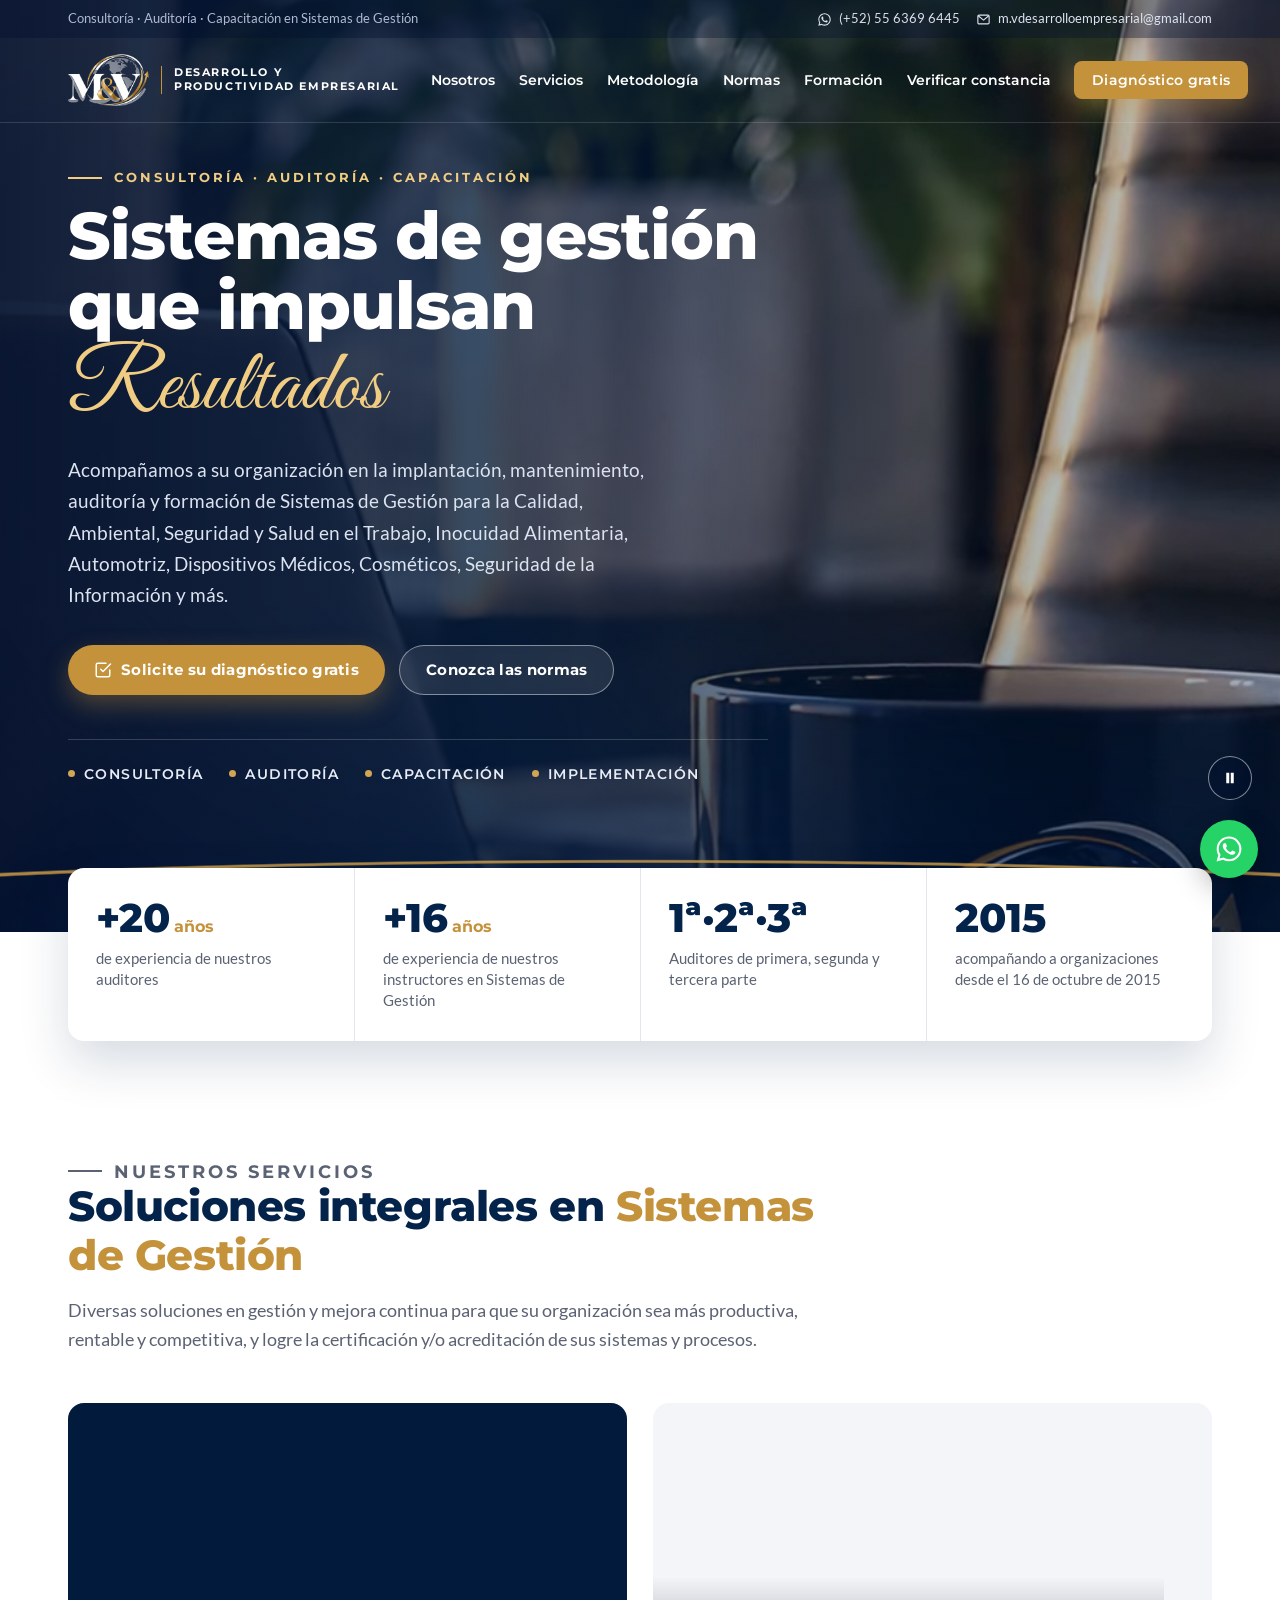
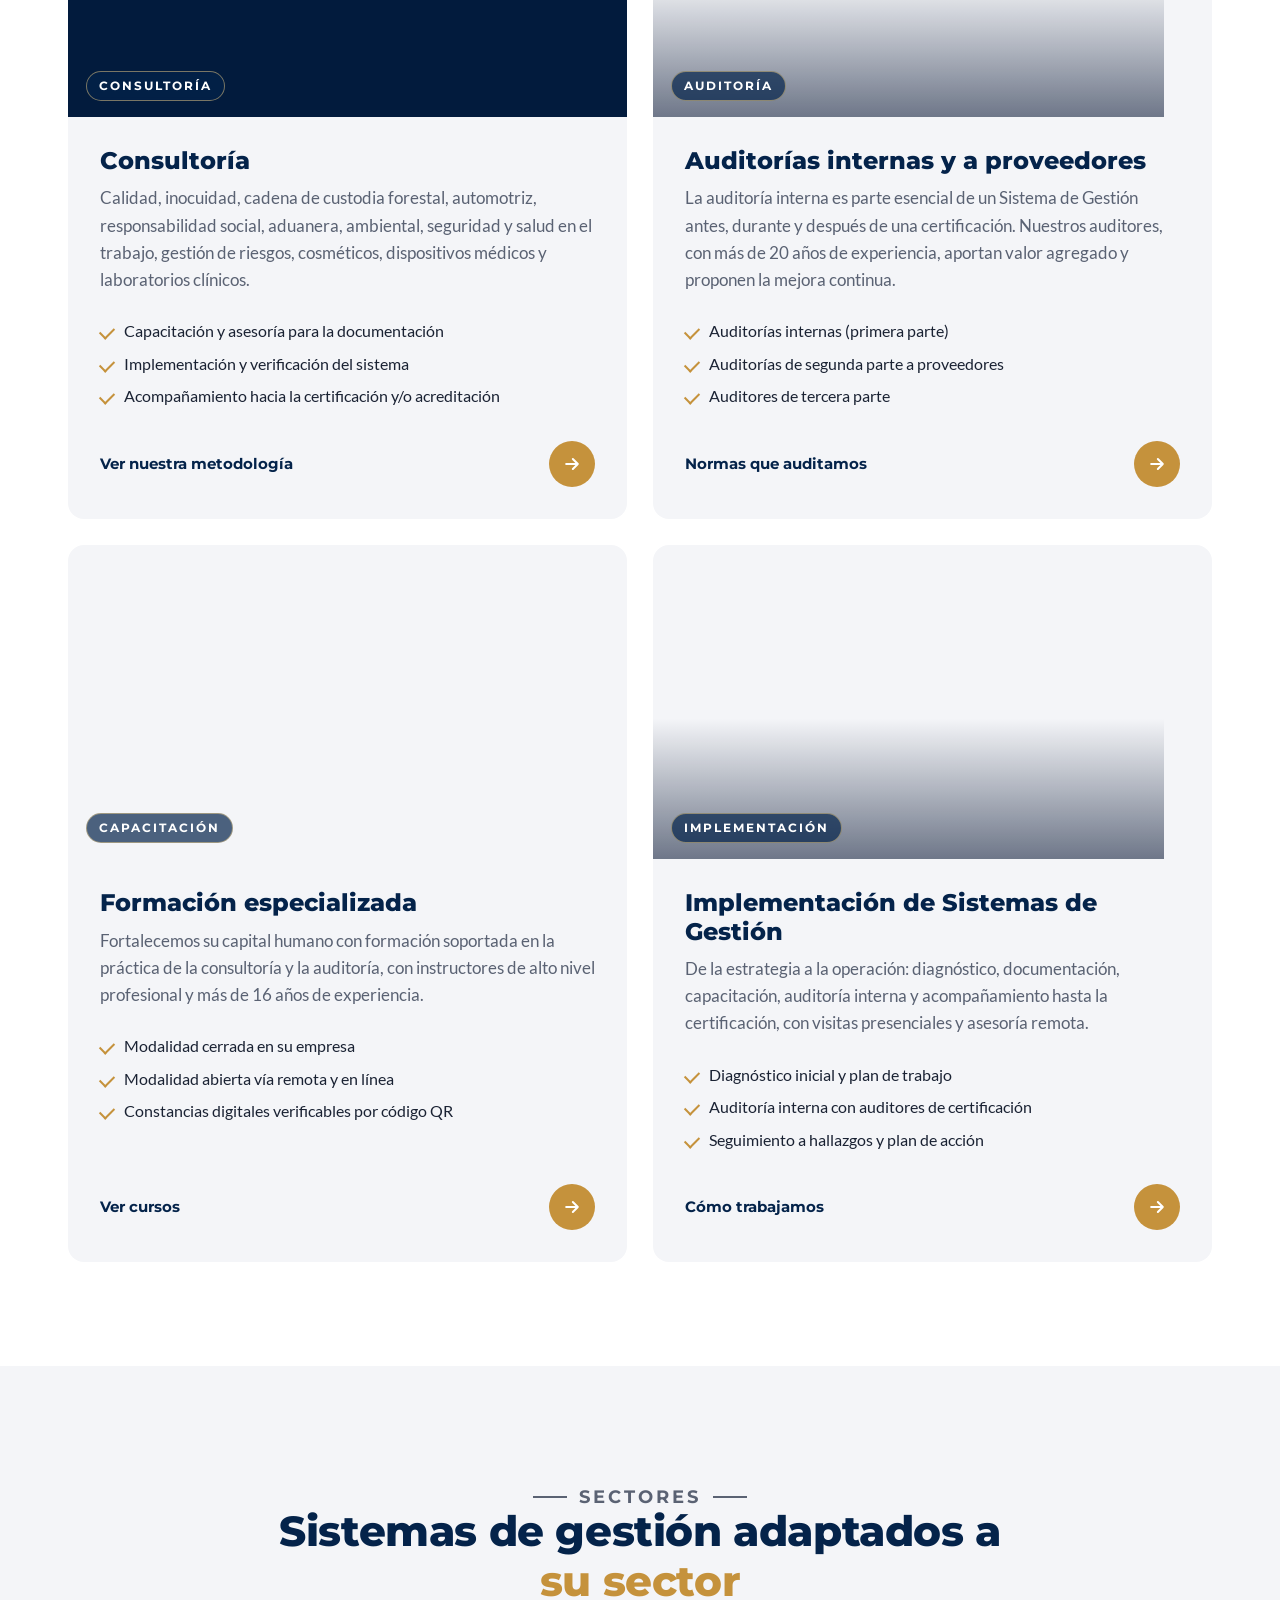
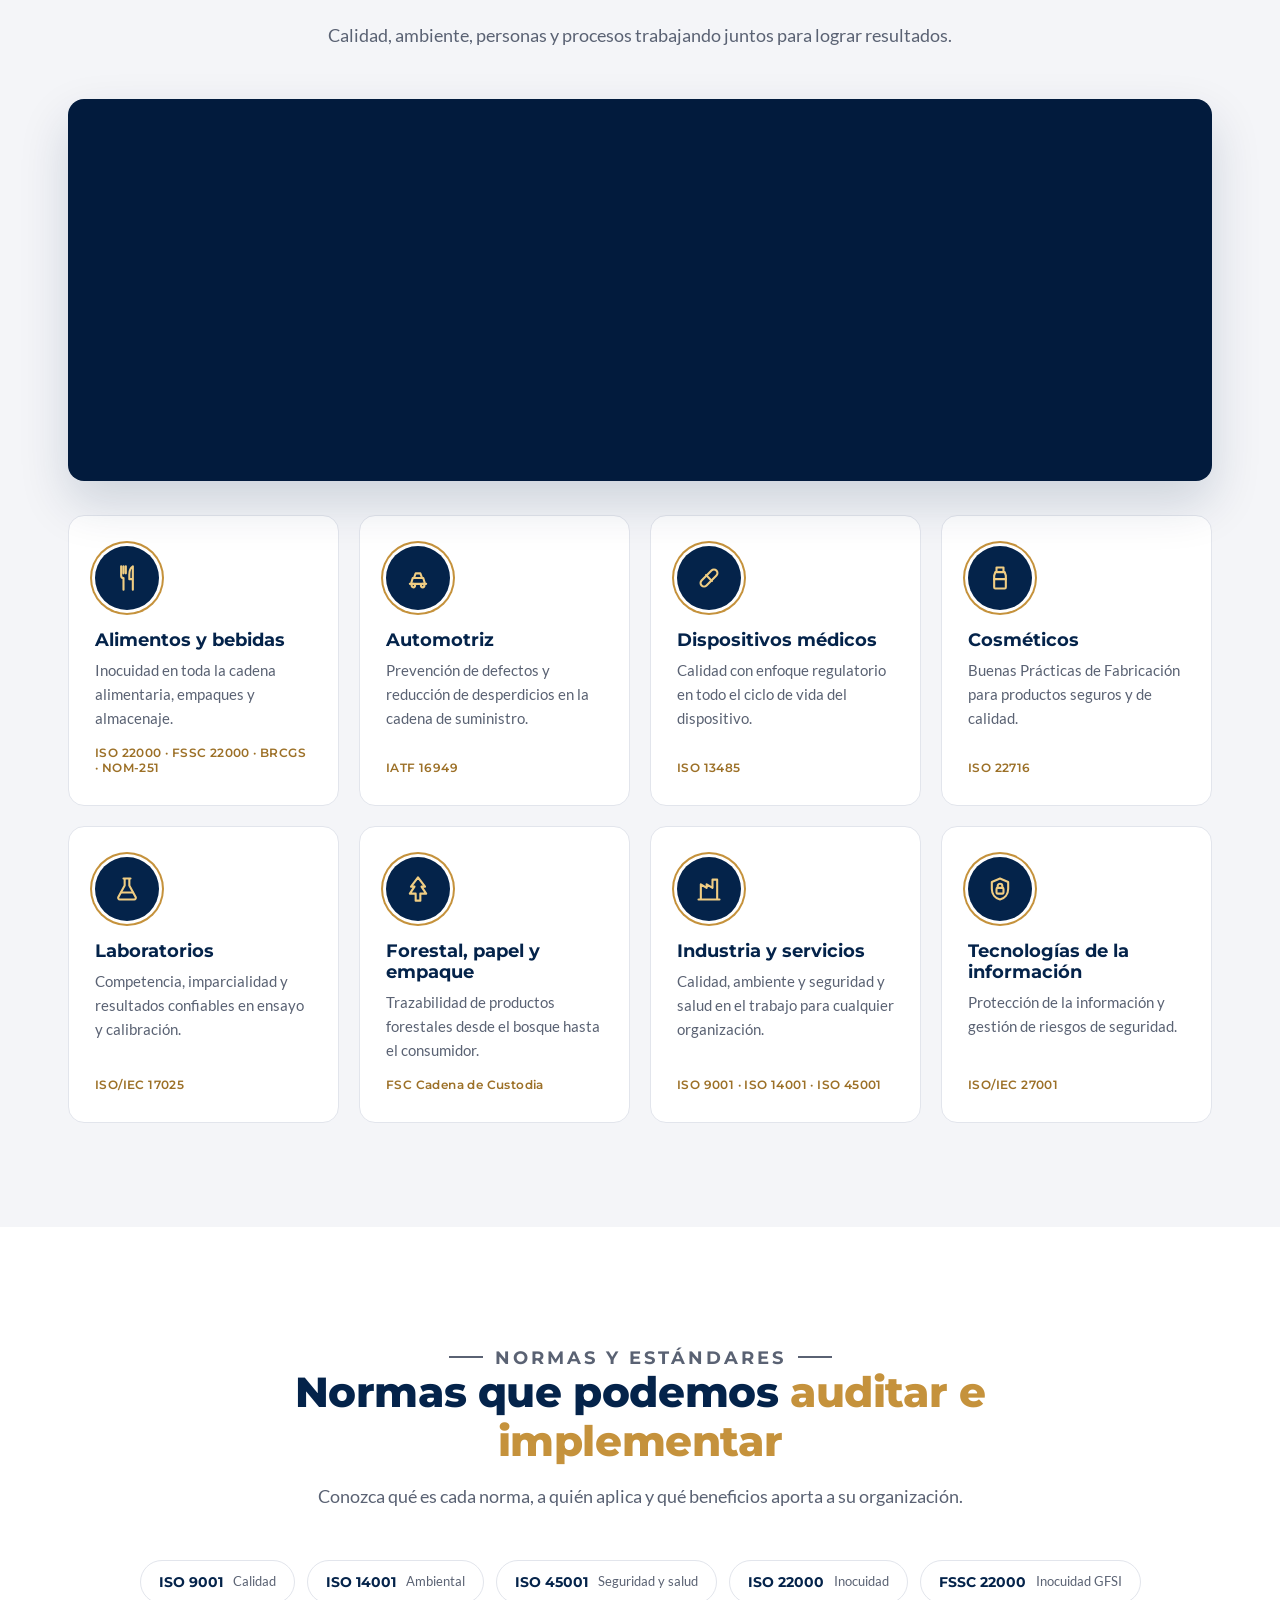
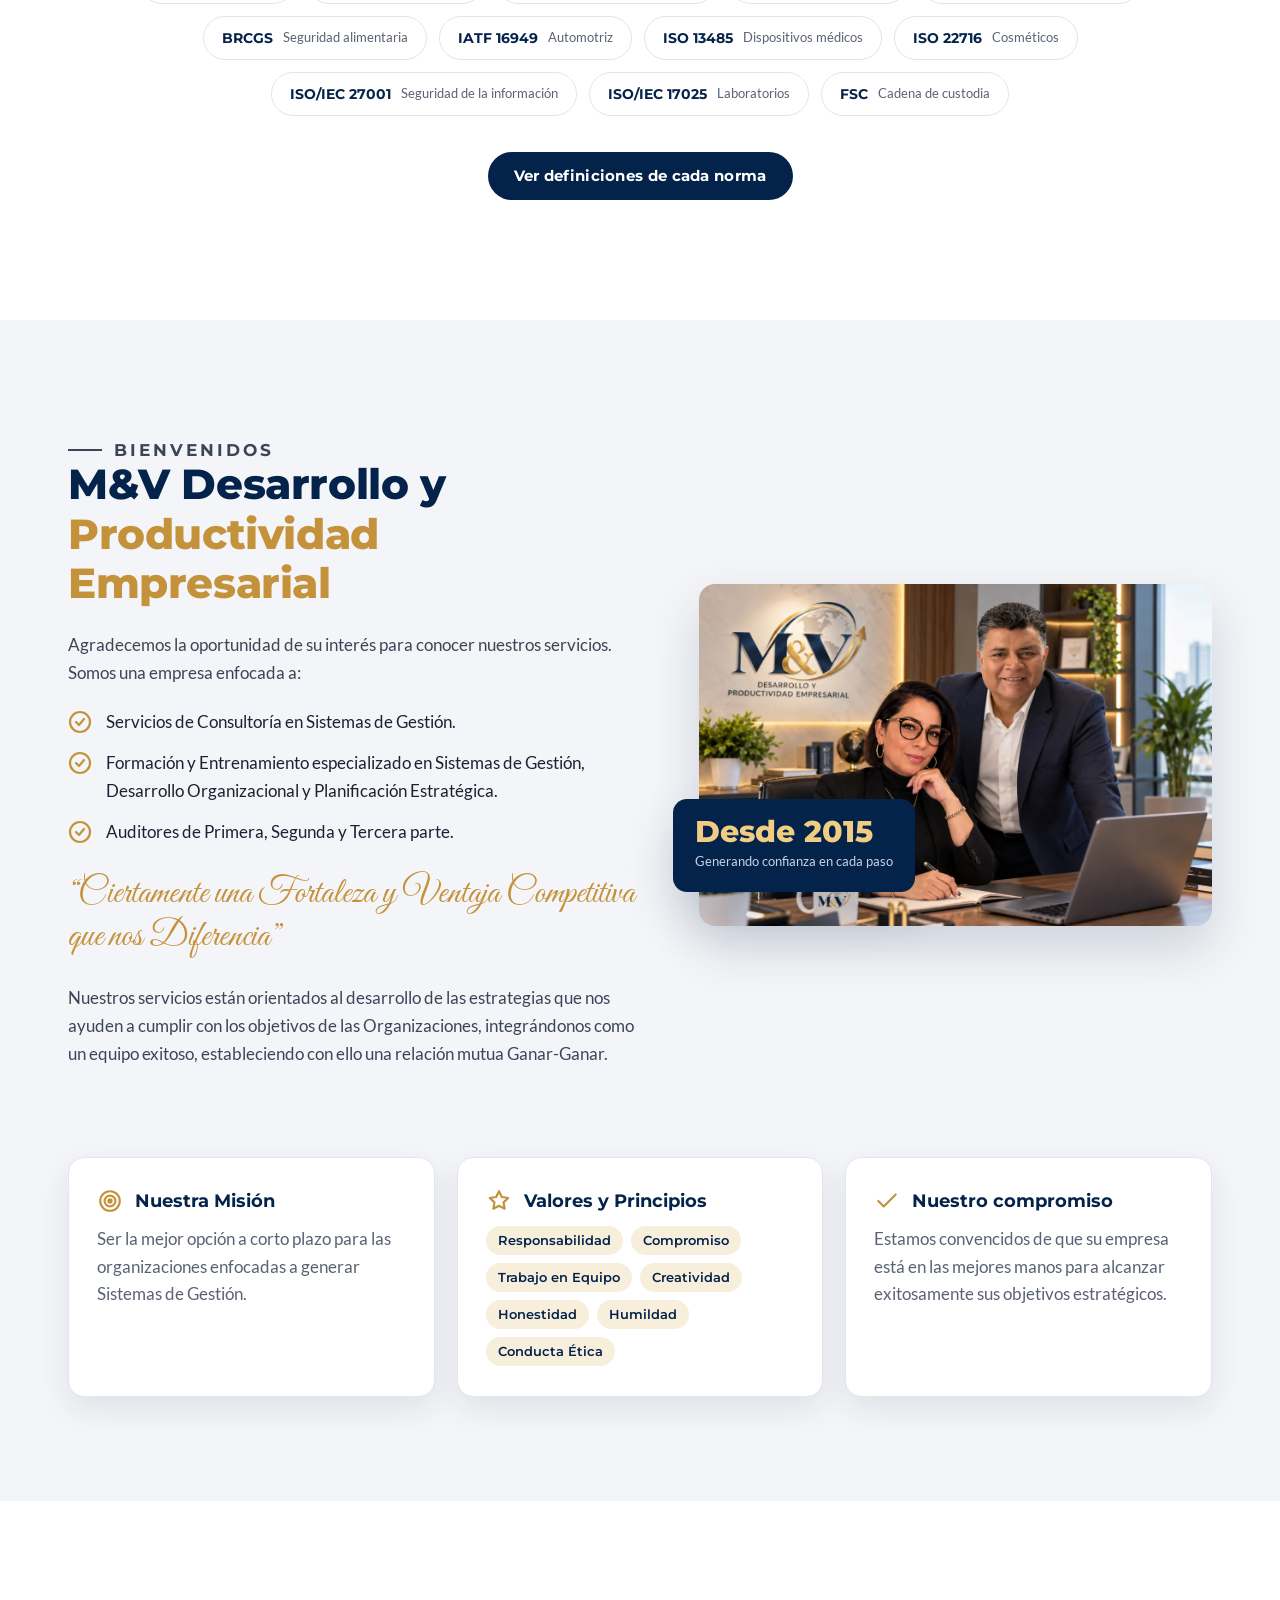
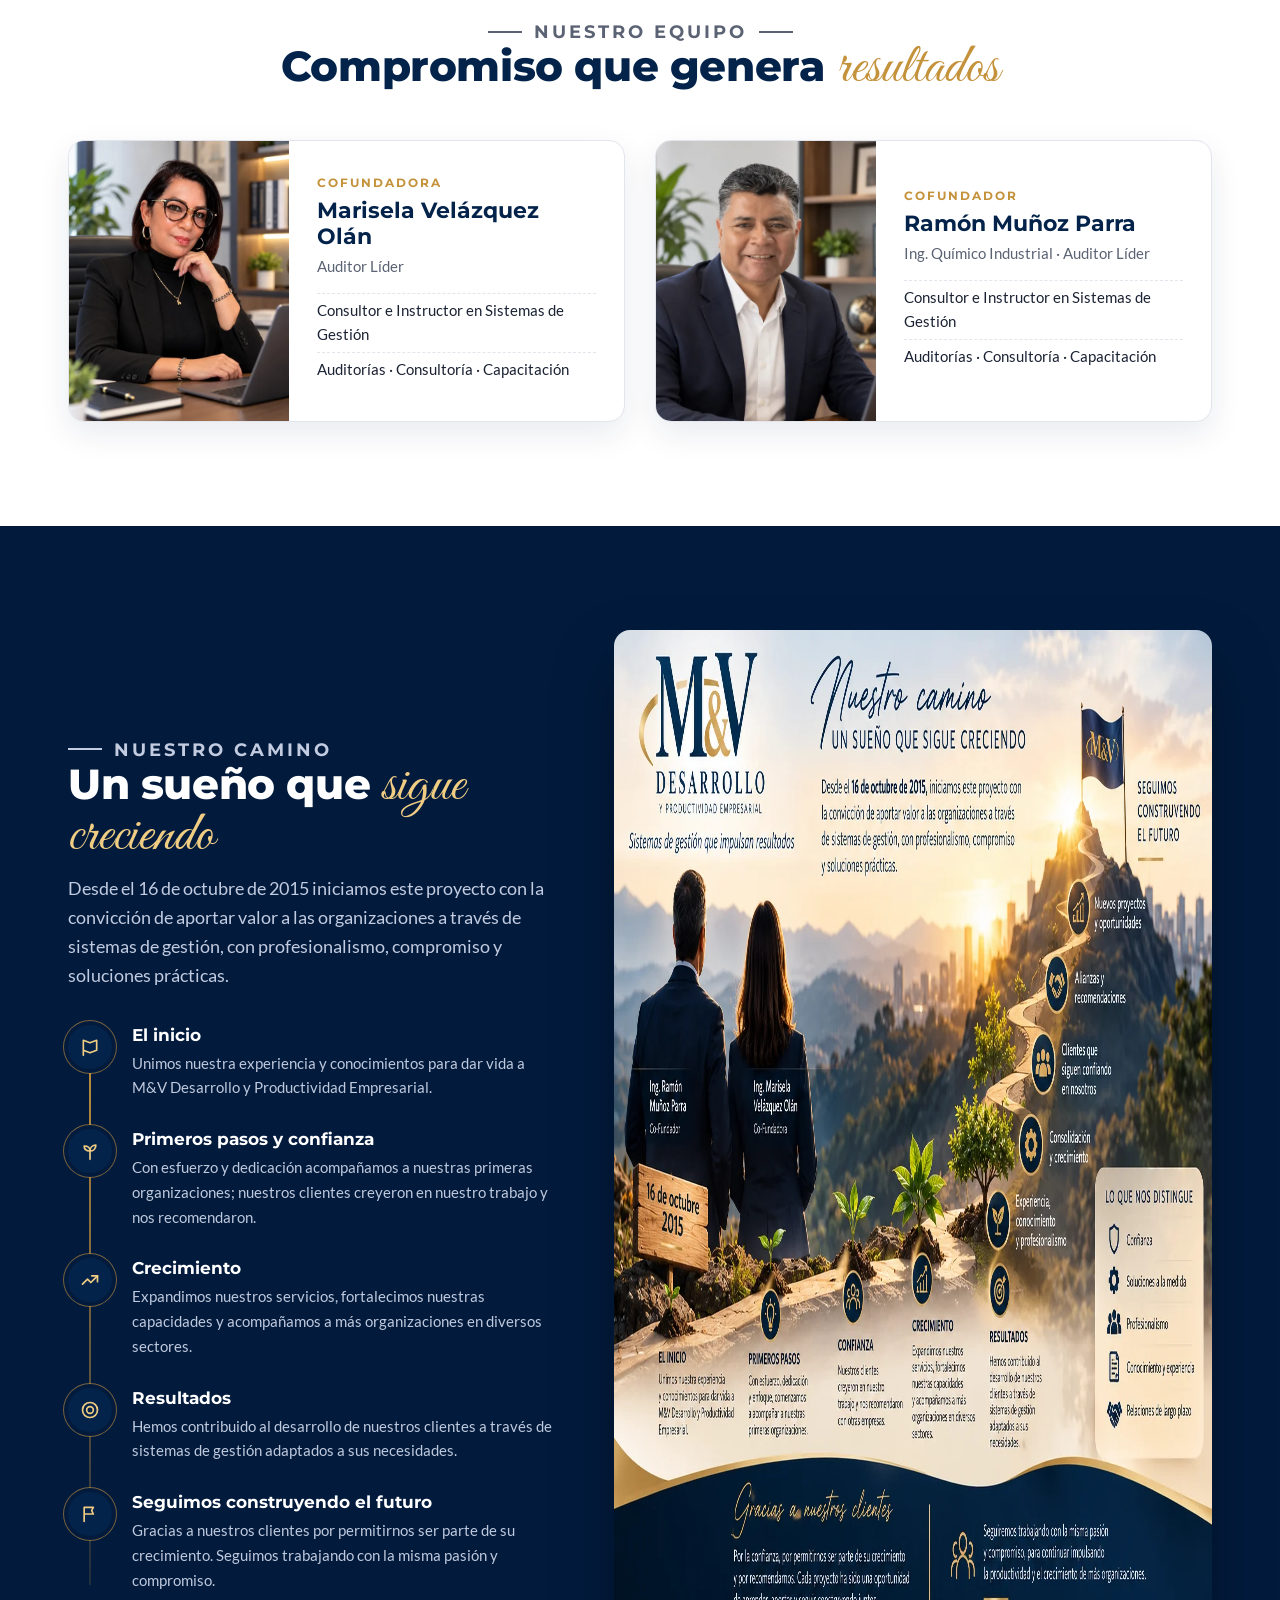
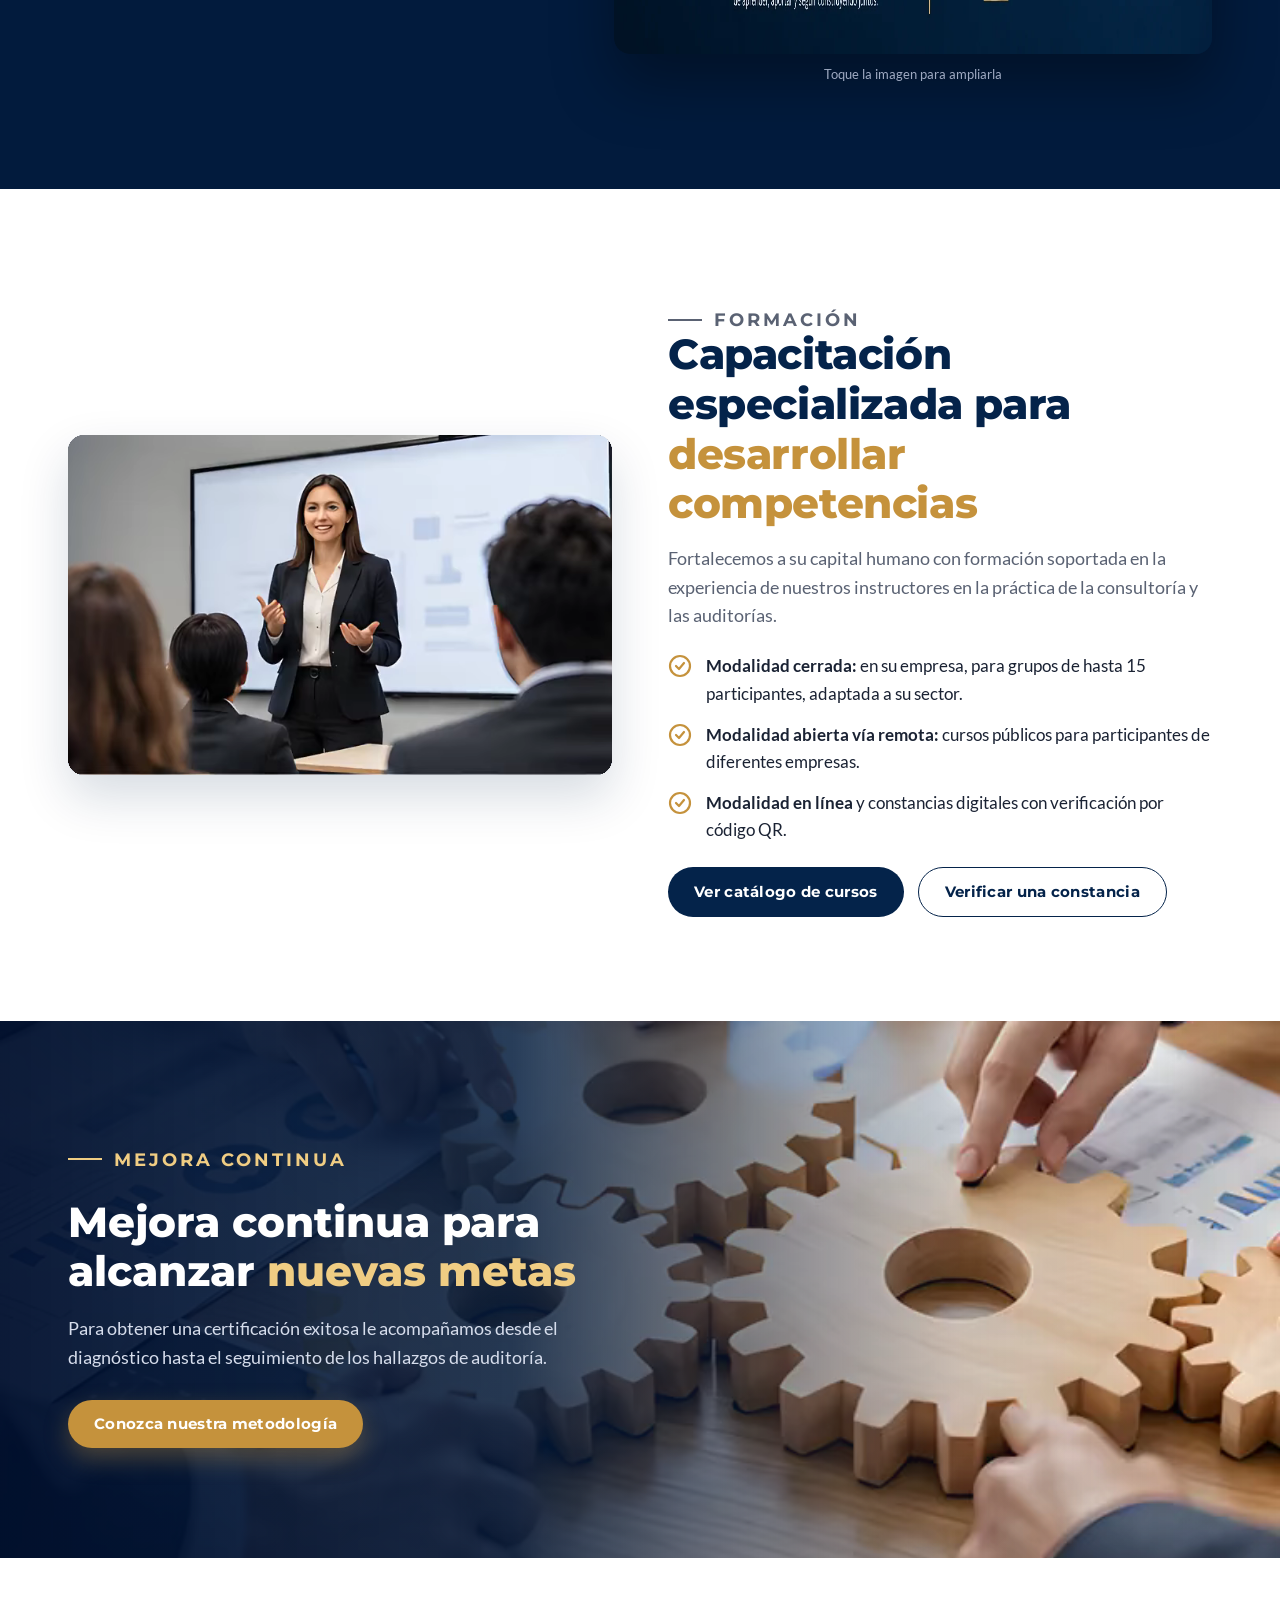
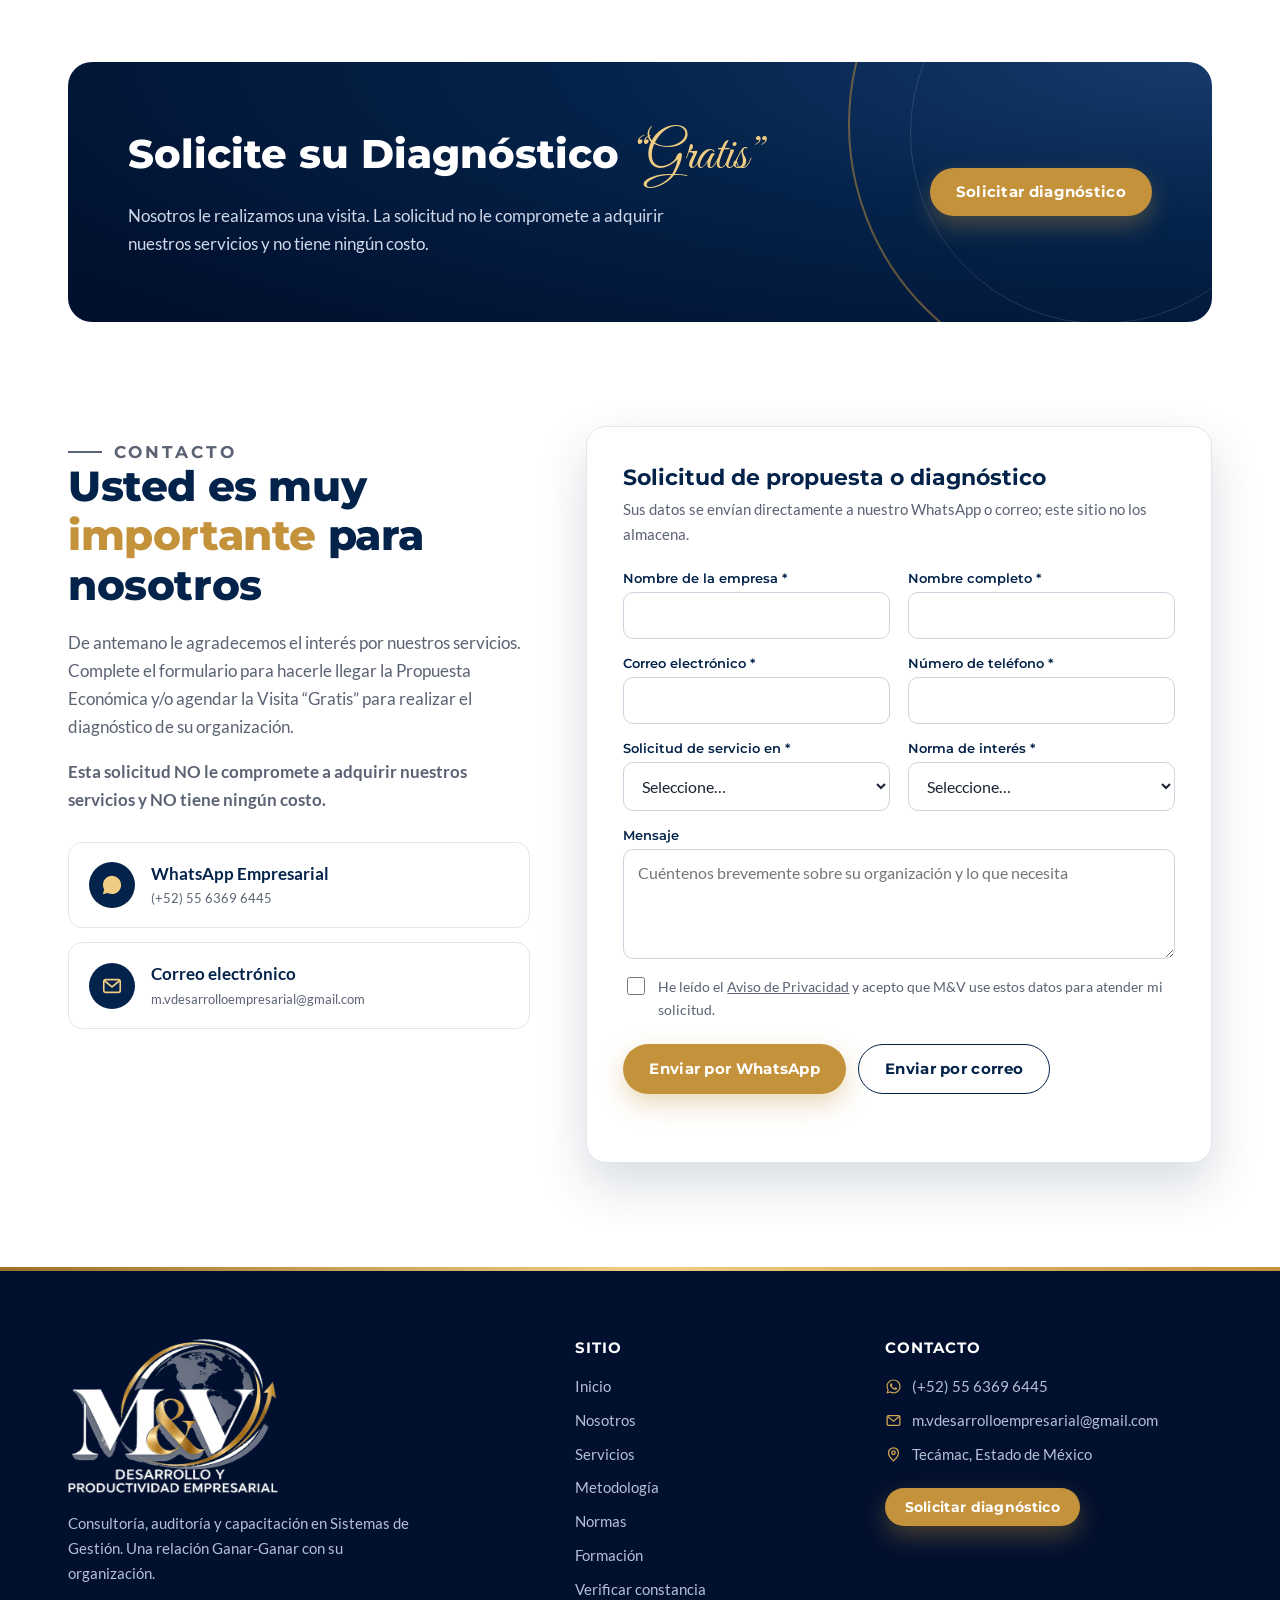
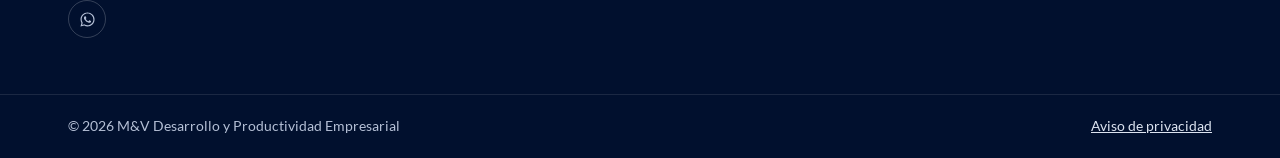
<file: index.html>
<!DOCTYPE html>
<html lang="es">
<head>
  <meta charset="utf-8">
  <meta name="viewport" content="width=device-width, initial-scale=1">
  <title>M&amp;V Desarrollo y Productividad Empresarial | Consultoría, Auditoría y Capacitación en Sistemas de Gestión</title>
  <meta name="description" content="Consultoría, auditorías de primera, segunda y tercera parte y capacitación en Sistemas de Gestión: ISO 9001, ISO 14001, ISO 45001, ISO 22000, FSSC 22000, IATF 16949, ISO 13485, ISO/IEC 27001, BRCGS, FSC y más.">
  <meta name="theme-color" content="#04234A">
  <link rel="canonical" href="https://mv-desarrollo.github.io/">
  <meta property="og:type" content="website">
  <meta property="og:url" content="https://mv-desarrollo.github.io/">
  <meta property="og:title" content="M&amp;V Desarrollo y Productividad Empresarial">
  <meta property="og:description" content="Sistemas de gestión que impulsan resultados. Consultoría, auditoría y capacitación. Solicite su diagnóstico gratis.">
  <meta property="og:image" content="https://mv-desarrollo.github.io/img/og-mv.jpg">
  <meta name="twitter:card" content="summary_large_image">
  <link rel="icon" href="img/favicon.svg" type="image/svg+xml">
  <link rel="apple-touch-icon" href="img/apple-touch-icon.png">
  <link rel="preload" href="fonts/montserrat-latin-800-normal.woff2" as="font" type="font/woff2" crossorigin>
  <link rel="stylesheet" href="css/estilos.css?v=20261014">
</head>
<body data-pagina="inicio" class="transparente">
  <div id="encabezado"></div>

  <main id="contenido">
  <!-- PORTADA CON VIDEO -->
  <section class="hero-video" aria-label="Presentación">
    <video id="videoPortada" data-auto muted loop playsinline preload="metadata" poster="video/hero.webp" aria-hidden="true">
      <source src="video/hero-480.webm" type="video/webm" media="(max-width: 700px)">
      <source src="video/hero-480.mp4" type="video/mp4" media="(max-width: 700px)">
      <source src="video/hero.webm" type="video/webm">
      <source src="video/hero.mp4" type="video/mp4">
    </video>
    <div class="in">
      <div class="contenido">
        <p class="eyebrow">Consultoría · Auditoría · Capacitación</p>
        <h1>Sistemas de gestión que impulsan <span class="script">Resultados</span></h1>
        <p class="lead">Acompañamos a su organización en la implantación, mantenimiento, auditoría y formación de Sistemas de Gestión para la Calidad, Ambiental, Seguridad y Salud en el Trabajo, Inocuidad Alimentaria, Automotriz, Dispositivos Médicos, Cosméticos, Seguridad de la Información y más.</p>
        <div class="acciones">
          <a class="btn btn-oro" href="#contacto">
            <svg viewBox="0 0 24 24" fill="none" stroke="currentColor" stroke-width="2" stroke-linecap="round" stroke-linejoin="round" aria-hidden="true"><path d="M9 11l3 3L22 4"/><path d="M21 12v7a2 2 0 0 1-2 2H5a2 2 0 0 1-2-2V5a2 2 0 0 1 2-2h11"/></svg>
            Solicite su diagnóstico gratis
          </a>
          <a class="btn btn-claro" href="normas.html">Conozca las normas</a>
        </div>
        <div class="pilares" aria-label="Nuestros servicios">
          <span>Consultoría</span><span>Auditoría</span><span>Capacitación</span><span>Implementación</span>
        </div>
      </div>
    </div>
    <button class="pausa" type="button" data-pausa="videoPortada"></button>
  </section>

  <!-- DATOS -->
  <div class="franja-datos"><div class="in"><div class="caja revelar">
    <div class="dato-h"><div class="num">+20<small>años</small></div><p>de experiencia de nuestros auditores</p></div>
    <div class="dato-h"><div class="num">+16<small>años</small></div><p>de experiencia de nuestros instructores en Sistemas de Gestión</p></div>
    <div class="dato-h"><div class="num">1ª·2ª·3ª</div><p>Auditores de primera, segunda y tercera parte</p></div>
    <div class="dato-h"><div class="num">2015</div><p>acompañando a organizaciones desde el 16 de octubre de 2015</p></div>
  </div></div></div>

  <!-- SERVICIOS -->
  <section class="seccion" id="servicios">
    <div class="in">
      <div class="titulo-sec revelar">
        <p class="eyebrow">Nuestros servicios</p>
        <h2>Soluciones integrales en <span>Sistemas de Gestión</span></h2>
        <p>Diversas soluciones en gestión y mejora continua para que su organización sea más productiva, rentable y competitiva, y logre la certificación y/o acreditación de sus sistemas y procesos.</p>
      </div>
      <div class="servicios">
        <a class="servicio revelar" href="metodologia.html">
          <div class="medio">
            <video data-auto muted loop playsinline preload="none" poster="video/consultoria.webp" aria-hidden="true"><source data-src="video/consultoria.webm" type="video/webm"><source data-src="video/consultoria.mp4" type="video/mp4"></video>
            <span class="etiqueta">Consultoría</span>
          </div>
          <div class="cuerpo">
            <h3>Consultoría</h3>
            <p>Calidad, inocuidad, cadena de custodia forestal, automotriz, responsabilidad social, aduanera, ambiental, seguridad y salud en el trabajo, gestión de riesgos, cosméticos, dispositivos médicos y laboratorios clínicos.</p>
            <ul>
              <li>Capacitación y asesoría para la documentación</li>
              <li>Implementación y verificación del sistema</li>
              <li>Acompañamiento hacia la certificación y/o acreditación</li>
            </ul>
            <div class="pie-tarjeta">Ver nuestra metodología <span class="flecha"><svg viewBox="0 0 24 24" fill="none" stroke="currentColor" stroke-width="2.4" stroke-linecap="round" stroke-linejoin="round" aria-hidden="true"><path d="M5 12h14M13 6l6 6-6 6"/></svg></span></div>
          </div>
        </a>
        <a class="servicio revelar" href="normas.html">
          <div class="medio">
            <video data-auto muted loop playsinline preload="none" poster="video/auditoria.webp" aria-hidden="true"><source data-src="video/auditoria.webm" type="video/webm"><source data-src="video/auditoria.mp4" type="video/mp4"></video>
            <span class="etiqueta">Auditoría</span>
          </div>
          <div class="cuerpo">
            <h3>Auditorías internas y a proveedores</h3>
            <p>La auditoría interna es parte esencial de un Sistema de Gestión antes, durante y después de una certificación. Nuestros auditores, con más de 20 años de experiencia, aportan valor agregado y proponen la mejora continua.</p>
            <ul>
              <li>Auditorías internas (primera parte)</li>
              <li>Auditorías de segunda parte a proveedores</li>
              <li>Auditores de tercera parte</li>
            </ul>
            <div class="pie-tarjeta">Normas que auditamos <span class="flecha"><svg viewBox="0 0 24 24" fill="none" stroke="currentColor" stroke-width="2.4" stroke-linecap="round" stroke-linejoin="round" aria-hidden="true"><path d="M5 12h14M13 6l6 6-6 6"/></svg></span></div>
          </div>
        </a>
        <a class="servicio revelar" href="formacion.html">
          <div class="medio">
            <video data-auto muted loop playsinline preload="none" poster="video/capacitacion.webp" aria-hidden="true"><source data-src="video/capacitacion.webm" type="video/webm"><source data-src="video/capacitacion.mp4" type="video/mp4"></video>
            <span class="etiqueta">Capacitación</span>
          </div>
          <div class="cuerpo">
            <h3>Formación especializada</h3>
            <p>Fortalecemos su capital humano con formación soportada en la práctica de la consultoría y la auditoría, con instructores de alto nivel profesional y más de 16 años de experiencia.</p>
            <ul>
              <li>Modalidad cerrada en su empresa</li>
              <li>Modalidad abierta vía remota y en línea</li>
              <li>Constancias digitales verificables por código QR</li>
            </ul>
            <div class="pie-tarjeta">Ver cursos <span class="flecha"><svg viewBox="0 0 24 24" fill="none" stroke="currentColor" stroke-width="2.4" stroke-linecap="round" stroke-linejoin="round" aria-hidden="true"><path d="M5 12h14M13 6l6 6-6 6"/></svg></span></div>
          </div>
        </a>
        <a class="servicio revelar" href="metodologia.html#pasos">
          <div class="medio">
            <video data-auto muted loop playsinline preload="none" poster="video/escritorio.webp" aria-hidden="true"><source data-src="video/escritorio.webm" type="video/webm"><source data-src="video/escritorio.mp4" type="video/mp4"></video>
            <span class="etiqueta">Implementación</span>
          </div>
          <div class="cuerpo">
            <h3>Implementación de Sistemas de Gestión</h3>
            <p>De la estrategia a la operación: diagnóstico, documentación, capacitación, auditoría interna y acompañamiento hasta la certificación, con visitas presenciales y asesoría remota.</p>
            <ul>
              <li>Diagnóstico inicial y plan de trabajo</li>
              <li>Auditoría interna con auditores de certificación</li>
              <li>Seguimiento a hallazgos y plan de acción</li>
            </ul>
            <div class="pie-tarjeta">Cómo trabajamos <span class="flecha"><svg viewBox="0 0 24 24" fill="none" stroke="currentColor" stroke-width="2.4" stroke-linecap="round" stroke-linejoin="round" aria-hidden="true"><path d="M5 12h14M13 6l6 6-6 6"/></svg></span></div>
          </div>
        </a>
      </div>
    </div>
  </section>

  <!-- SECTORES -->
  <section class="seccion gris" id="sectores">
    <div class="in">
      <div class="titulo-sec centro revelar">
        <p class="eyebrow">Sectores</p>
        <h2>Sistemas de gestión adaptados a <span>su sector</span></h2>
        <p>Calidad, ambiente, personas y procesos trabajando juntos para lograr resultados.</p>
      </div>
      <div class="video-marco revelar" style="aspect-ratio:3/1;margin-bottom:34px">
        <video data-auto muted loop playsinline preload="none" poster="video/calidad.webp" aria-hidden="true"><source data-src="video/calidad.webm" type="video/webm"><source data-src="video/calidad.mp4" type="video/mp4"></video>
      </div>
      <div class="sectores">
        <a class="sector revelar" href="normas.html#inocuidad">
          <span class="ico-oro"><svg viewBox="0 0 24 24" fill="none" stroke="currentColor" stroke-width="1.8" stroke-linecap="round" stroke-linejoin="round" aria-hidden="true"><path d="M7 2v8a2 2 0 0 0 2 2v10M7 2v6M11 2v6M9 2v6"/><path d="M17 22V2c-2.2 1.2-3 3.6-3 7v4h3"/></svg></span>
          <h3>Alimentos y bebidas</h3><p>Inocuidad en toda la cadena alimentaria, empaques y almacenaje.</p>
          <span class="normas-mini">ISO 22000 · FSSC 22000 · BRCGS · NOM-251</span>
        </a>
        <a class="sector revelar" href="normas.html#iatf-16949">
          <span class="ico-oro"><svg viewBox="0 0 24 24" fill="none" stroke="currentColor" stroke-width="1.8" stroke-linecap="round" stroke-linejoin="round" aria-hidden="true"><path d="M5 17h14M6 17l1.5-5h9L18 17"/><path d="M8.5 12 10 8h4l1.5 4"/><circle cx="8" cy="18.5" r="1.5"/><circle cx="16" cy="18.5" r="1.5"/></svg></span>
          <h3>Automotriz</h3><p>Prevención de defectos y reducción de desperdicios en la cadena de suministro.</p>
          <span class="normas-mini">IATF 16949</span>
        </a>
        <a class="sector revelar" href="normas.html#iso-13485">
          <span class="ico-oro"><svg viewBox="0 0 24 24" fill="none" stroke="currentColor" stroke-width="1.8" stroke-linecap="round" stroke-linejoin="round" aria-hidden="true"><rect x="3" y="9" width="18" height="6" rx="3" transform="rotate(-45 12 12)"/><path d="m9.5 9.5 5 5"/></svg></span>
          <h3>Dispositivos médicos</h3><p>Calidad con enfoque regulatorio en todo el ciclo de vida del dispositivo.</p>
          <span class="normas-mini">ISO 13485</span>
        </a>
        <a class="sector revelar" href="normas.html#iso-22716">
          <span class="ico-oro"><svg viewBox="0 0 24 24" fill="none" stroke="currentColor" stroke-width="1.8" stroke-linecap="round" stroke-linejoin="round" aria-hidden="true"><path d="M9 3h6v4H9zM8 7h8l1 3v10a1 1 0 0 1-1 1H8a1 1 0 0 1-1-1V10z"/><path d="M7 13h10"/></svg></span>
          <h3>Cosméticos</h3><p>Buenas Prácticas de Fabricación para productos seguros y de calidad.</p>
          <span class="normas-mini">ISO 22716</span>
        </a>
        <a class="sector revelar" href="normas.html#iso-17025">
          <span class="ico-oro"><svg viewBox="0 0 24 24" fill="none" stroke="currentColor" stroke-width="1.8" stroke-linecap="round" stroke-linejoin="round" aria-hidden="true"><path d="M9 3h6M10 3v6L4.5 19a1.5 1.5 0 0 0 1.3 2h12.4a1.5 1.5 0 0 0 1.3-2L14 9V3"/><path d="M7 15h10"/></svg></span>
          <h3>Laboratorios</h3><p>Competencia, imparcialidad y resultados confiables en ensayo y calibración.</p>
          <span class="normas-mini">ISO/IEC 17025</span>
        </a>
        <a class="sector revelar" href="normas.html#fsc">
          <span class="ico-oro"><svg viewBox="0 0 24 24" fill="none" stroke="currentColor" stroke-width="1.8" stroke-linecap="round" stroke-linejoin="round" aria-hidden="true"><path d="M12 2 6 10h3l-4 6h5v6h4v-6h5l-4-6h3z"/></svg></span>
          <h3>Forestal, papel y empaque</h3><p>Trazabilidad de productos forestales desde el bosque hasta el consumidor.</p>
          <span class="normas-mini">FSC Cadena de Custodia</span>
        </a>
        <a class="sector revelar" href="normas.html#iso-9001">
          <span class="ico-oro"><svg viewBox="0 0 24 24" fill="none" stroke="currentColor" stroke-width="1.8" stroke-linecap="round" stroke-linejoin="round" aria-hidden="true"><path d="M3 21h18M5 21V8l5 3V8l5 3V4h4v17"/></svg></span>
          <h3>Industria y servicios</h3><p>Calidad, ambiente y seguridad y salud en el trabajo para cualquier organización.</p>
          <span class="normas-mini">ISO 9001 · ISO 14001 · ISO 45001</span>
        </a>
        <a class="sector revelar" href="normas.html#iso-27001">
          <span class="ico-oro"><svg viewBox="0 0 24 24" fill="none" stroke="currentColor" stroke-width="1.8" stroke-linecap="round" stroke-linejoin="round" aria-hidden="true"><path d="M12 3l7 3v6c0 4.5-3 8-7 9-4-1-7-4.5-7-9V6l7-3z"/><rect x="9" y="11" width="6" height="5" rx="1"/><path d="M10 11V9.5a2 2 0 0 1 4 0V11"/></svg></span>
          <h3>Tecnologías de la información</h3><p>Protección de la información y gestión de riesgos de seguridad.</p>
          <span class="normas-mini">ISO/IEC 27001</span>
        </a>
      </div>
    </div>
  </section>

  <!-- NORMAS -->
  <section class="seccion" id="normas">
    <div class="in">
      <div class="titulo-sec centro revelar">
        <p class="eyebrow">Normas y estándares</p>
        <h2>Normas que podemos <span>auditar e implementar</span></h2>
        <p>Conozca qué es cada norma, a quién aplica y qué beneficios aporta a su organización.</p>
      </div>
      <div class="normas-chips revelar">
        <a class="chip-norma" href="normas.html#iso-9001">ISO 9001 <small>Calidad</small></a>
        <a class="chip-norma" href="normas.html#iso-14001">ISO 14001 <small>Ambiental</small></a>
        <a class="chip-norma" href="normas.html#iso-45001">ISO 45001 <small>Seguridad y salud</small></a>
        <a class="chip-norma" href="normas.html#iso-22000">ISO 22000 <small>Inocuidad</small></a>
        <a class="chip-norma" href="normas.html#fssc-22000">FSSC 22000 <small>Inocuidad GFSI</small></a>
        <a class="chip-norma" href="normas.html#brcgs">BRCGS <small>Seguridad alimentaria</small></a>
        <a class="chip-norma" href="normas.html#iatf-16949">IATF 16949 <small>Automotriz</small></a>
        <a class="chip-norma" href="normas.html#iso-13485">ISO 13485 <small>Dispositivos médicos</small></a>
        <a class="chip-norma" href="normas.html#iso-22716">ISO 22716 <small>Cosméticos</small></a>
        <a class="chip-norma" href="normas.html#iso-27001">ISO/IEC 27001 <small>Seguridad de la información</small></a>
        <a class="chip-norma" href="normas.html#iso-17025">ISO/IEC 17025 <small>Laboratorios</small></a>
        <a class="chip-norma" href="normas.html#fsc">FSC <small>Cadena de custodia</small></a>
      </div>
      <p style="text-align:center;margin-top:36px"><a class="btn btn-navy" href="normas.html">Ver definiciones de cada norma</a></p>
    </div>
  </section>

  <!-- NOSOTROS -->
  <section class="seccion gris" id="nosotros">
    <div class="in">
      <div class="nosotros">
        <div class="texto revelar">
          <div class="titulo-sec" style="margin-bottom:22px">
            <p class="eyebrow">Bienvenidos</p>
            <h2>M&amp;V Desarrollo y <span>Productividad Empresarial</span></h2>
          </div>
          <p>Agradecemos la oportunidad de su interés para conocer nuestros servicios. Somos una empresa enfocada a:</p>
          <ul class="lista-check">
            <li><svg viewBox="0 0 24 24" fill="none" stroke="currentColor" stroke-width="2.2" stroke-linecap="round" stroke-linejoin="round" aria-hidden="true"><circle cx="12" cy="12" r="10"/><path d="m8 12 3 3 5-6"/></svg>Servicios de Consultoría en Sistemas de Gestión.</li>
            <li><svg viewBox="0 0 24 24" fill="none" stroke="currentColor" stroke-width="2.2" stroke-linecap="round" stroke-linejoin="round" aria-hidden="true"><circle cx="12" cy="12" r="10"/><path d="m8 12 3 3 5-6"/></svg>Formación y Entrenamiento especializado en Sistemas de Gestión, Desarrollo Organizacional y Planificación Estratégica.</li>
            <li><svg viewBox="0 0 24 24" fill="none" stroke="currentColor" stroke-width="2.2" stroke-linecap="round" stroke-linejoin="round" aria-hidden="true"><circle cx="12" cy="12" r="10"/><path d="m8 12 3 3 5-6"/></svg>Auditores de Primera, Segunda y Tercera parte.</li>
          </ul>
          <p class="cita">“Ciertamente una Fortaleza y Ventaja Competitiva que nos Diferencia”</p>
          <p>Nuestros servicios están orientados al desarrollo de las estrategias que nos ayuden a cumplir con los objetivos de las Organizaciones, integrándonos como un equipo exitoso, estableciendo con ello una relación mutua Ganar-Ganar.</p>
        </div>
        <div class="foto-marco revelar">
          <img src="img/equipo/duo.webp" alt="Marisela Velázquez Olán y Ramón Muñoz Parra, cofundadores de M&amp;V, en su oficina" width="1200" height="800" loading="lazy">
          <div class="sello"><b>Desde 2015</b><span>Generando confianza en cada paso</span></div>
        </div>
      </div>

      <div class="mvv">
        <div class="card revelar">
          <h3><svg viewBox="0 0 24 24" fill="none" stroke="currentColor" stroke-width="2" stroke-linecap="round" stroke-linejoin="round" aria-hidden="true"><circle cx="12" cy="12" r="9"/><circle cx="12" cy="12" r="5"/><circle cx="12" cy="12" r="1.5" fill="currentColor"/></svg>Nuestra Misión</h3>
          <p>Ser la mejor opción a corto plazo para las organizaciones enfocadas a generar Sistemas de Gestión.</p>
        </div>
        <div class="card revelar">
          <h3><svg viewBox="0 0 24 24" fill="none" stroke="currentColor" stroke-width="2" stroke-linecap="round" stroke-linejoin="round" aria-hidden="true"><path d="M12 3l2.6 5.3 5.9.9-4.3 4.1 1 5.8L12 16.4 6.8 19.1l1-5.8L3.5 9.2l5.9-.9Z"/></svg>Valores y Principios</h3>
          <div class="chips">
            <span class="chip">Responsabilidad</span><span class="chip">Compromiso</span><span class="chip">Trabajo en Equipo</span>
            <span class="chip">Creatividad</span><span class="chip">Honestidad</span><span class="chip">Humildad</span><span class="chip">Conducta Ética</span>
          </div>
        </div>
        <div class="card revelar">
          <h3><svg viewBox="0 0 24 24" fill="none" stroke="currentColor" stroke-width="2" stroke-linecap="round" stroke-linejoin="round" aria-hidden="true"><path d="M20 6 9 17l-5-5"/></svg>Nuestro compromiso</h3>
          <p>Estamos convencidos de que su empresa está en las mejores manos para alcanzar exitosamente sus objetivos estratégicos.</p>
        </div>
      </div>
    </div>
  </section>

  <!-- EQUIPO -->
  <section class="seccion" id="equipo">
    <div class="in">
      <div class="titulo-sec centro revelar">
        <p class="eyebrow">Nuestro equipo</p>
        <h2>Compromiso que genera <span class="script">resultados</span></h2>
      </div>
      <div class="equipo">
        <article class="persona revelar">
          <img src="img/equipo/marisela.webp" alt="Marisela Velázquez Olán" width="640" height="768" loading="lazy">
          <div class="info">
            <p class="rol">Cofundadora</p>
            <h3>Marisela Velázquez Olán</h3>
            <p class="titulo">Auditor Líder</p>
            <ul><li>Consultor e Instructor en Sistemas de Gestión</li><li>Auditorías · Consultoría · Capacitación</li></ul>
          </div>
        </article>
        <article class="persona revelar">
          <img src="img/equipo/ramon.webp" alt="Ramón Muñoz Parra" width="640" height="672" loading="lazy">
          <div class="info">
            <p class="rol">Cofundador</p>
            <h3>Ramón Muñoz Parra</h3>
            <p class="titulo">Ing. Químico Industrial · Auditor Líder</p>
            <ul><li>Consultor e Instructor en Sistemas de Gestión</li><li>Auditorías · Consultoría · Capacitación</li></ul>
          </div>
        </article>
      </div>
    </div>
  </section>

  <!-- NUESTRO CAMINO -->
  <section class="seccion navy" id="camino">
    <div class="in camino">
      <div class="revelar">
        <div class="titulo-sec" style="margin-bottom:34px">
          <p class="eyebrow">Nuestro camino</p>
          <h2>Un sueño que <span class="script" style="color:var(--oro-3)">sigue creciendo</span></h2>
          <p>Desde el 16 de octubre de 2015 iniciamos este proyecto con la convicción de aportar valor a las organizaciones a través de sistemas de gestión, con profesionalismo, compromiso y soluciones prácticas.</p>
        </div>
        <ol class="tiempo">
          <li><span class="punto"><svg viewBox="0 0 24 24" fill="none" stroke="currentColor" stroke-width="2" stroke-linecap="round" stroke-linejoin="round" aria-hidden="true"><path d="M4 22V4l8 3 8-3v12l-8 3-8-3"/></svg></span><h3>El inicio</h3><p>Unimos nuestra experiencia y conocimientos para dar vida a M&amp;V Desarrollo y Productividad Empresarial.</p></li>
          <li><span class="punto"><svg viewBox="0 0 24 24" fill="none" stroke="currentColor" stroke-width="2" stroke-linecap="round" stroke-linejoin="round" aria-hidden="true"><path d="M12 22V12"/><path d="M12 12C12 8 9 6 5 6c0 4 3 6 7 6zM12 12c0-4 3-7 7-7 0 4-3 7-7 7z"/></svg></span><h3>Primeros pasos y confianza</h3><p>Con esfuerzo y dedicación acompañamos a nuestras primeras organizaciones; nuestros clientes creyeron en nuestro trabajo y nos recomendaron.</p></li>
          <li><span class="punto"><svg viewBox="0 0 24 24" fill="none" stroke="currentColor" stroke-width="2" stroke-linecap="round" stroke-linejoin="round" aria-hidden="true"><path d="M3 17l6-6 4 4 8-8"/><path d="M14 7h7v7"/></svg></span><h3>Crecimiento</h3><p>Expandimos nuestros servicios, fortalecimos nuestras capacidades y acompañamos a más organizaciones en diversos sectores.</p></li>
          <li><span class="punto"><svg viewBox="0 0 24 24" fill="none" stroke="currentColor" stroke-width="2" stroke-linecap="round" stroke-linejoin="round" aria-hidden="true"><circle cx="12" cy="12" r="9"/><circle cx="12" cy="12" r="4"/></svg></span><h3>Resultados</h3><p>Hemos contribuido al desarrollo de nuestros clientes a través de sistemas de gestión adaptados a sus necesidades.</p></li>
          <li><span class="punto"><svg viewBox="0 0 24 24" fill="none" stroke="currentColor" stroke-width="2" stroke-linecap="round" stroke-linejoin="round" aria-hidden="true"><path d="M5 21V4M5 4h11l-2 4 2 4H5"/></svg></span><h3>Seguimos construyendo el futuro</h3><p>Gracias a nuestros clientes por permitirnos ser parte de su crecimiento. Seguimos trabajando con la misma pasión y compromiso.</p></li>
        </ol>
      </div>
      <figure class="revelar">
        <img src="img/nuestro-camino.webp" alt="Infografía Nuestro camino: M&amp;V Desarrollo, un sueño que sigue creciendo desde el 16 de octubre de 2015" width="1536" height="1024" loading="lazy" data-ampliar>
        <figcaption>Toque la imagen para ampliarla</figcaption>
      </figure>
    </div>
  </section>

  <!-- FORMACIÓN -->
  <section class="seccion" id="formacion">
    <div class="in dos-col">
      <div class="video-marco revelar">
        <video data-auto muted loop playsinline preload="none" poster="video/capacitacion.webp" aria-hidden="true"><source data-src="video/capacitacion.webm" type="video/webm"><source data-src="video/capacitacion.mp4" type="video/mp4"></video>
      </div>
      <div class="revelar">
        <div class="titulo-sec" style="margin-bottom:22px">
          <p class="eyebrow">Formación</p>
          <h2>Capacitación especializada para <span>desarrollar competencias</span></h2>
          <p>Fortalecemos a su capital humano con formación soportada en la experiencia de nuestros instructores en la práctica de la consultoría y las auditorías.</p>
        </div>
        <ul class="lista-check">
          <li><svg viewBox="0 0 24 24" fill="none" stroke="currentColor" stroke-width="2.2" stroke-linecap="round" stroke-linejoin="round" aria-hidden="true"><circle cx="12" cy="12" r="10"/><path d="m8 12 3 3 5-6"/></svg><span><b>Modalidad cerrada:</b> en su empresa, para grupos de hasta 15 participantes, adaptada a su sector.</span></li>
          <li><svg viewBox="0 0 24 24" fill="none" stroke="currentColor" stroke-width="2.2" stroke-linecap="round" stroke-linejoin="round" aria-hidden="true"><circle cx="12" cy="12" r="10"/><path d="m8 12 3 3 5-6"/></svg><span><b>Modalidad abierta vía remota:</b> cursos públicos para participantes de diferentes empresas.</span></li>
          <li><svg viewBox="0 0 24 24" fill="none" stroke="currentColor" stroke-width="2.2" stroke-linecap="round" stroke-linejoin="round" aria-hidden="true"><circle cx="12" cy="12" r="10"/><path d="m8 12 3 3 5-6"/></svg><span><b>Modalidad en línea</b> y constancias digitales con verificación por código QR.</span></li>
        </ul>
        <div class="acciones">
          <a class="btn btn-navy" href="formacion.html">Ver catálogo de cursos</a>
          <a class="btn btn-borde" href="verificar.html">Verificar una constancia</a>
        </div>
      </div>
    </div>
  </section>

  <!-- BANDA MEJORA CONTINUA -->
  <section class="banda-video" aria-label="Mejora continua">
    <video data-auto muted loop playsinline preload="none" poster="video/mejora.webp" aria-hidden="true"><source data-src="video/mejora.webm" type="video/webm"><source data-src="video/mejora.mp4" type="video/mp4"></video>
    <div class="in revelar">
      <p class="eyebrow" style="color:var(--oro-3)">Mejora continua</p>
      <h2>Mejora continua para alcanzar <span>nuevas metas</span></h2>
      <p>Para obtener una certificación exitosa le acompañamos desde el diagnóstico hasta el seguimiento de los hallazgos de auditoría.</p>
      <a class="btn btn-oro" href="metodologia.html">Conozca nuestra metodología</a>
    </div>
  </section>

  <!-- CTA -->
  <section class="seccion" style="padding-bottom:0">
    <div class="in">
      <div class="cta revelar">
        <div>
          <h2>Solicite su Diagnóstico <span class="script">“Gratis”</span></h2>
          <p>Nosotros le realizamos una visita. La solicitud no le compromete a adquirir nuestros servicios y no tiene ningún costo.</p>
        </div>
        <div class="acciones">
          <a class="btn btn-oro" href="#contacto">Solicitar diagnóstico</a>
        </div>
      </div>
    </div>
  </section>

  <!-- CONTACTO -->
  <section class="seccion" id="contacto">
    <div class="in contacto">
      <div class="contacto-info revelar">
        <div class="titulo-sec" style="margin-bottom:18px">
          <p class="eyebrow">Contacto</p>
          <h2>Usted es muy <span>importante</span> para nosotros</h2>
        </div>
        <p>De antemano le agradecemos el interés por nuestros servicios. Complete el formulario para hacerle llegar la Propuesta Económica y/o agendar la Visita “Gratis” para realizar el diagnóstico de su organización.</p>
        <p><b>Esta solicitud NO le compromete a adquirir nuestros servicios y NO tiene ningún costo.</b></p>
        <ul class="medios">
          <li><a data-wa="Hola, me gustaría recibir información de los servicios de M&V."><span class="ico-oro"><svg viewBox="0 0 24 24" fill="currentColor" aria-hidden="true"><path d="M19.05 4.91A9.82 9.82 0 0 0 12.04 2C6.59 2 2.15 6.44 2.15 11.9c0 1.75.46 3.45 1.32 4.95L2.05 22l5.25-1.38a9.9 9.9 0 0 0 4.73 1.2h.01c5.46 0 9.9-4.44 9.9-9.9 0-2.65-1.03-5.13-2.89-7.01Z"/></svg></span><span>WhatsApp Empresarial<small>(+52) 55 6369 6445</small></span></a></li>
          <li><a href="mailto:m.vdesarrolloempresarial@gmail.com"><span class="ico-oro"><svg viewBox="0 0 24 24" fill="none" stroke="currentColor" stroke-width="1.8" aria-hidden="true"><rect x="3" y="5" width="18" height="14" rx="2"/><path d="m3.5 6 8.5 7 8.5-7"/></svg></span><span>Correo electrónico<small>m.vdesarrolloempresarial@gmail.com</small></span></a></li>
        </ul>
      </div>

      <form class="formulario revelar" id="formContacto" novalidate>
        <h3>Solicitud de propuesta o diagnóstico</h3>
        <p>Sus datos se envían directamente a nuestro WhatsApp o correo; este sitio no los almacena.</p>
        <div class="campos">
          <div class="campo"><label for="f-empresa">Nombre de la empresa *</label><input id="f-empresa" name="empresa" required autocomplete="organization"></div>
          <div class="campo"><label for="f-nombre">Nombre completo *</label><input id="f-nombre" name="nombre" required autocomplete="name"></div>
          <div class="campo"><label for="f-correo">Correo electrónico *</label><input id="f-correo" name="correo" type="email" required autocomplete="email"></div>
          <div class="campo"><label for="f-tel">Número de teléfono *</label><input id="f-tel" name="telefono" type="tel" required autocomplete="tel" inputmode="tel"></div>
          <div class="campo"><label for="f-servicio">Solicitud de servicio en *</label>
            <select id="f-servicio" name="servicio" required>
              <option value="">Seleccione…</option>
              <option>Asesoría para Certificación</option>
              <option>Implementación de Sistema de Gestión</option>
              <option>Capacitación</option>
              <option>Transición</option>
              <option>Mantenimiento y/o Mejora</option>
              <option>Auditoría Interna</option>
              <option>Otro</option>
            </select></div>
          <div class="campo"><label for="f-norma">Norma de interés *</label>
            <select id="f-norma" name="norma" required>
              <option value="">Seleccione…</option>
              <option>ISO 9001</option><option>ISO 14001</option><option>ISO 45001</option><option>ISO 22000</option>
              <option>ISO 27001</option><option>ISO 13485</option><option>ISO 22716</option><option>FSSC 22000</option>
              <option>BRC Packaging Materials</option><option>BRC Alimentos</option><option>IATF 16949</option>
              <option>HACCP</option><option>FSC Cadena de Custodia</option><option>ISO/IEC 17025</option><option>Otro</option>
            </select></div>
          <div class="campo ancho"><label for="f-msg">Mensaje</label><textarea id="f-msg" name="mensaje" placeholder="Cuéntenos brevemente sobre su organización y lo que necesita"></textarea></div>
          <label class="casilla"><input type="checkbox" name="privacidad" required> <span>He leído el <a href="aviso-privacidad.html" target="_blank">Aviso de Privacidad</a> y acepto que M&amp;V use estos datos para atender mi solicitud.</span></label>
          <div class="form-acciones">
            <button class="btn btn-oro" type="submit">Enviar por WhatsApp</button>
            <button class="btn btn-borde" type="button" id="btnCorreo">Enviar por correo</button>
          </div>
          <p class="form-aviso" id="formAviso" role="status" aria-live="polite"></p>
        </div>
      </form>
    </div>
  </section>
  </main>

  <div id="pie"></div>

  <script src="js/config.js?v=20261014"></script>
  <script src="js/sitio.js?v=20261014"></script>
</body>
</html>
</file>
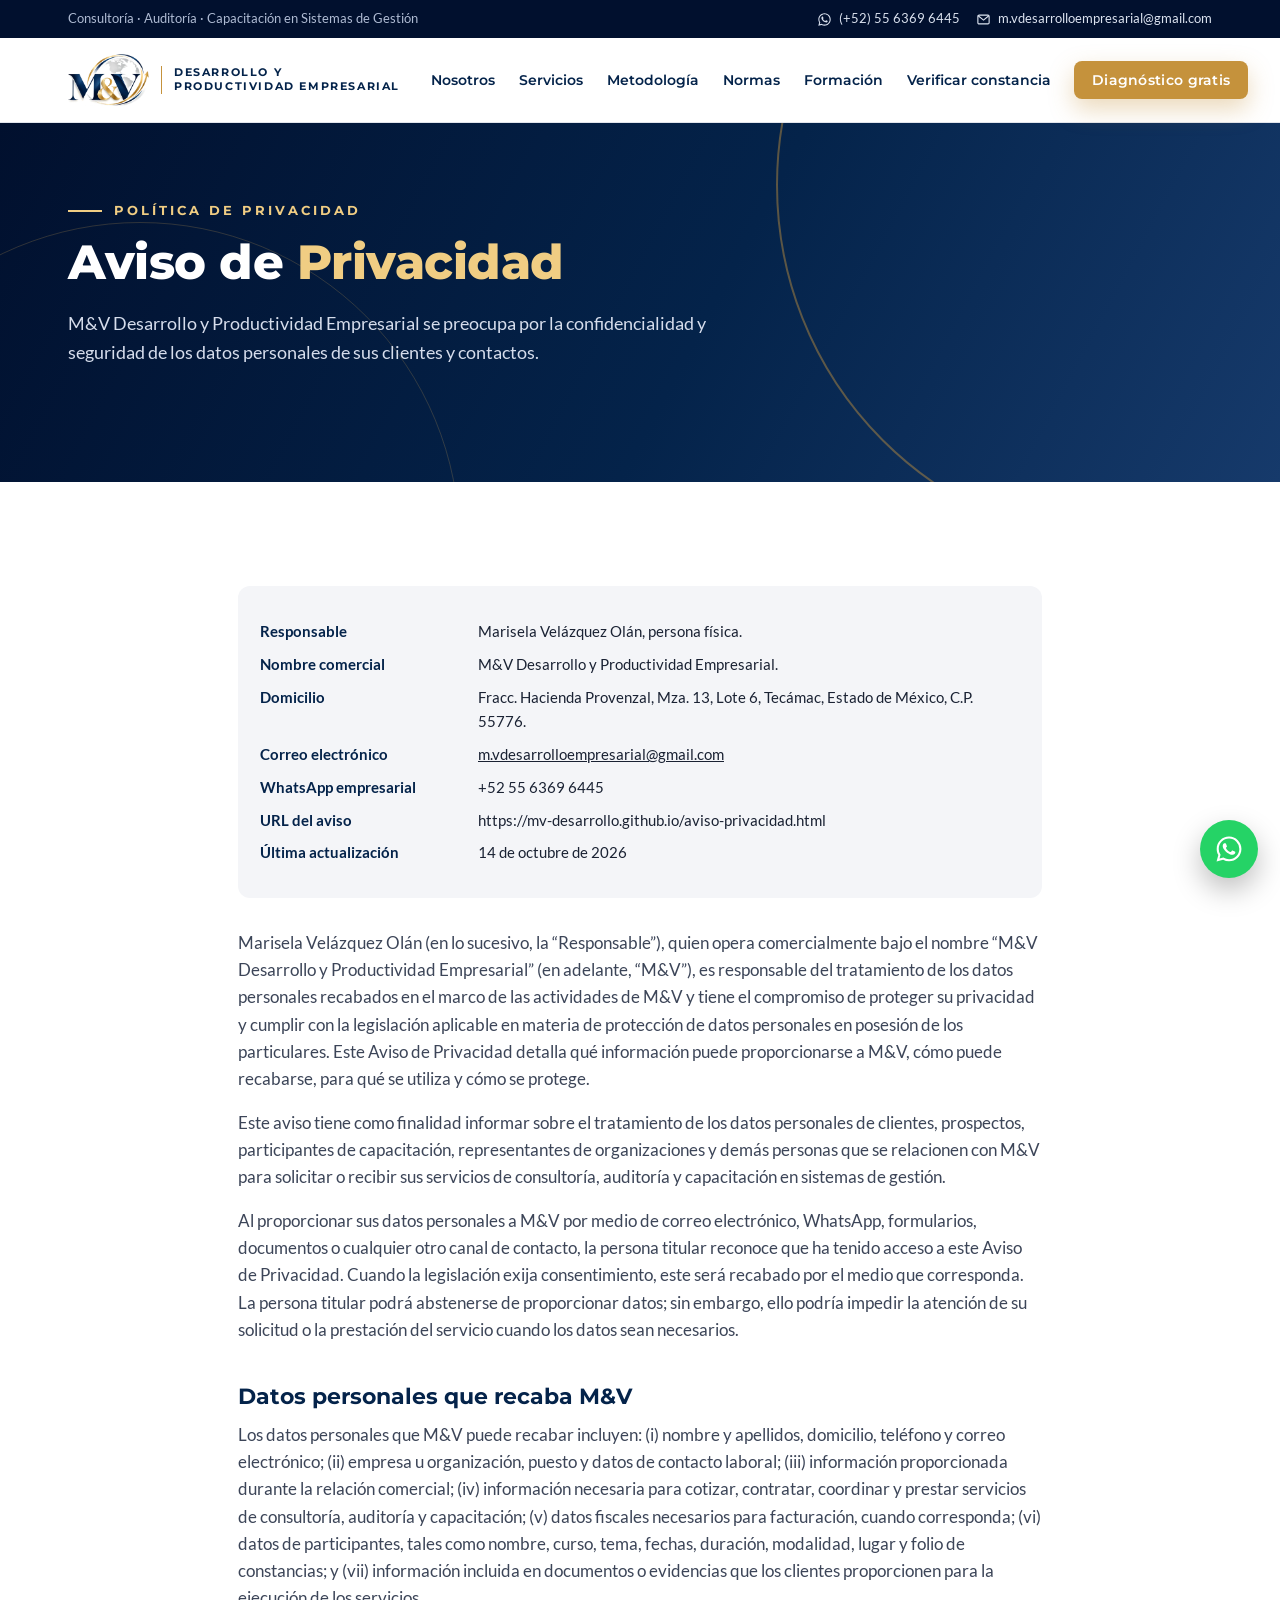
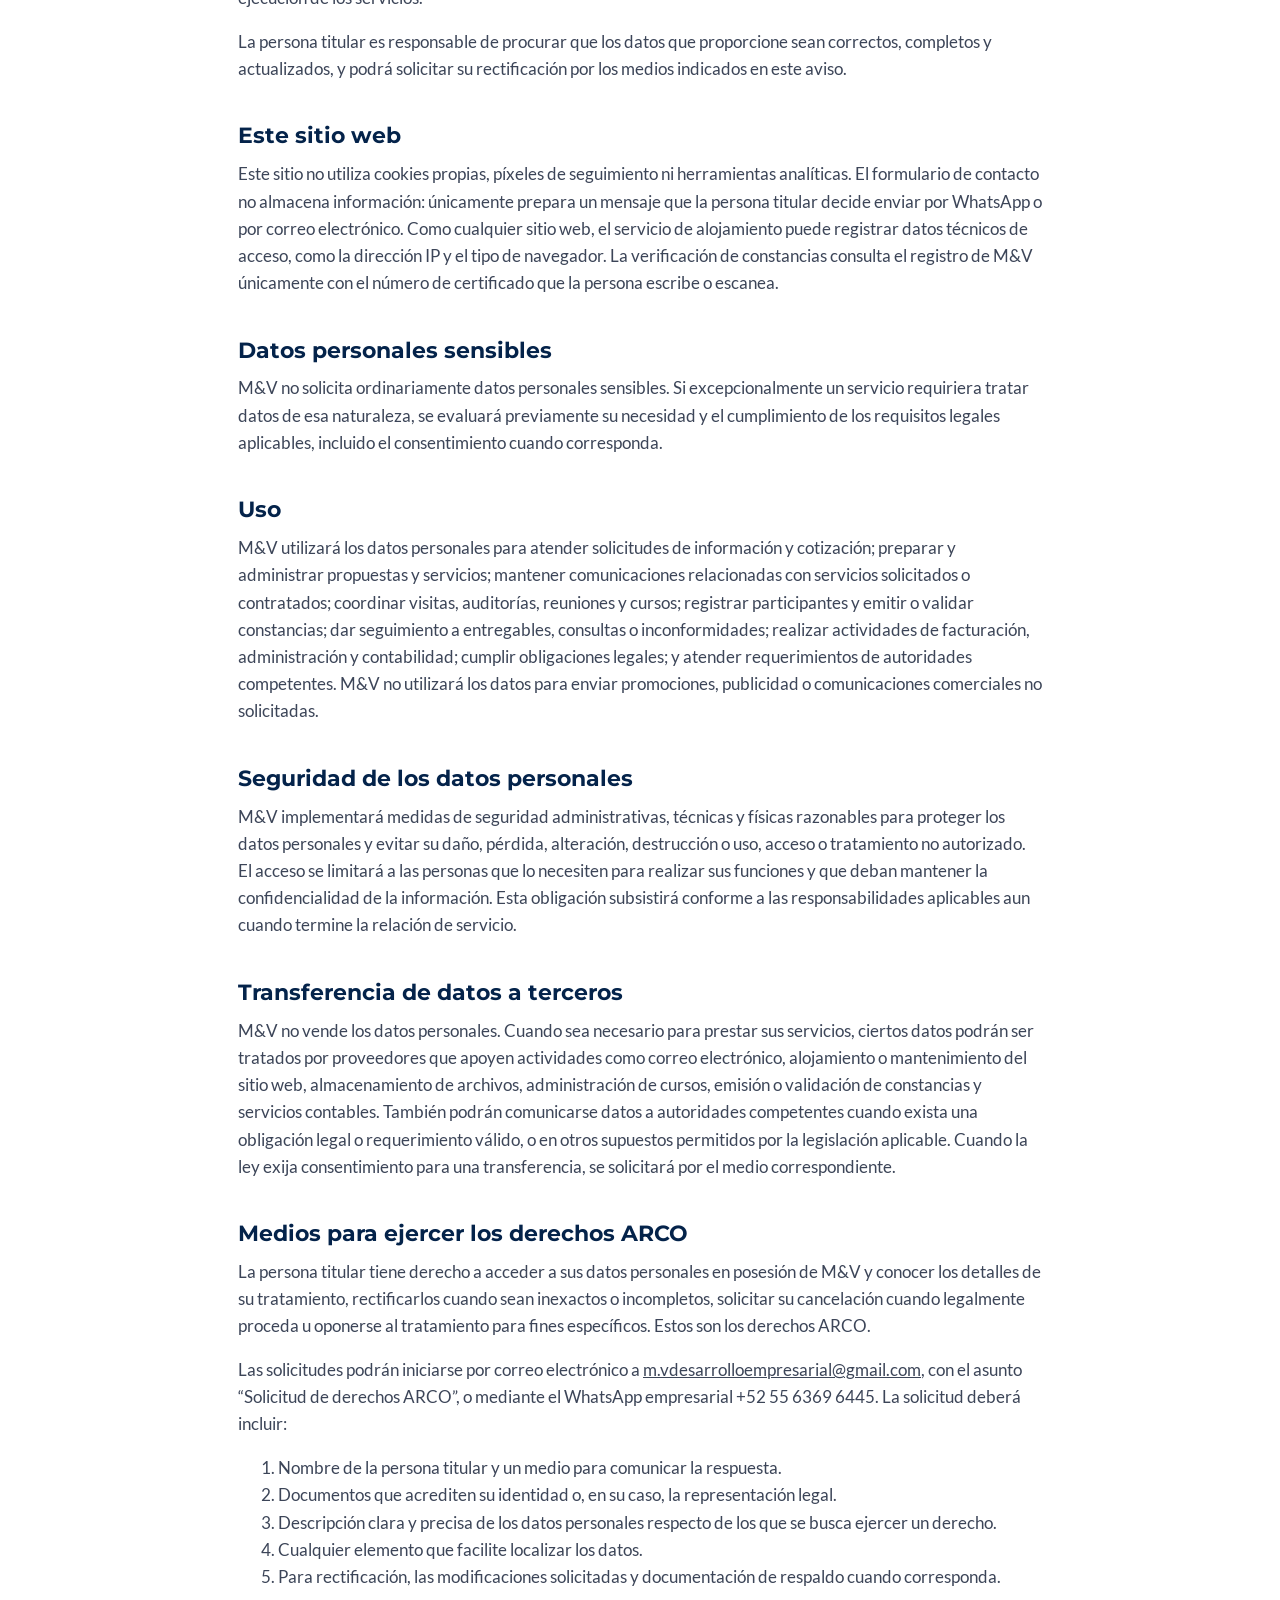
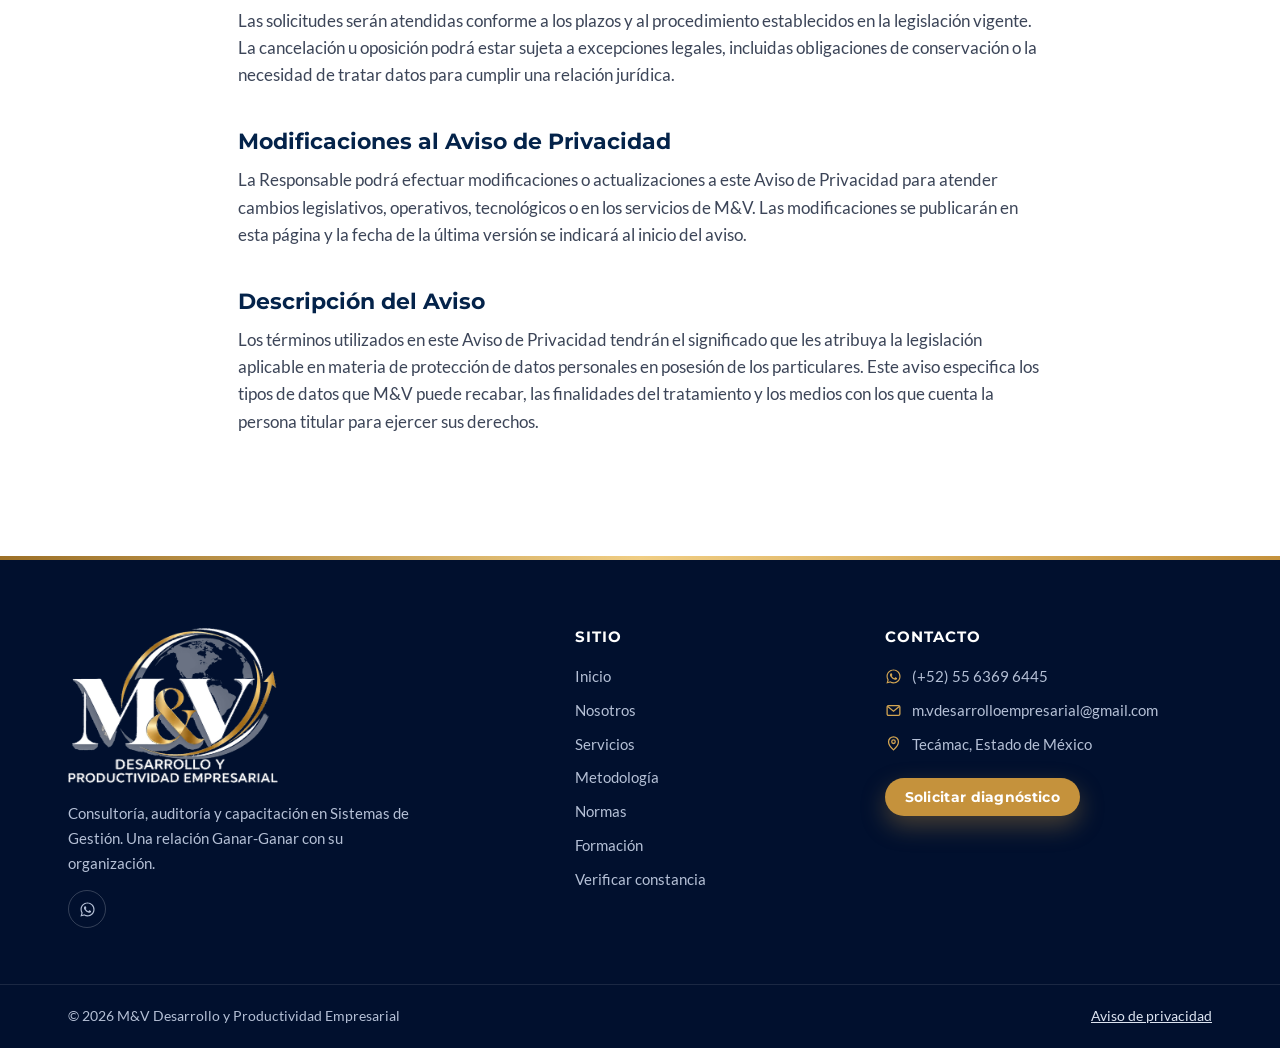
<file: aviso-privacidad.html>
<!DOCTYPE html>
<html lang="es">
<head>
  <meta charset="utf-8">
  <meta name="viewport" content="width=device-width, initial-scale=1">
  <title>Aviso de Privacidad | M&amp;V Desarrollo y Productividad Empresarial</title>
  <meta name="description" content="Aviso de Privacidad de M&amp;V Desarrollo y Productividad Empresarial: datos que recabamos, finalidades, transferencias y derechos ARCO.">
  <meta name="theme-color" content="#04234A">
  <link rel="canonical" href="https://mv-desarrollo.github.io/aviso-privacidad.html">
  <link rel="icon" href="img/favicon.svg" type="image/svg+xml">
  <link rel="apple-touch-icon" href="img/apple-touch-icon.png">
  <link rel="stylesheet" href="css/estilos.css?v=20261014">
</head>
<body data-pagina="privacidad">
  <div id="encabezado"></div>

  <main id="contenido">
  <section class="hero">
    <div class="arco"></div>
    <div class="in">
      <p class="eyebrow">Política de privacidad</p>
      <h1>Aviso de <span>Privacidad</span></h1>
      <p class="lead">M&amp;V Desarrollo y Productividad Empresarial se preocupa por la confidencialidad y seguridad de los datos personales de sus clientes y contactos.</p>
    </div>
  </section>

  <section class="seccion">
    <div class="in legal-txt">
      <div class="meta">
        <dl>
          <dt>Responsable</dt><dd>Marisela Velázquez Olán, persona física.</dd>
          <dt>Nombre comercial</dt><dd>M&amp;V Desarrollo y Productividad Empresarial.</dd>
          <dt>Domicilio</dt><dd>Fracc. Hacienda Provenzal, Mza. 13, Lote 6, Tecámac, Estado de México, C.P. 55776.</dd>
          <dt>Correo electrónico</dt><dd><a href="mailto:m.vdesarrolloempresarial@gmail.com">m.vdesarrolloempresarial@gmail.com</a></dd>
          <dt>WhatsApp empresarial</dt><dd>+52 55 6369 6445</dd>
          <dt>URL del aviso</dt><dd>https://mv-desarrollo.github.io/aviso-privacidad.html</dd>
          <dt>Última actualización</dt><dd>14 de octubre de 2026</dd>
        </dl>
      </div>

      <p style="margin-top:32px">Marisela Velázquez Olán (en lo sucesivo, la “Responsable”), quien opera comercialmente bajo el nombre “M&amp;V Desarrollo y Productividad Empresarial” (en adelante, “M&amp;V”), es responsable del tratamiento de los datos personales recabados en el marco de las actividades de M&amp;V y tiene el compromiso de proteger su privacidad y cumplir con la legislación aplicable en materia de protección de datos personales en posesión de los particulares. Este Aviso de Privacidad detalla qué información puede proporcionarse a M&amp;V, cómo puede recabarse, para qué se utiliza y cómo se protege.</p>
      <p>Este aviso tiene como finalidad informar sobre el tratamiento de los datos personales de clientes, prospectos, participantes de capacitación, representantes de organizaciones y demás personas que se relacionen con M&amp;V para solicitar o recibir sus servicios de consultoría, auditoría y capacitación en sistemas de gestión.</p>
      <p>Al proporcionar sus datos personales a M&amp;V por medio de correo electrónico, WhatsApp, formularios, documentos o cualquier otro canal de contacto, la persona titular reconoce que ha tenido acceso a este Aviso de Privacidad. Cuando la legislación exija consentimiento, este será recabado por el medio que corresponda. La persona titular podrá abstenerse de proporcionar datos; sin embargo, ello podría impedir la atención de su solicitud o la prestación del servicio cuando los datos sean necesarios.</p>

      <h2>Datos personales que recaba M&amp;V</h2>
      <p>Los datos personales que M&amp;V puede recabar incluyen: (i) nombre y apellidos, domicilio, teléfono y correo electrónico; (ii) empresa u organización, puesto y datos de contacto laboral; (iii) información proporcionada durante la relación comercial; (iv) información necesaria para cotizar, contratar, coordinar y prestar servicios de consultoría, auditoría y capacitación; (v) datos fiscales necesarios para facturación, cuando corresponda; (vi) datos de participantes, tales como nombre, curso, tema, fechas, duración, modalidad, lugar y folio de constancias; y (vii) información incluida en documentos o evidencias que los clientes proporcionen para la ejecución de los servicios.</p>
      <p>La persona titular es responsable de procurar que los datos que proporcione sean correctos, completos y actualizados, y podrá solicitar su rectificación por los medios indicados en este aviso.</p>

      <h2>Este sitio web</h2>
      <p>Este sitio no utiliza cookies propias, píxeles de seguimiento ni herramientas analíticas. El formulario de contacto no almacena información: únicamente prepara un mensaje que la persona titular decide enviar por WhatsApp o por correo electrónico. Como cualquier sitio web, el servicio de alojamiento puede registrar datos técnicos de acceso, como la dirección IP y el tipo de navegador. La verificación de constancias consulta el registro de M&amp;V únicamente con el número de certificado que la persona escribe o escanea.</p>

      <h2>Datos personales sensibles</h2>
      <p>M&amp;V no solicita ordinariamente datos personales sensibles. Si excepcionalmente un servicio requiriera tratar datos de esa naturaleza, se evaluará previamente su necesidad y el cumplimiento de los requisitos legales aplicables, incluido el consentimiento cuando corresponda.</p>

      <h2>Uso</h2>
      <p>M&amp;V utilizará los datos personales para atender solicitudes de información y cotización; preparar y administrar propuestas y servicios; mantener comunicaciones relacionadas con servicios solicitados o contratados; coordinar visitas, auditorías, reuniones y cursos; registrar participantes y emitir o validar constancias; dar seguimiento a entregables, consultas o inconformidades; realizar actividades de facturación, administración y contabilidad; cumplir obligaciones legales; y atender requerimientos de autoridades competentes. M&amp;V no utilizará los datos para enviar promociones, publicidad o comunicaciones comerciales no solicitadas.</p>

      <h2>Seguridad de los datos personales</h2>
      <p>M&amp;V implementará medidas de seguridad administrativas, técnicas y físicas razonables para proteger los datos personales y evitar su daño, pérdida, alteración, destrucción o uso, acceso o tratamiento no autorizado. El acceso se limitará a las personas que lo necesiten para realizar sus funciones y que deban mantener la confidencialidad de la información. Esta obligación subsistirá conforme a las responsabilidades aplicables aun cuando termine la relación de servicio.</p>

      <h2>Transferencia de datos a terceros</h2>
      <p>M&amp;V no vende los datos personales. Cuando sea necesario para prestar sus servicios, ciertos datos podrán ser tratados por proveedores que apoyen actividades como correo electrónico, alojamiento o mantenimiento del sitio web, almacenamiento de archivos, administración de cursos, emisión o validación de constancias y servicios contables. También podrán comunicarse datos a autoridades competentes cuando exista una obligación legal o requerimiento válido, o en otros supuestos permitidos por la legislación aplicable. Cuando la ley exija consentimiento para una transferencia, se solicitará por el medio correspondiente.</p>

      <h2>Medios para ejercer los derechos ARCO</h2>
      <p>La persona titular tiene derecho a acceder a sus datos personales en posesión de M&amp;V y conocer los detalles de su tratamiento, rectificarlos cuando sean inexactos o incompletos, solicitar su cancelación cuando legalmente proceda u oponerse al tratamiento para fines específicos. Estos son los derechos ARCO.</p>
      <p>Las solicitudes podrán iniciarse por correo electrónico a <a href="mailto:m.vdesarrolloempresarial@gmail.com?subject=Solicitud%20de%20derechos%20ARCO">m.vdesarrolloempresarial@gmail.com</a>, con el asunto “Solicitud de derechos ARCO”, o mediante el WhatsApp empresarial +52 55 6369 6445. La solicitud deberá incluir:</p>
      <ol>
        <li>Nombre de la persona titular y un medio para comunicar la respuesta.</li>
        <li>Documentos que acrediten su identidad o, en su caso, la representación legal.</li>
        <li>Descripción clara y precisa de los datos personales respecto de los que se busca ejercer un derecho.</li>
        <li>Cualquier elemento que facilite localizar los datos.</li>
        <li>Para rectificación, las modificaciones solicitadas y documentación de respaldo cuando corresponda.</li>
      </ol>
      <p>Las solicitudes serán atendidas conforme a los plazos y al procedimiento establecidos en la legislación vigente. La cancelación u oposición podrá estar sujeta a excepciones legales, incluidas obligaciones de conservación o la necesidad de tratar datos para cumplir una relación jurídica.</p>

      <h2>Modificaciones al Aviso de Privacidad</h2>
      <p>La Responsable podrá efectuar modificaciones o actualizaciones a este Aviso de Privacidad para atender cambios legislativos, operativos, tecnológicos o en los servicios de M&amp;V. Las modificaciones se publicarán en esta página y la fecha de la última versión se indicará al inicio del aviso.</p>

      <h2>Descripción del Aviso</h2>
      <p>Los términos utilizados en este Aviso de Privacidad tendrán el significado que les atribuya la legislación aplicable en materia de protección de datos personales en posesión de los particulares. Este aviso especifica los tipos de datos que M&amp;V puede recabar, las finalidades del tratamiento y los medios con los que cuenta la persona titular para ejercer sus derechos.</p>
    </div>
  </section>
  </main>

  <div id="pie"></div>

  <script src="js/config.js?v=20261014"></script>
  <script src="js/sitio.js?v=20261014"></script>
</body>
</html>
</file>
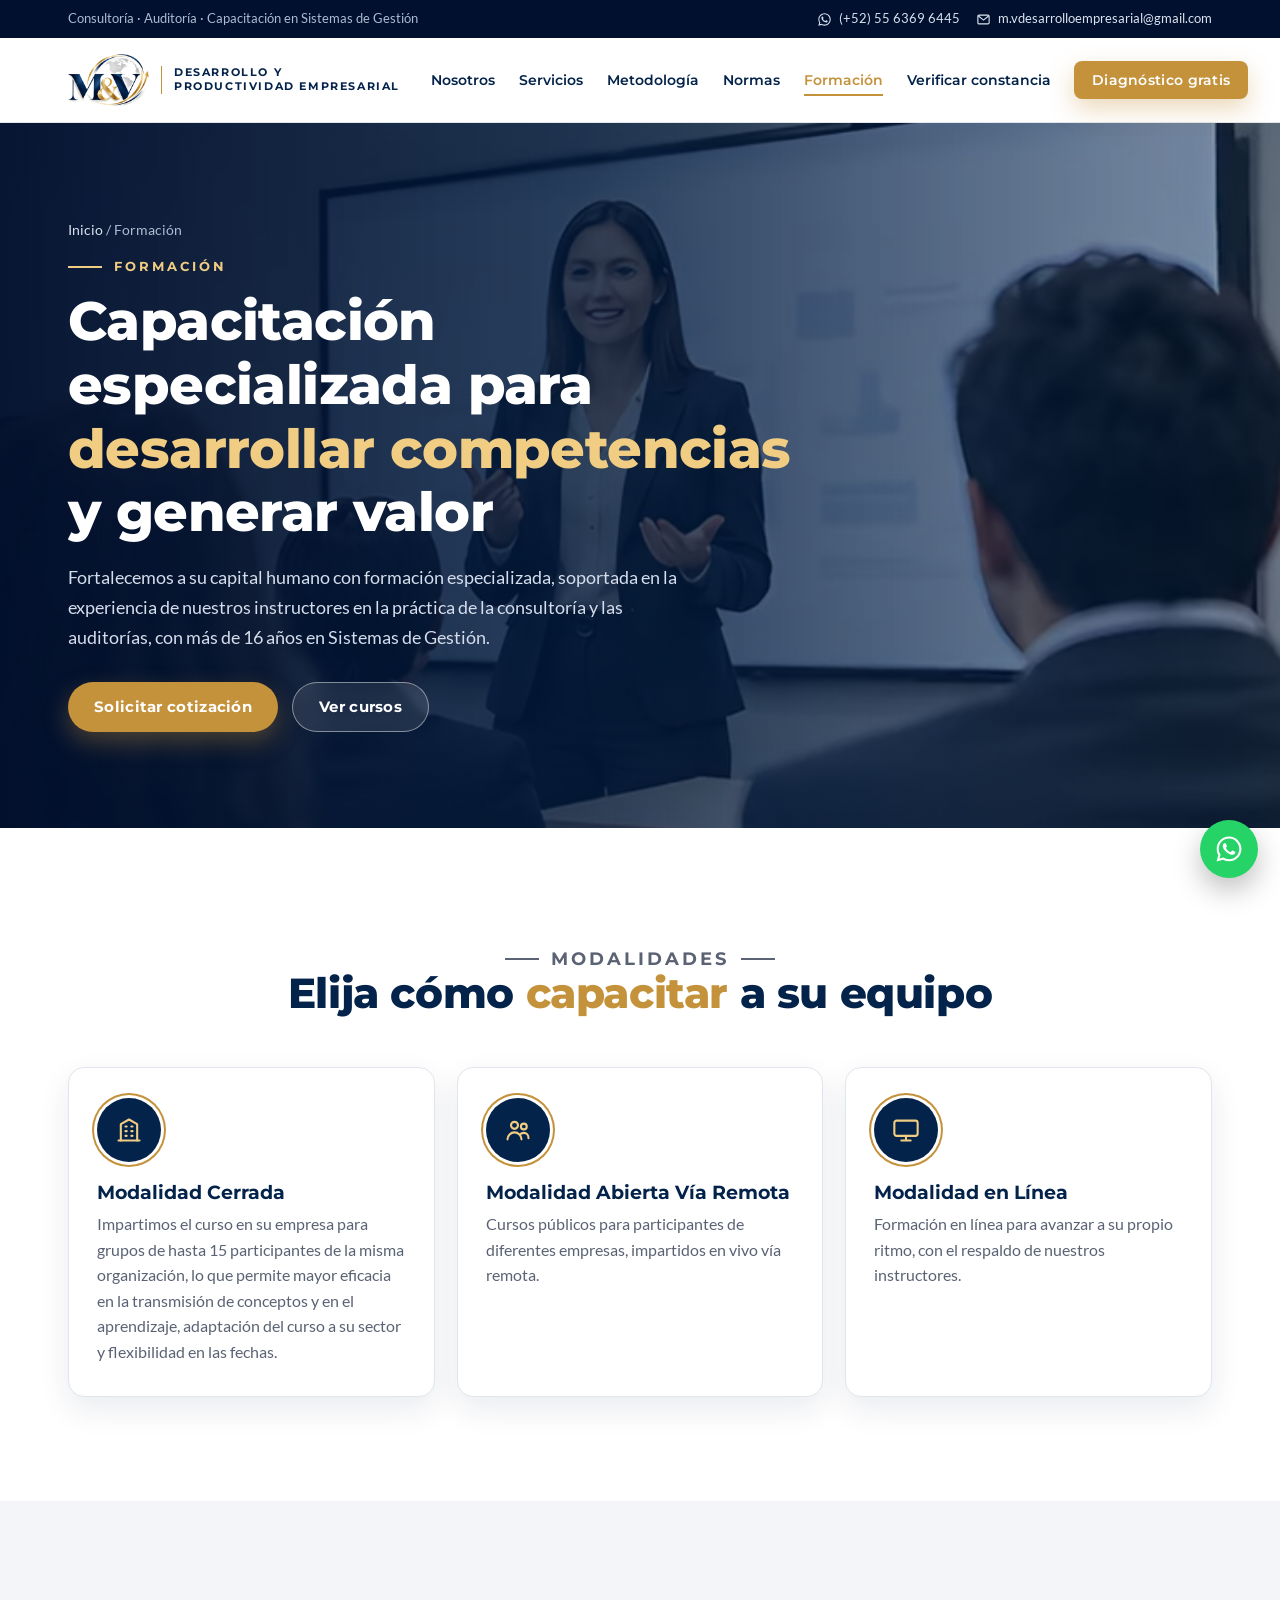
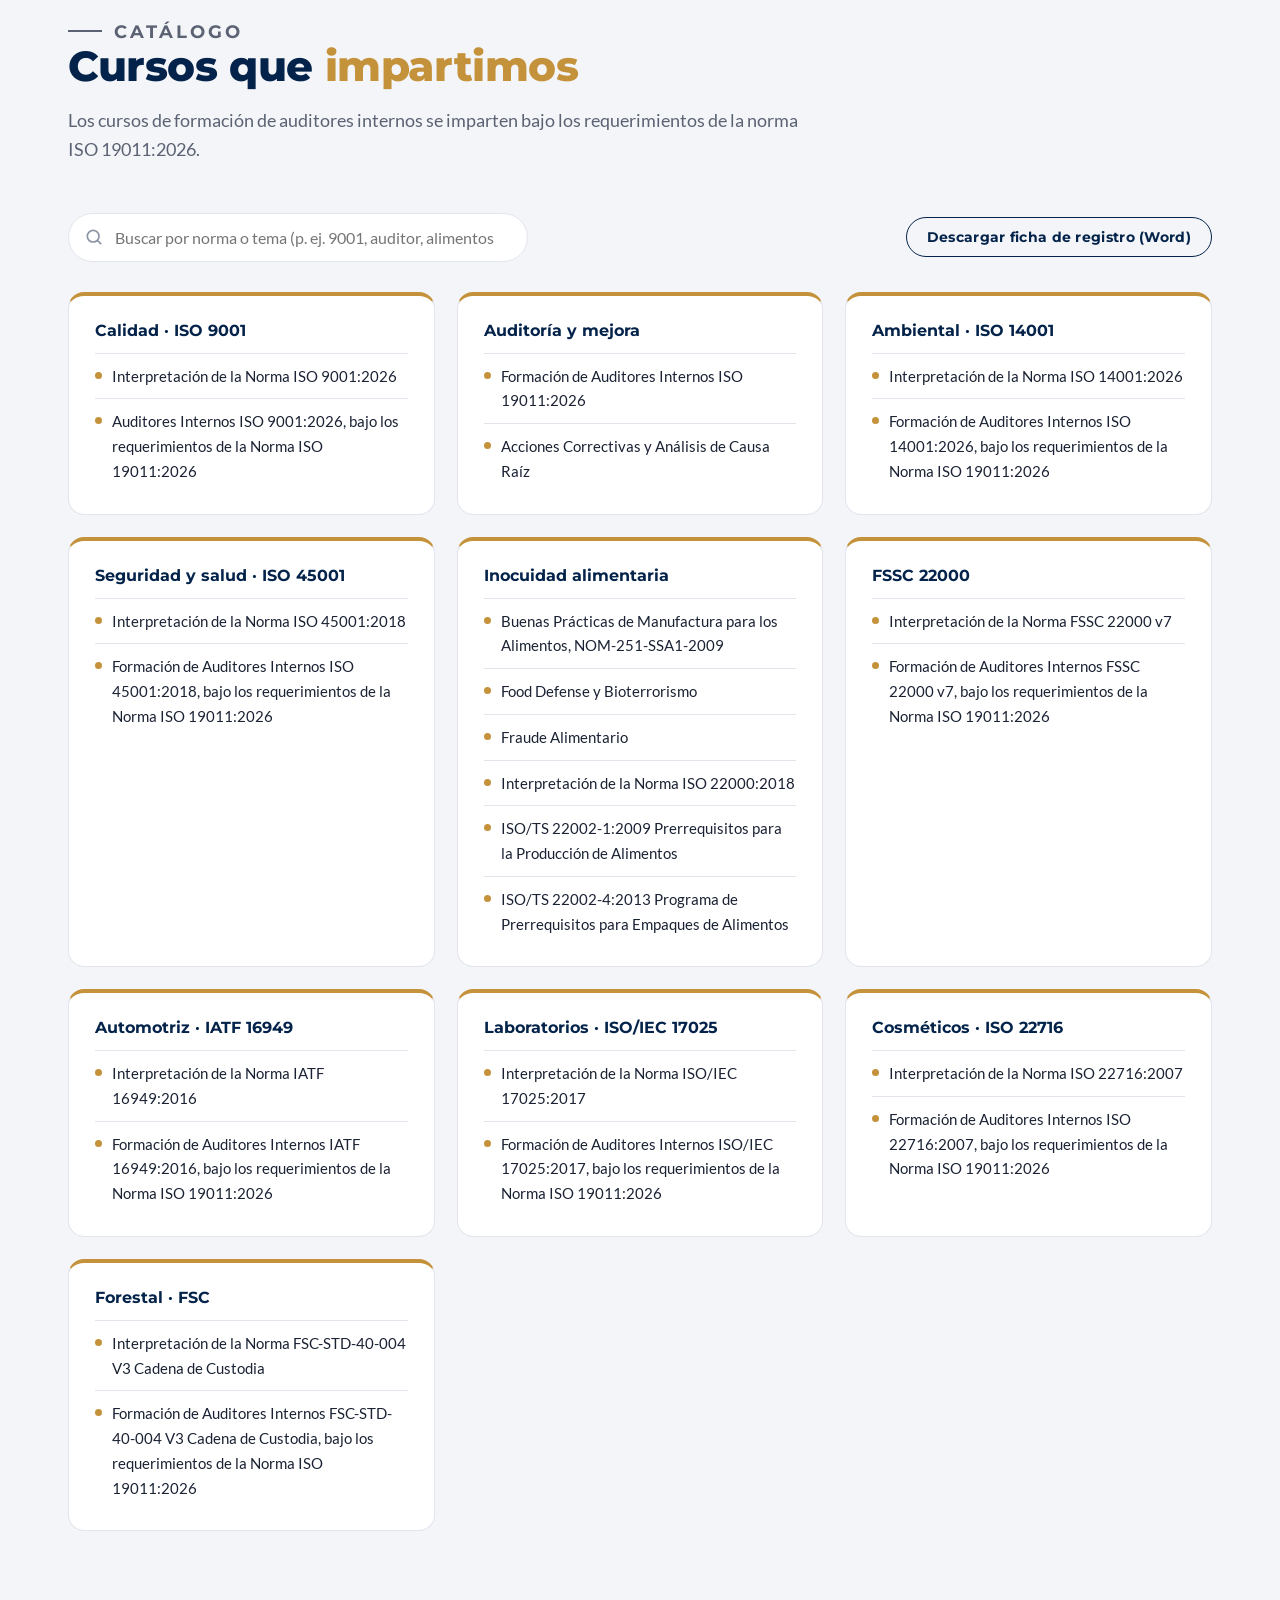
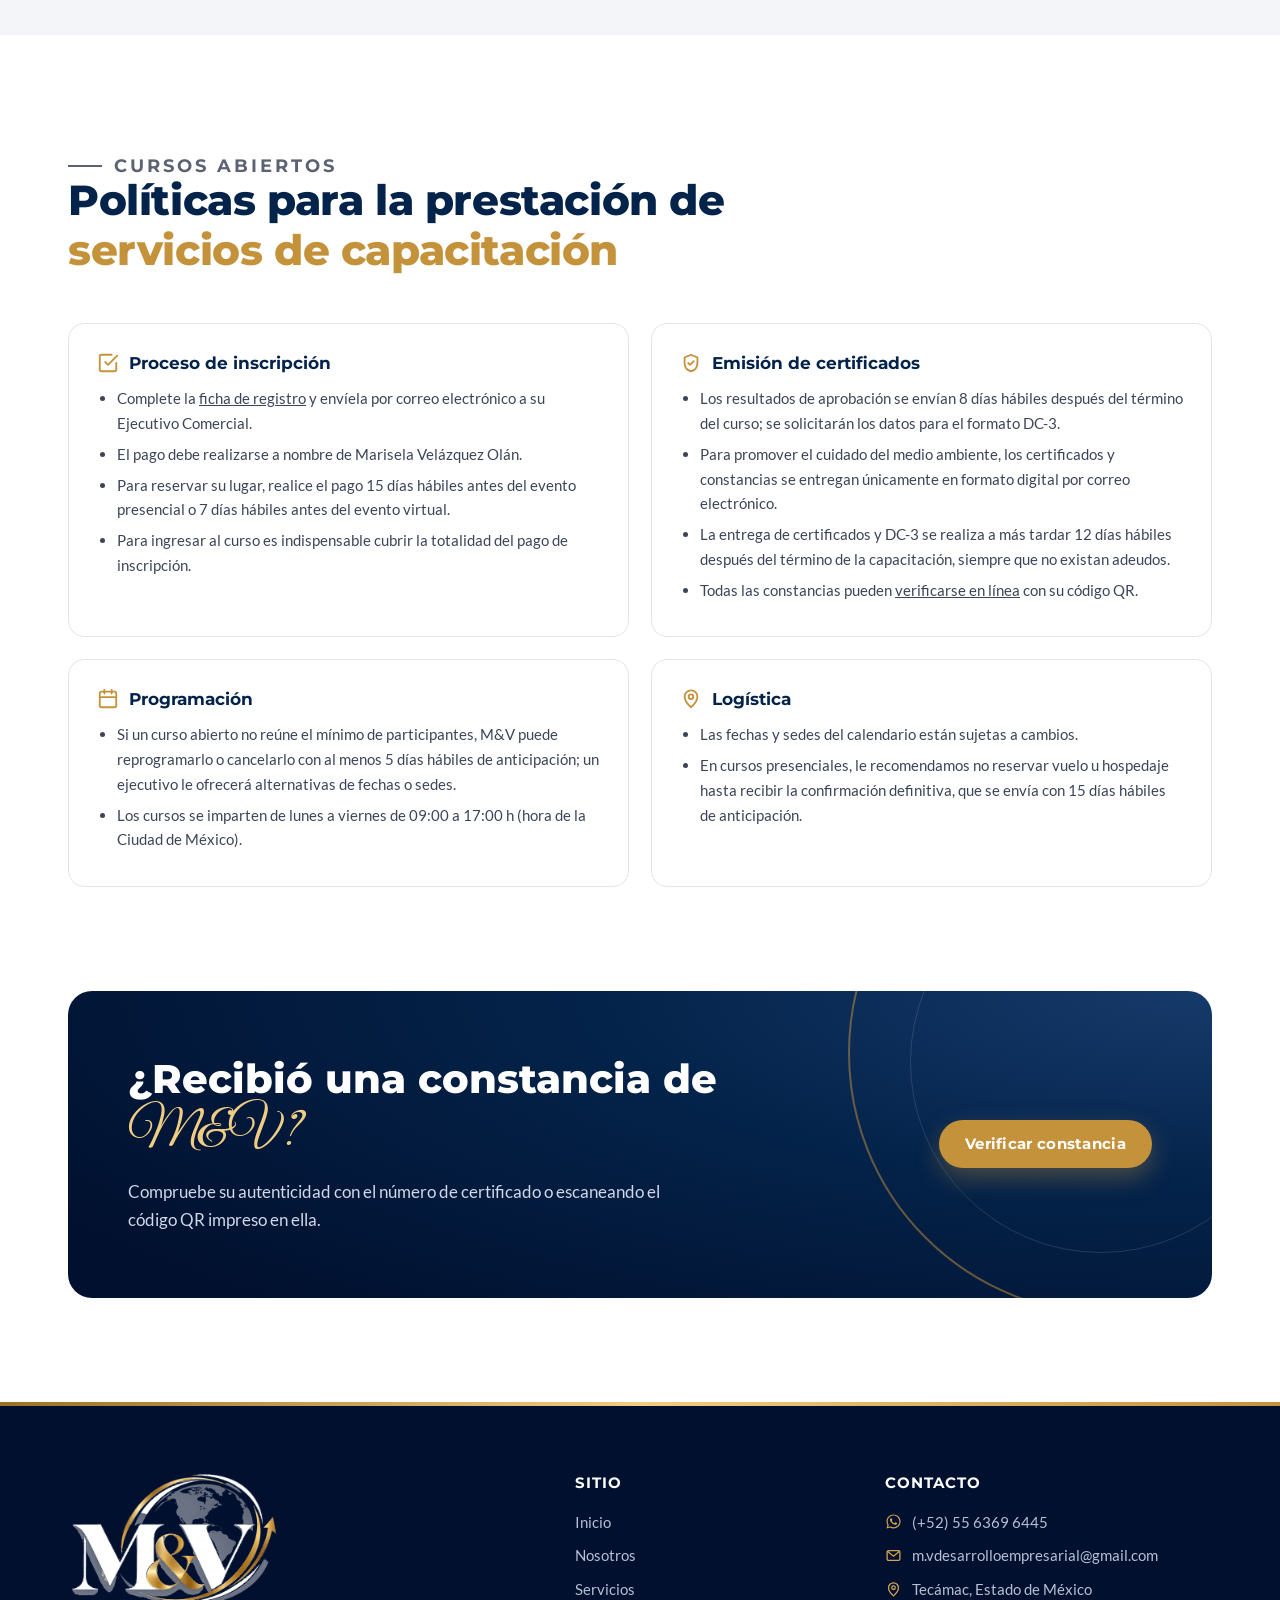
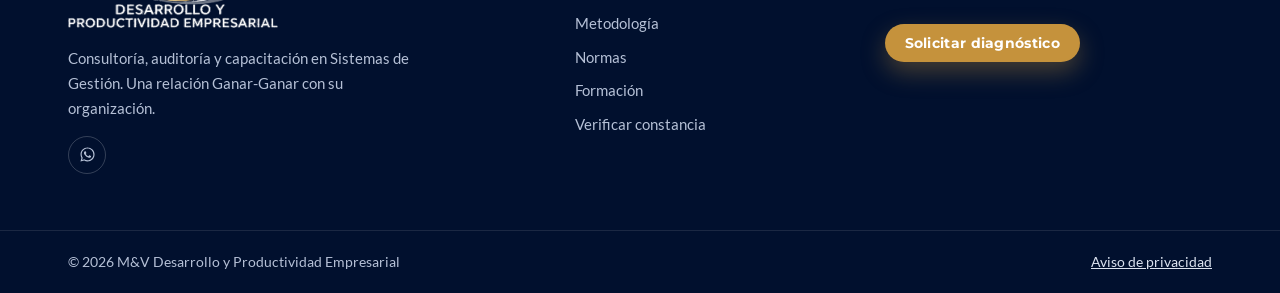
<file: formacion.html>
<!DOCTYPE html>
<html lang="es">
<head>
  <meta charset="utf-8">
  <meta name="viewport" content="width=device-width, initial-scale=1">
  <title>Formación y cursos | M&amp;V Desarrollo y Productividad Empresarial</title>
  <meta name="description" content="Cursos de interpretación de normas y formación de auditores internos bajo ISO 19011:2026: ISO 9001:2026, ISO 14001:2026, ISO 45001, FSSC 22000 v7, ISO 22000, IATF 16949, ISO/IEC 17025, ISO 22716, FSC y más.">
  <meta name="theme-color" content="#04234A">
  <link rel="canonical" href="https://mv-desarrollo.github.io/formacion.html">
  <meta property="og:type" content="website">
  <meta property="og:url" content="https://mv-desarrollo.github.io/formacion.html">
  <meta property="og:title" content="Formación especializada en Sistemas de Gestión | M&amp;V">
  <meta property="og:description" content="Cursos en modalidad cerrada, abierta vía remota y en línea, con constancias verificables por código QR.">
  <meta property="og:image" content="https://mv-desarrollo.github.io/img/og-mv.jpg">
  <link rel="icon" href="img/favicon.svg" type="image/svg+xml">
  <link rel="apple-touch-icon" href="img/apple-touch-icon.png">
  <link rel="stylesheet" href="css/estilos.css?v=20261014">
</head>
<body data-pagina="formacion">
  <div id="encabezado"></div>

  <main id="contenido">
  <section class="hero-pag">
    <video data-auto muted loop playsinline preload="none" poster="video/capacitacion.webp" aria-hidden="true"><source data-src="video/capacitacion.webm" type="video/webm"><source data-src="video/capacitacion.mp4" type="video/mp4"></video>
    <div class="in">
      <p class="migas"><a href="index.html">Inicio</a> / Formación</p>
      <p class="eyebrow">Formación</p>
      <h1>Capacitación especializada para <span>desarrollar competencias</span> y generar valor</h1>
      <p class="lead">Fortalecemos a su capital humano con formación especializada, soportada en la experiencia de nuestros instructores en la práctica de la consultoría y las auditorías, con más de 16 años en Sistemas de Gestión.</p>
      <div class="acciones">
        <a class="btn btn-oro" href="index.html?servicio=Capacitaci%C3%B3n#contacto">Solicitar cotización</a>
        <a class="btn btn-claro" href="#catalogo-sec">Ver cursos</a>
      </div>
    </div>
  </section>

  <section class="seccion">
    <div class="in">
      <div class="titulo-sec centro revelar">
        <p class="eyebrow">Modalidades</p>
        <h2>Elija cómo <span>capacitar</span> a su equipo</h2>
      </div>
      <div class="modalidades">
        <div class="modalidad revelar">
          <span class="ico-oro"><svg viewBox="0 0 24 24" fill="none" stroke="currentColor" stroke-width="1.8" stroke-linecap="round" stroke-linejoin="round" aria-hidden="true"><path d="M3 21h18"/><path d="M5 21V7l7-4 7 4v14"/><path d="M9 9h1M14 9h1M9 13h1M14 13h1M9 17h1M14 17h1"/></svg></span>
          <h3>Modalidad Cerrada</h3>
          <p>Impartimos el curso en su empresa para grupos de hasta 15 participantes de la misma organización, lo que permite mayor eficacia en la transmisión de conceptos y en el aprendizaje, adaptación del curso a su sector y flexibilidad en las fechas.</p>
        </div>
        <div class="modalidad revelar">
          <span class="ico-oro"><svg viewBox="0 0 24 24" fill="none" stroke="currentColor" stroke-width="1.8" stroke-linecap="round" stroke-linejoin="round" aria-hidden="true"><circle cx="9" cy="8" r="3"/><circle cx="17" cy="9" r="2.5"/><path d="M3 20c0-3.3 2.7-6 6-6s6 2.7 6 6M14.5 15.2c.8-.4 1.6-.7 2.5-.7 2.5 0 4 2 4 4.5"/></svg></span>
          <h3>Modalidad Abierta Vía Remota</h3>
          <p>Cursos públicos para participantes de diferentes empresas, impartidos en vivo vía remota.</p>
        </div>
        <div class="modalidad revelar">
          <span class="ico-oro"><svg viewBox="0 0 24 24" fill="none" stroke="currentColor" stroke-width="1.8" stroke-linecap="round" stroke-linejoin="round" aria-hidden="true"><rect x="2" y="4" width="20" height="13" rx="2"/><path d="M8 21h8M12 17v4"/></svg></span>
          <h3>Modalidad en Línea</h3>
          <p>Formación en línea para avanzar a su propio ritmo, con el respaldo de nuestros instructores.</p>
        </div>
      </div>
    </div>
  </section>

  <section class="seccion gris" id="catalogo-sec">
    <div class="in">
      <div class="titulo-sec revelar">
        <p class="eyebrow">Catálogo</p>
        <h2>Cursos que <span>impartimos</span></h2>
        <p>Los cursos de formación de auditores internos se imparten bajo los requerimientos de la norma ISO 19011:2026.</p>
      </div>
      <div class="herramientas">
        <label class="buscar-curso">
          <span class="sr">Buscar curso</span>
          <svg viewBox="0 0 24 24" fill="none" stroke="currentColor" stroke-width="2" stroke-linecap="round" aria-hidden="true"><circle cx="11" cy="11" r="7"/><path d="m20 20-3.5-3.5"/></svg>
          <input type="search" id="buscarCurso" placeholder="Buscar por norma o tema (p. ej. 9001, auditor, alimentos)">
        </label>
        <a class="btn btn-borde btn-sm" href="docs/ficha-registro-cursos-abiertos.docx" download>Descargar ficha de registro (Word)</a>
      </div>
      <div class="catalogo" id="catalogo">
        <div class="grupo-cursos"><h3>Calidad · ISO 9001</h3><ul>
          <li>Interpretación de la Norma ISO 9001:2026</li>
          <li>Auditores Internos ISO 9001:2026, bajo los requerimientos de la Norma ISO 19011:2026</li>
        </ul></div>
        <div class="grupo-cursos"><h3>Auditoría y mejora</h3><ul>
          <li>Formación de Auditores Internos ISO 19011:2026</li>
          <li>Acciones Correctivas y Análisis de Causa Raíz</li>
        </ul></div>
        <div class="grupo-cursos"><h3>Ambiental · ISO 14001</h3><ul>
          <li>Interpretación de la Norma ISO 14001:2026</li>
          <li>Formación de Auditores Internos ISO 14001:2026, bajo los requerimientos de la Norma ISO 19011:2026</li>
        </ul></div>
        <div class="grupo-cursos"><h3>Seguridad y salud · ISO 45001</h3><ul>
          <li>Interpretación de la Norma ISO 45001:2018</li>
          <li>Formación de Auditores Internos ISO 45001:2018, bajo los requerimientos de la Norma ISO 19011:2026</li>
        </ul></div>
        <div class="grupo-cursos"><h3>Inocuidad alimentaria</h3><ul>
          <li>Buenas Prácticas de Manufactura para los Alimentos, NOM-251-SSA1-2009</li>
          <li>Food Defense y Bioterrorismo</li>
          <li>Fraude Alimentario</li>
          <li>Interpretación de la Norma ISO 22000:2018</li>
          <li>ISO/TS 22002-1:2009 Prerrequisitos para la Producción de Alimentos</li>
          <li>ISO/TS 22002-4:2013 Programa de Prerrequisitos para Empaques de Alimentos</li>
        </ul></div>
        <div class="grupo-cursos"><h3>FSSC 22000</h3><ul>
          <li>Interpretación de la Norma FSSC 22000 v7</li>
          <li>Formación de Auditores Internos FSSC 22000 v7, bajo los requerimientos de la Norma ISO 19011:2026</li>
        </ul></div>
        <div class="grupo-cursos"><h3>Automotriz · IATF 16949</h3><ul>
          <li>Interpretación de la Norma IATF 16949:2016</li>
          <li>Formación de Auditores Internos IATF 16949:2016, bajo los requerimientos de la Norma ISO 19011:2026</li>
        </ul></div>
        <div class="grupo-cursos"><h3>Laboratorios · ISO/IEC 17025</h3><ul>
          <li>Interpretación de la Norma ISO/IEC 17025:2017</li>
          <li>Formación de Auditores Internos ISO/IEC 17025:2017, bajo los requerimientos de la Norma ISO 19011:2026</li>
        </ul></div>
        <div class="grupo-cursos"><h3>Cosméticos · ISO 22716</h3><ul>
          <li>Interpretación de la Norma ISO 22716:2007</li>
          <li>Formación de Auditores Internos ISO 22716:2007, bajo los requerimientos de la Norma ISO 19011:2026</li>
        </ul></div>
        <div class="grupo-cursos"><h3>Forestal · FSC</h3><ul>
          <li>Interpretación de la Norma FSC-STD-40-004 V3 Cadena de Custodia</li>
          <li>Formación de Auditores Internos FSC-STD-40-004 V3 Cadena de Custodia, bajo los requerimientos de la Norma ISO 19011:2026</li>
        </ul></div>
      </div>
      <p class="vacio" id="sinCursos" hidden>No encontramos cursos con ese término. <a href="index.html?servicio=Capacitaci%C3%B3n#contacto">Pregúntenos</a>: diseñamos cursos a la medida.</p>
    </div>
  </section>

  <section class="seccion">
    <div class="in">
      <div class="titulo-sec revelar">
        <p class="eyebrow">Cursos abiertos</p>
        <h2>Políticas para la prestación de <span>servicios de capacitación</span></h2>
      </div>
      <div class="politicas">
        <div class="politica revelar">
          <h3><svg viewBox="0 0 24 24" fill="none" stroke="currentColor" stroke-width="2" stroke-linecap="round" stroke-linejoin="round" aria-hidden="true"><path d="M9 11l3 3L22 4"/><path d="M21 12v7a2 2 0 0 1-2 2H5a2 2 0 0 1-2-2V5a2 2 0 0 1 2-2h11"/></svg>Proceso de inscripción</h3>
          <ul>
            <li>Complete la <a href="docs/ficha-registro-cursos-abiertos.docx" download>ficha de registro</a> y envíela por correo electrónico a su Ejecutivo Comercial.</li>
            <li>El pago debe realizarse a nombre de Marisela Velázquez Olán.</li>
            <li>Para reservar su lugar, realice el pago 15 días hábiles antes del evento presencial o 7 días hábiles antes del evento virtual.</li>
            <li>Para ingresar al curso es indispensable cubrir la totalidad del pago de inscripción.</li>
          </ul>
        </div>
        <div class="politica revelar">
          <h3><svg viewBox="0 0 24 24" fill="none" stroke="currentColor" stroke-width="2" stroke-linecap="round" stroke-linejoin="round" aria-hidden="true"><path d="M12 3l7 3v6c0 4.5-3 8-7 9-4-1-7-4.5-7-9V6l7-3z"/><path d="M9 12l2 2 4-4"/></svg>Emisión de certificados</h3>
          <ul>
            <li>Los resultados de aprobación se envían 8 días hábiles después del término del curso; se solicitarán los datos para el formato DC-3.</li>
            <li>Para promover el cuidado del medio ambiente, los certificados y constancias se entregan únicamente en formato digital por correo electrónico.</li>
            <li>La entrega de certificados y DC-3 se realiza a más tardar 12 días hábiles después del término de la capacitación, siempre que no existan adeudos.</li>
            <li>Todas las constancias pueden <a href="verificar.html">verificarse en línea</a> con su código QR.</li>
          </ul>
        </div>
        <div class="politica revelar">
          <h3><svg viewBox="0 0 24 24" fill="none" stroke="currentColor" stroke-width="2" stroke-linecap="round" stroke-linejoin="round" aria-hidden="true"><rect x="3" y="4" width="18" height="17" rx="2"/><path d="M16 2v4M8 2v4M3 10h18"/></svg>Programación</h3>
          <ul>
            <li>Si un curso abierto no reúne el mínimo de participantes, M&amp;V puede reprogramarlo o cancelarlo con al menos 5 días hábiles de anticipación; un ejecutivo le ofrecerá alternativas de fechas o sedes.</li>
            <li>Los cursos se imparten de lunes a viernes de 09:00 a 17:00 h (hora de la Ciudad de México).</li>
          </ul>
        </div>
        <div class="politica revelar">
          <h3><svg viewBox="0 0 24 24" fill="none" stroke="currentColor" stroke-width="2" stroke-linecap="round" stroke-linejoin="round" aria-hidden="true"><path d="M12 21s-7-6.2-7-11.5a7 7 0 0 1 14 0C19 14.8 12 21 12 21Z"/><circle cx="12" cy="9.5" r="2.5"/></svg>Logística</h3>
          <ul>
            <li>Las fechas y sedes del calendario están sujetas a cambios.</li>
            <li>En cursos presenciales, le recomendamos no reservar vuelo u hospedaje hasta recibir la confirmación definitiva, que se envía con 15 días hábiles de anticipación.</li>
          </ul>
        </div>
      </div>
    </div>
  </section>

  <section class="seccion" style="padding-top:0">
    <div class="in">
      <div class="cta revelar">
        <div>
          <h2>¿Recibió una constancia de <span class="script">M&amp;V?</span></h2>
          <p>Compruebe su autenticidad con el número de certificado o escaneando el código QR impreso en ella.</p>
        </div>
        <div class="acciones"><a class="btn btn-oro" href="verificar.html">Verificar constancia</a></div>
      </div>
    </div>
  </section>
  </main>

  <div id="pie"></div>

  <script src="js/config.js?v=20261014"></script>
  <script src="js/sitio.js?v=20261014"></script>
</body>
</html>
</file>
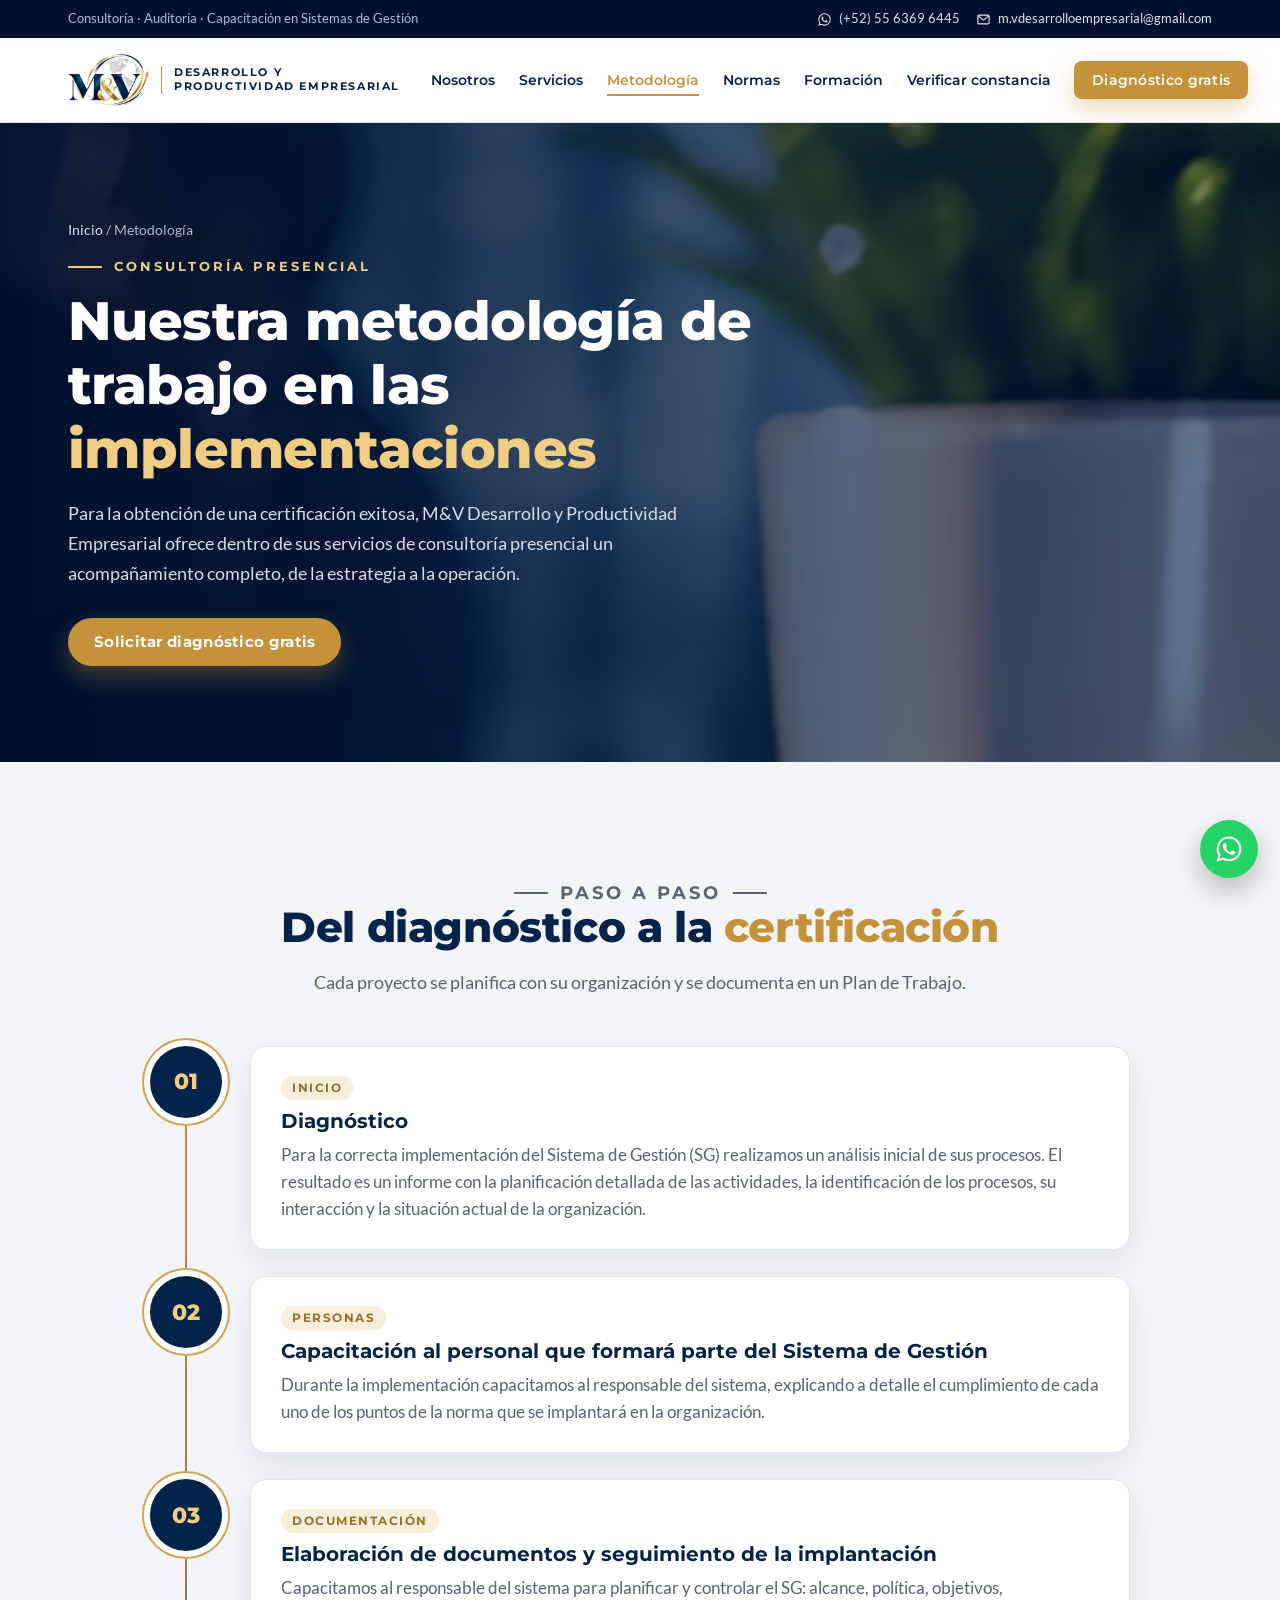
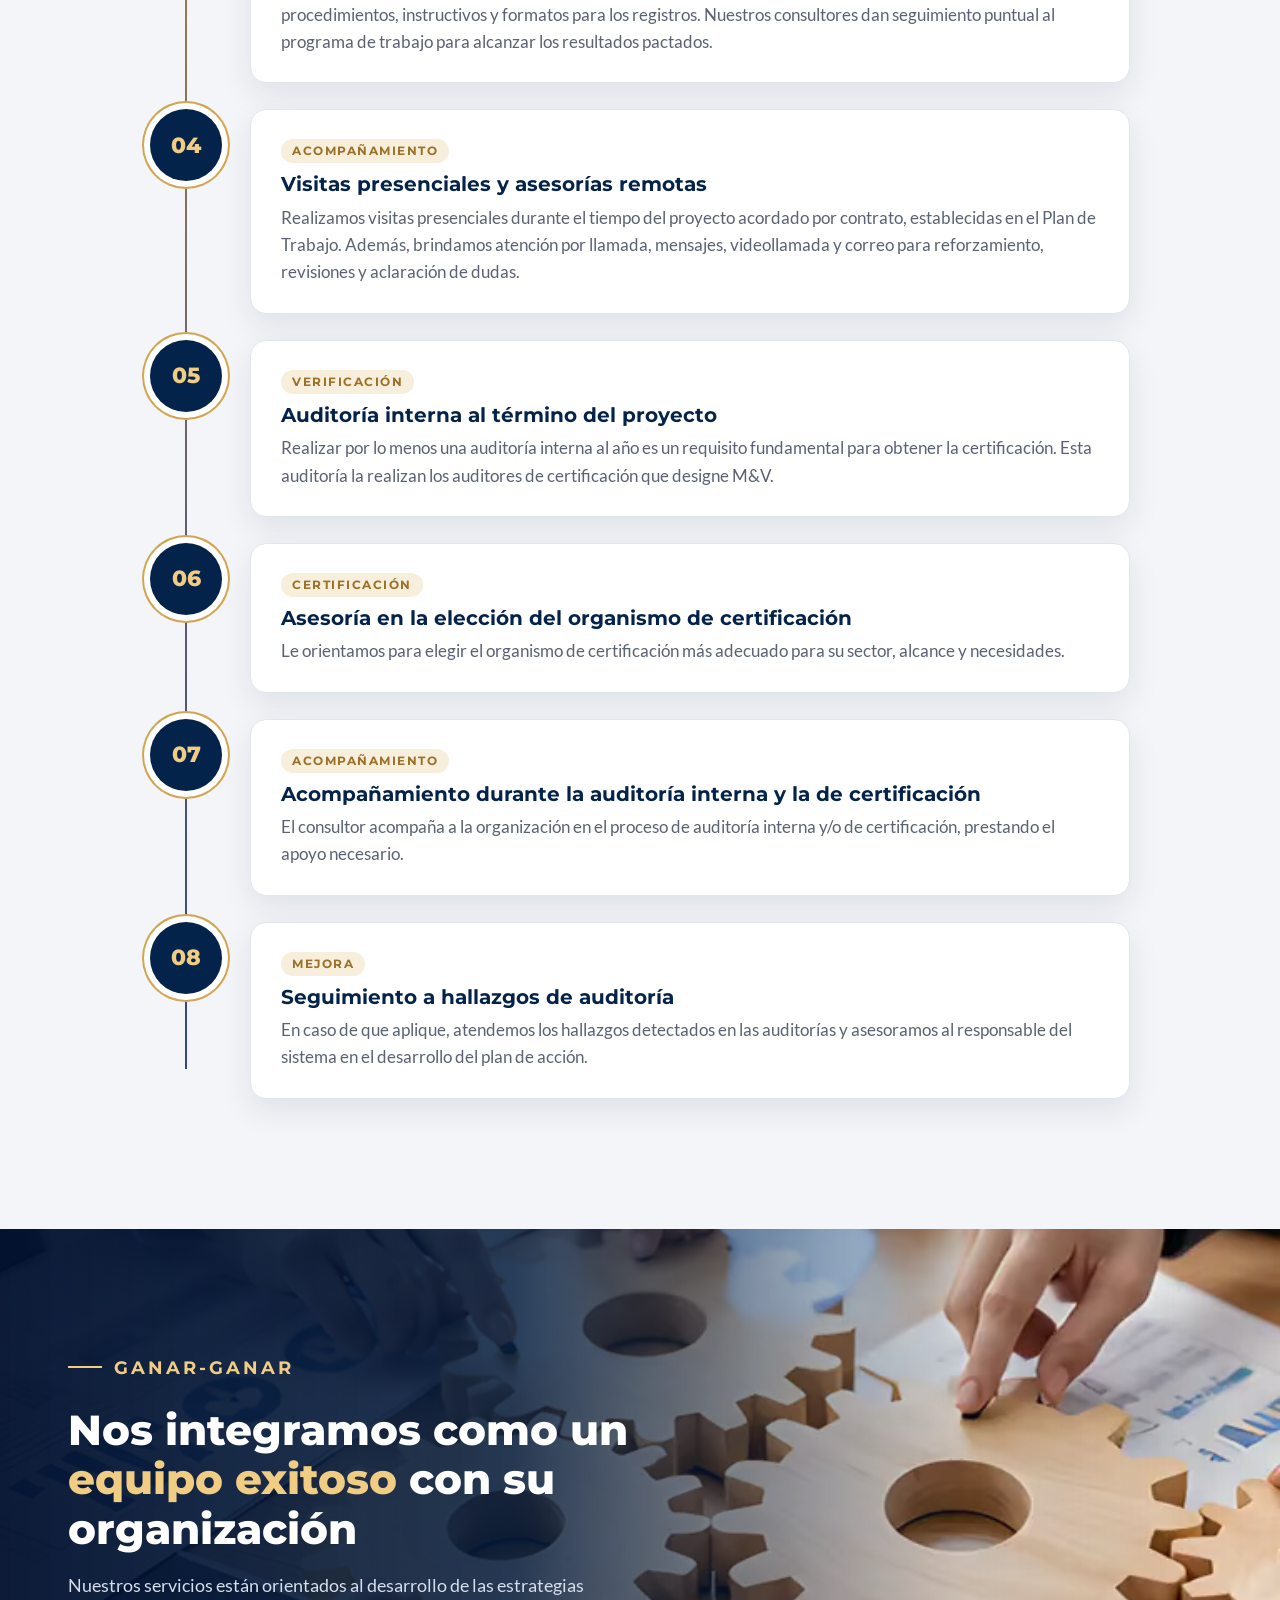
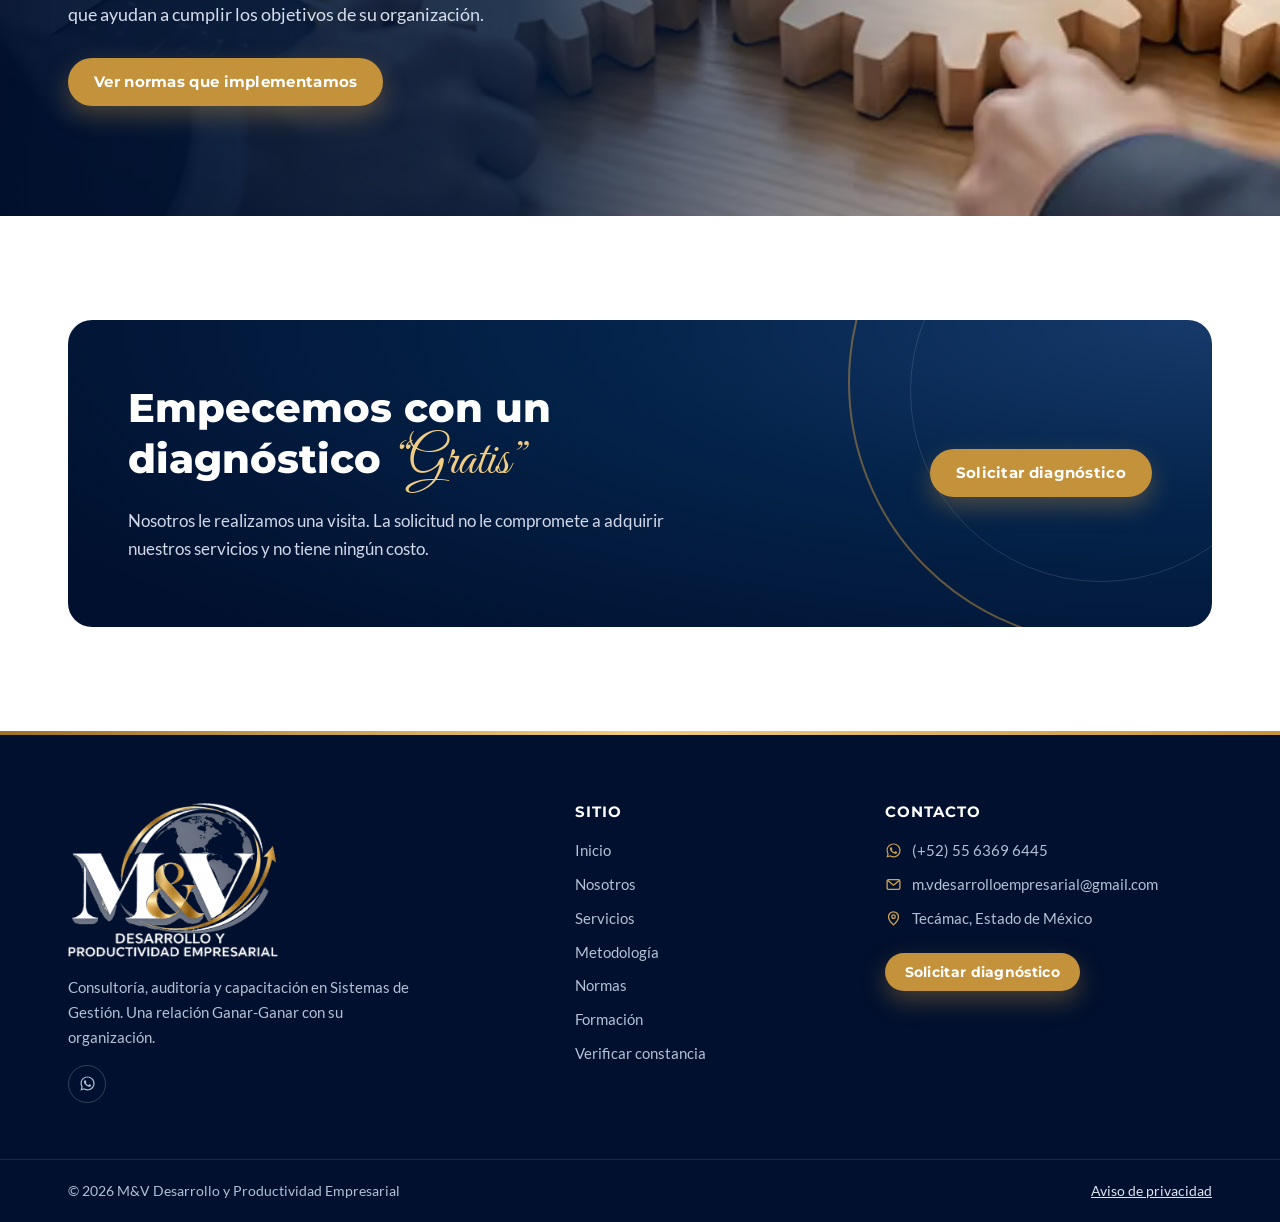
<file: metodologia.html>
<!DOCTYPE html>
<html lang="es">
<head>
  <meta charset="utf-8">
  <meta name="viewport" content="width=device-width, initial-scale=1">
  <title>Metodología de implementación | M&amp;V Desarrollo y Productividad Empresarial</title>
  <meta name="description" content="Nuestra metodología para una certificación exitosa: diagnóstico, capacitación, documentación, visitas, auditoría interna, elección del organismo certificador, acompañamiento y seguimiento a hallazgos.">
  <meta name="theme-color" content="#04234A">
  <link rel="canonical" href="https://mv-desarrollo.github.io/metodologia.html">
  <meta property="og:type" content="website">
  <meta property="og:url" content="https://mv-desarrollo.github.io/metodologia.html">
  <meta property="og:title" content="Metodología de implementación | M&amp;V">
  <meta property="og:description" content="Del diagnóstico a la certificación: así acompañamos a su organización.">
  <meta property="og:image" content="https://mv-desarrollo.github.io/img/og-mv.jpg">
  <link rel="icon" href="img/favicon.svg" type="image/svg+xml">
  <link rel="apple-touch-icon" href="img/apple-touch-icon.png">
  <link rel="stylesheet" href="css/estilos.css?v=20261014">
</head>
<body data-pagina="metodologia">
  <div id="encabezado"></div>

  <main id="contenido">
  <section class="hero-pag">
    <video data-auto muted loop playsinline preload="none" poster="video/consultoria.webp" aria-hidden="true"><source data-src="video/consultoria.webm" type="video/webm"><source data-src="video/consultoria.mp4" type="video/mp4"></video>
    <div class="in">
      <p class="migas"><a href="index.html">Inicio</a> / Metodología</p>
      <p class="eyebrow">Consultoría presencial</p>
      <h1>Nuestra metodología de trabajo en las <span>implementaciones</span></h1>
      <p class="lead">Para la obtención de una certificación exitosa, M&amp;V Desarrollo y Productividad Empresarial ofrece dentro de sus servicios de consultoría presencial un acompañamiento completo, de la estrategia a la operación.</p>
      <div class="acciones"><a class="btn btn-oro" href="index.html?servicio=Implementaci%C3%B3n%20de%20Sistema%20de%20Gesti%C3%B3n#contacto">Solicitar diagnóstico gratis</a></div>
    </div>
  </section>

  <section class="seccion gris" id="pasos">
    <div class="in">
      <div class="titulo-sec centro revelar">
        <p class="eyebrow">Paso a paso</p>
        <h2>Del diagnóstico a la <span>certificación</span></h2>
        <p>Cada proyecto se planifica con su organización y se documenta en un Plan de Trabajo.</p>
      </div>
      <ol class="pasos-met">
        <li class="revelar"><span class="num">01</span><div class="caja-paso"><span class="clave">Inicio</span><h3>Diagnóstico</h3><p>Para la correcta implementación del Sistema de Gestión (SG) realizamos un análisis inicial de sus procesos. El resultado es un informe con la planificación detallada de las actividades, la identificación de los procesos, su interacción y la situación actual de la organización.</p></div></li>
        <li class="revelar"><span class="num">02</span><div class="caja-paso"><span class="clave">Personas</span><h3>Capacitación al personal que formará parte del Sistema de Gestión</h3><p>Durante la implementación capacitamos al responsable del sistema, explicando a detalle el cumplimiento de cada uno de los puntos de la norma que se implantará en la organización.</p></div></li>
        <li class="revelar"><span class="num">03</span><div class="caja-paso"><span class="clave">Documentación</span><h3>Elaboración de documentos y seguimiento de la implantación</h3><p>Capacitamos al responsable del sistema para planificar y controlar el SG: alcance, política, objetivos, procedimientos, instructivos y formatos para los registros. Nuestros consultores dan seguimiento puntual al programa de trabajo para alcanzar los resultados pactados.</p></div></li>
        <li class="revelar"><span class="num">04</span><div class="caja-paso"><span class="clave">Acompañamiento</span><h3>Visitas presenciales y asesorías remotas</h3><p>Realizamos visitas presenciales durante el tiempo del proyecto acordado por contrato, establecidas en el Plan de Trabajo. Además, brindamos atención por llamada, mensajes, videollamada y correo para reforzamiento, revisiones y aclaración de dudas.</p></div></li>
        <li class="revelar"><span class="num">05</span><div class="caja-paso"><span class="clave">Verificación</span><h3>Auditoría interna al término del proyecto</h3><p>Realizar por lo menos una auditoría interna al año es un requisito fundamental para obtener la certificación. Esta auditoría la realizan los auditores de certificación que designe M&amp;V.</p></div></li>
        <li class="revelar"><span class="num">06</span><div class="caja-paso"><span class="clave">Certificación</span><h3>Asesoría en la elección del organismo de certificación</h3><p>Le orientamos para elegir el organismo de certificación más adecuado para su sector, alcance y necesidades.</p></div></li>
        <li class="revelar"><span class="num">07</span><div class="caja-paso"><span class="clave">Acompañamiento</span><h3>Acompañamiento durante la auditoría interna y la de certificación</h3><p>El consultor acompaña a la organización en el proceso de auditoría interna y/o de certificación, prestando el apoyo necesario.</p></div></li>
        <li class="revelar"><span class="num">08</span><div class="caja-paso"><span class="clave">Mejora</span><h3>Seguimiento a hallazgos de auditoría</h3><p>En caso de que aplique, atendemos los hallazgos detectados en las auditorías y asesoramos al responsable del sistema en el desarrollo del plan de acción.</p></div></li>
      </ol>
    </div>
  </section>

  <section class="banda-video" aria-label="Sistemas de gestión">
    <video data-auto muted loop playsinline preload="none" poster="video/mejora.webp" aria-hidden="true"><source data-src="video/mejora.webm" type="video/webm"><source data-src="video/mejora.mp4" type="video/mp4"></video>
    <div class="in revelar">
      <p class="eyebrow" style="color:var(--oro-3)">Ganar-Ganar</p>
      <h2>Nos integramos como un <span>equipo exitoso</span> con su organización</h2>
      <p>Nuestros servicios están orientados al desarrollo de las estrategias que ayudan a cumplir los objetivos de su organización.</p>
      <a class="btn btn-oro" href="normas.html">Ver normas que implementamos</a>
    </div>
  </section>

  <section class="seccion">
    <div class="in">
      <div class="cta revelar">
        <div>
          <h2>Empecemos con un diagnóstico <span class="script">“Gratis”</span></h2>
          <p>Nosotros le realizamos una visita. La solicitud no le compromete a adquirir nuestros servicios y no tiene ningún costo.</p>
        </div>
        <div class="acciones"><a class="btn btn-oro" href="index.html#contacto">Solicitar diagnóstico</a></div>
      </div>
    </div>
  </section>
  </main>

  <div id="pie"></div>

  <script src="js/config.js?v=20261014"></script>
  <script src="js/sitio.js?v=20261014"></script>
</body>
</html>
</file>
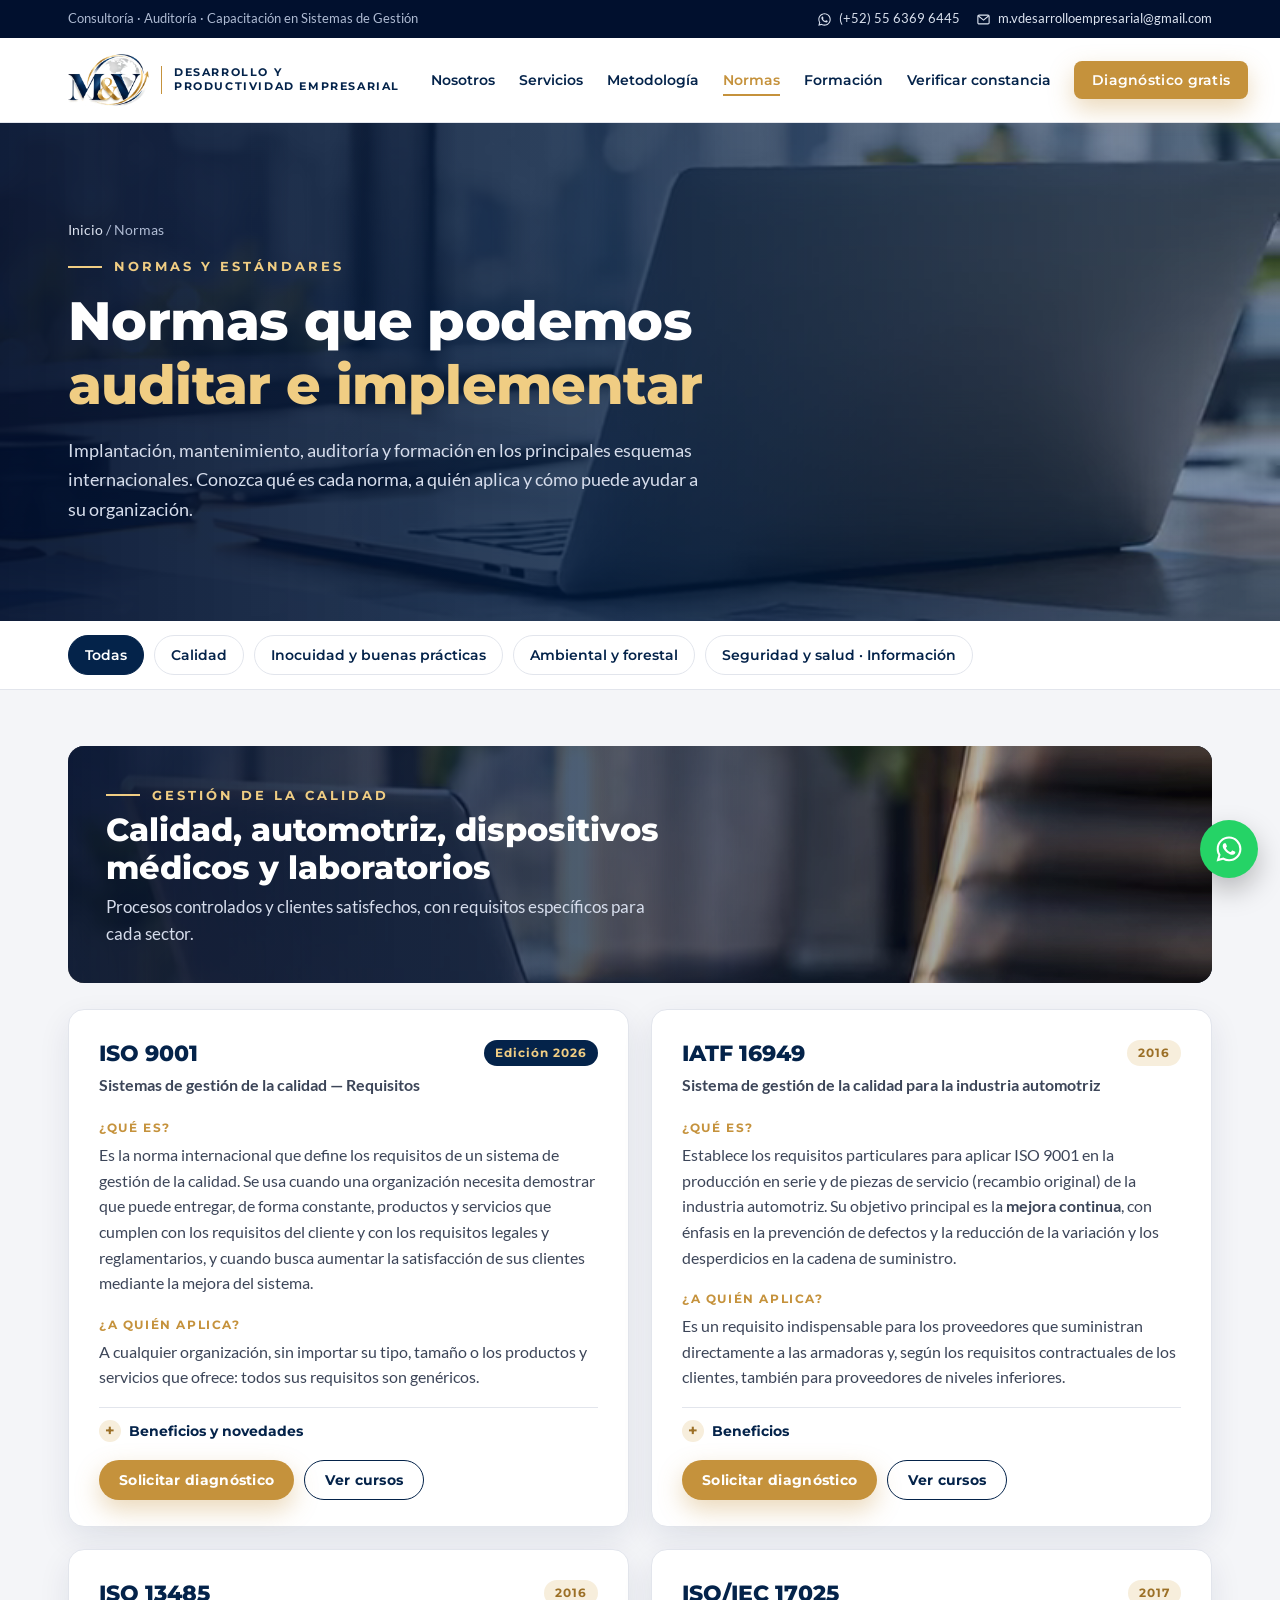
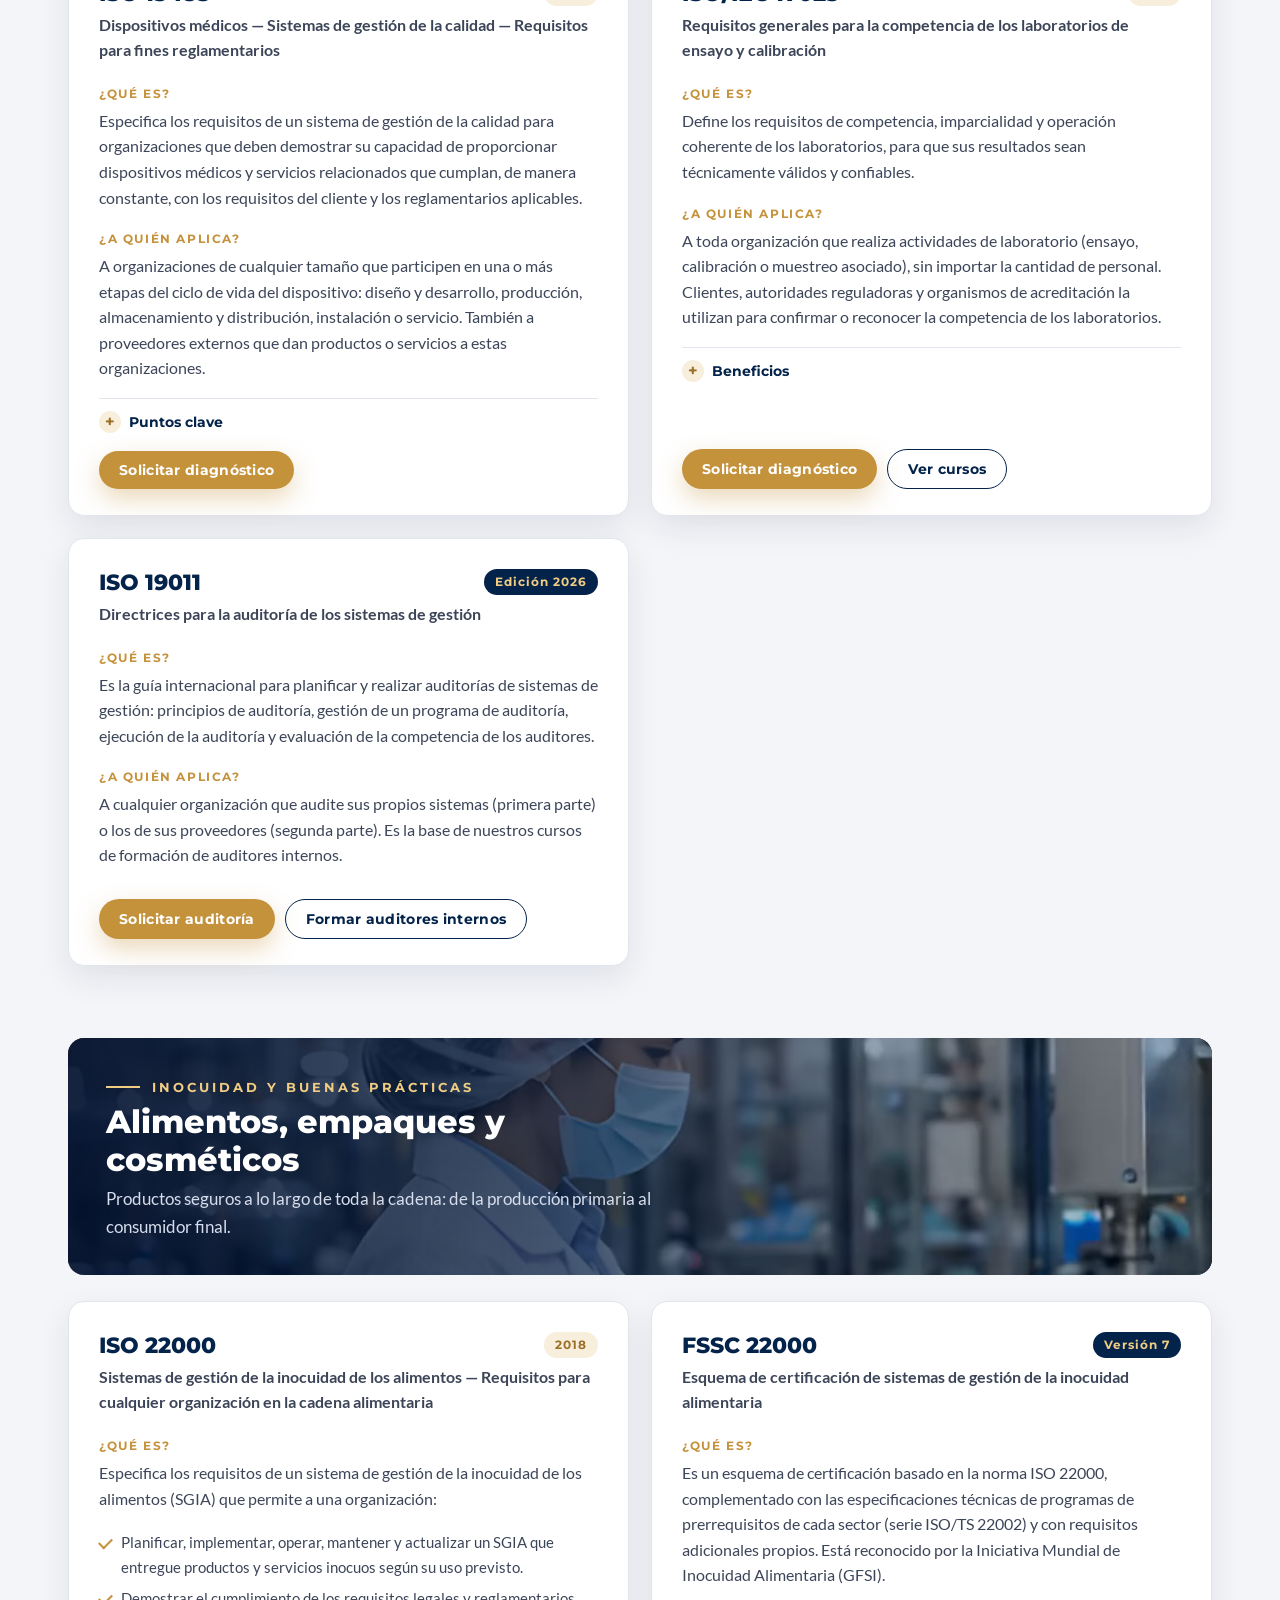
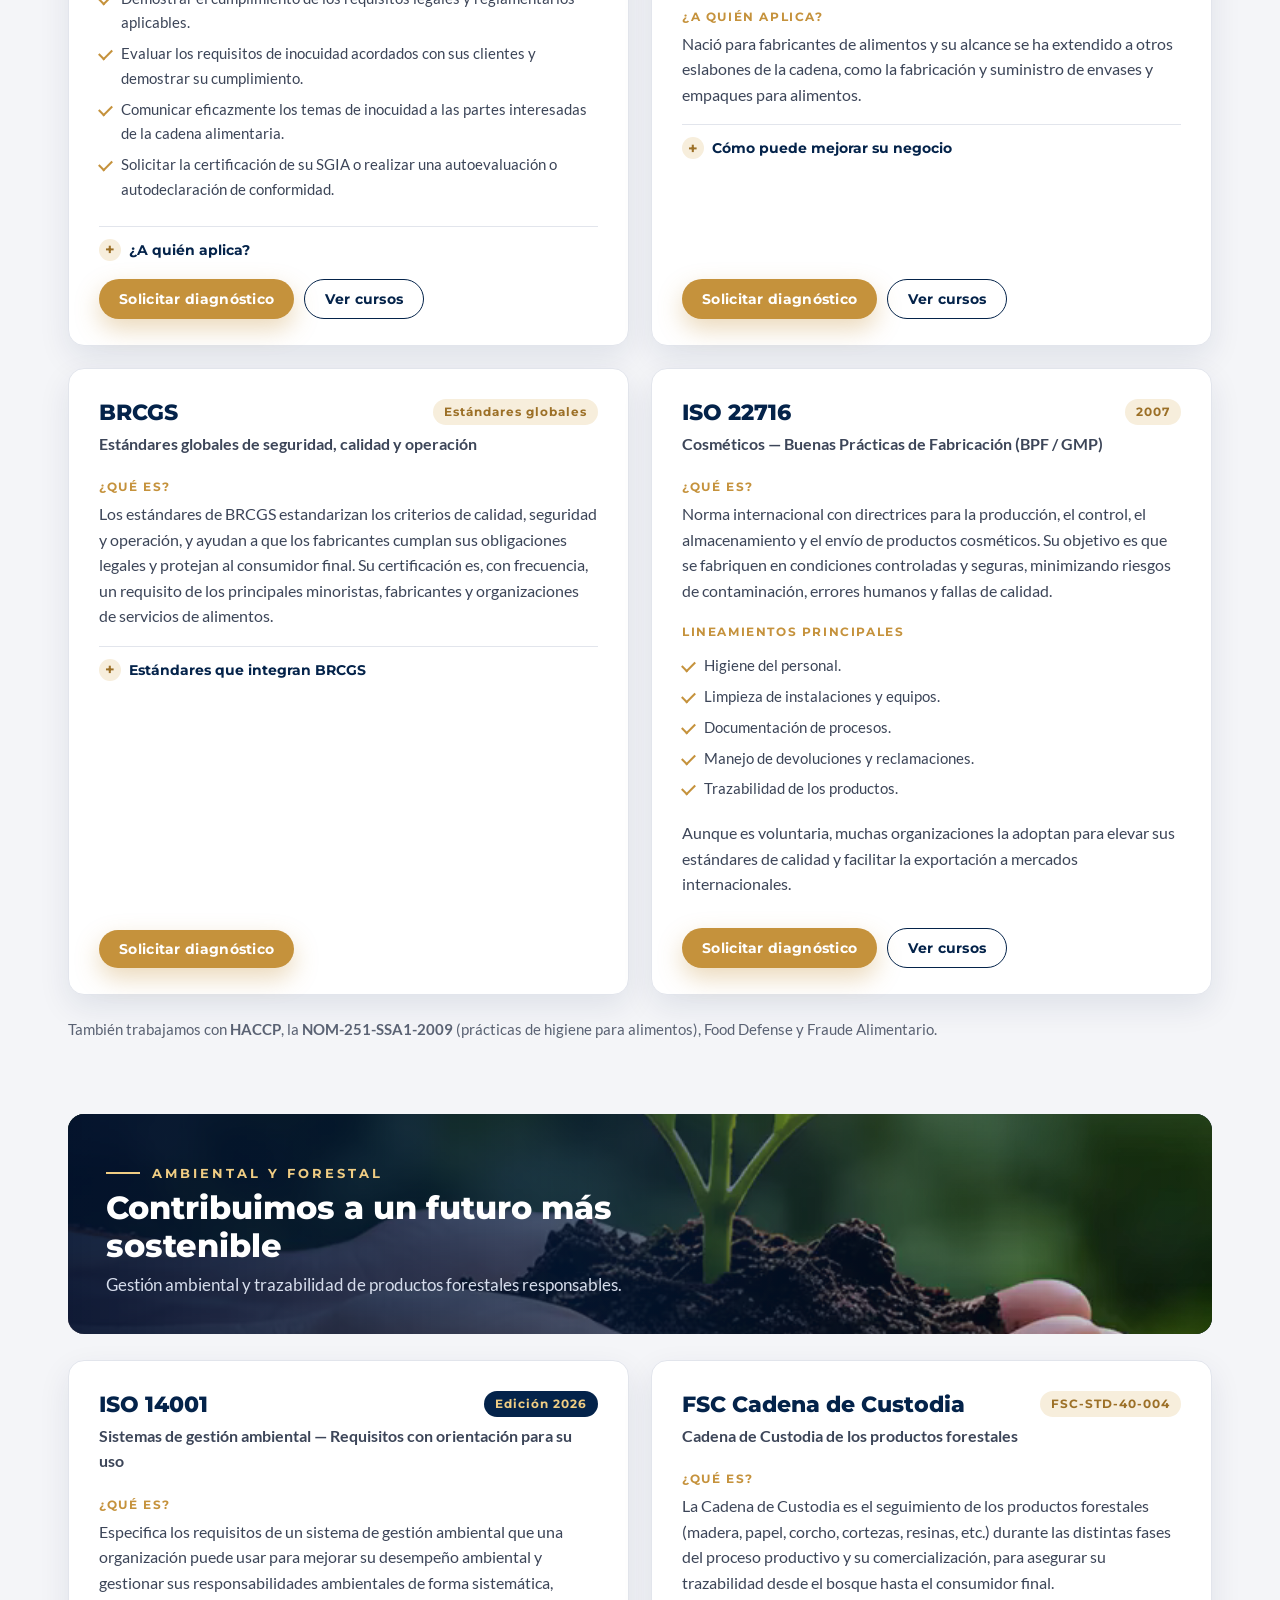
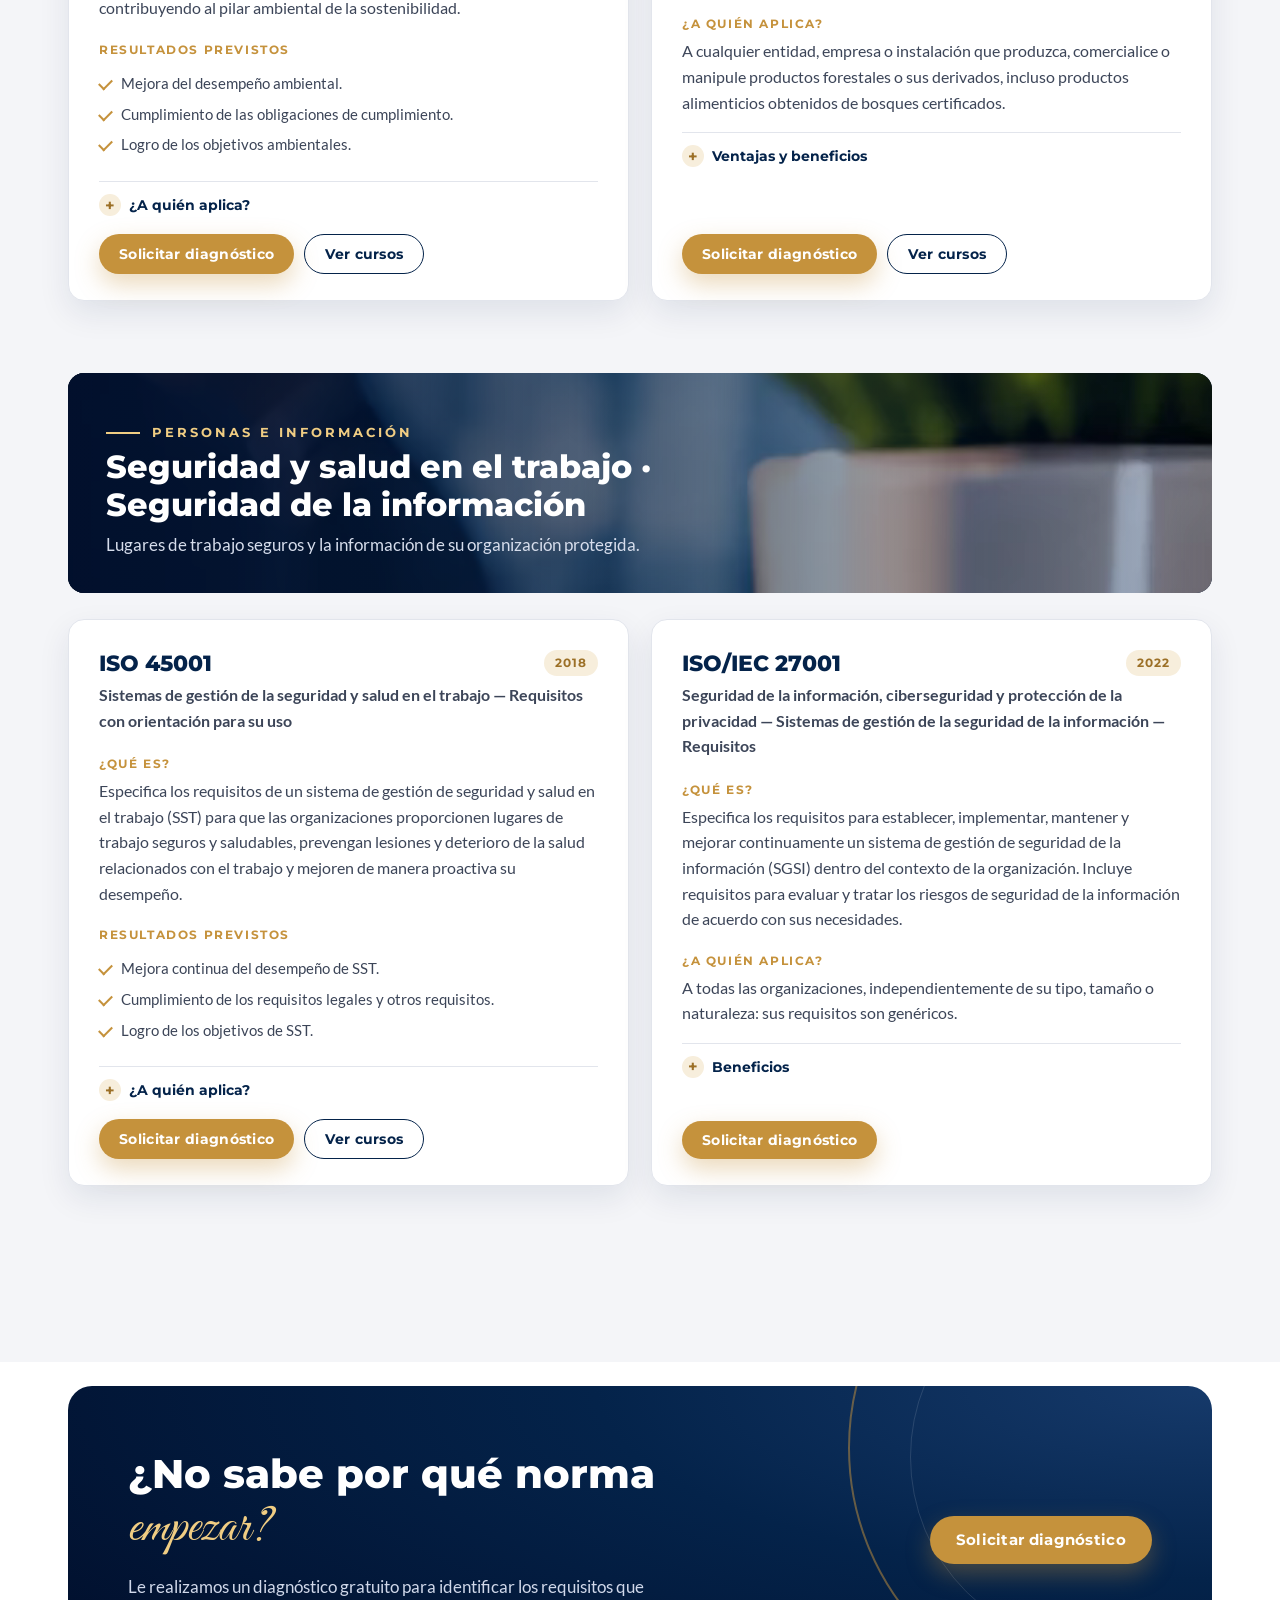
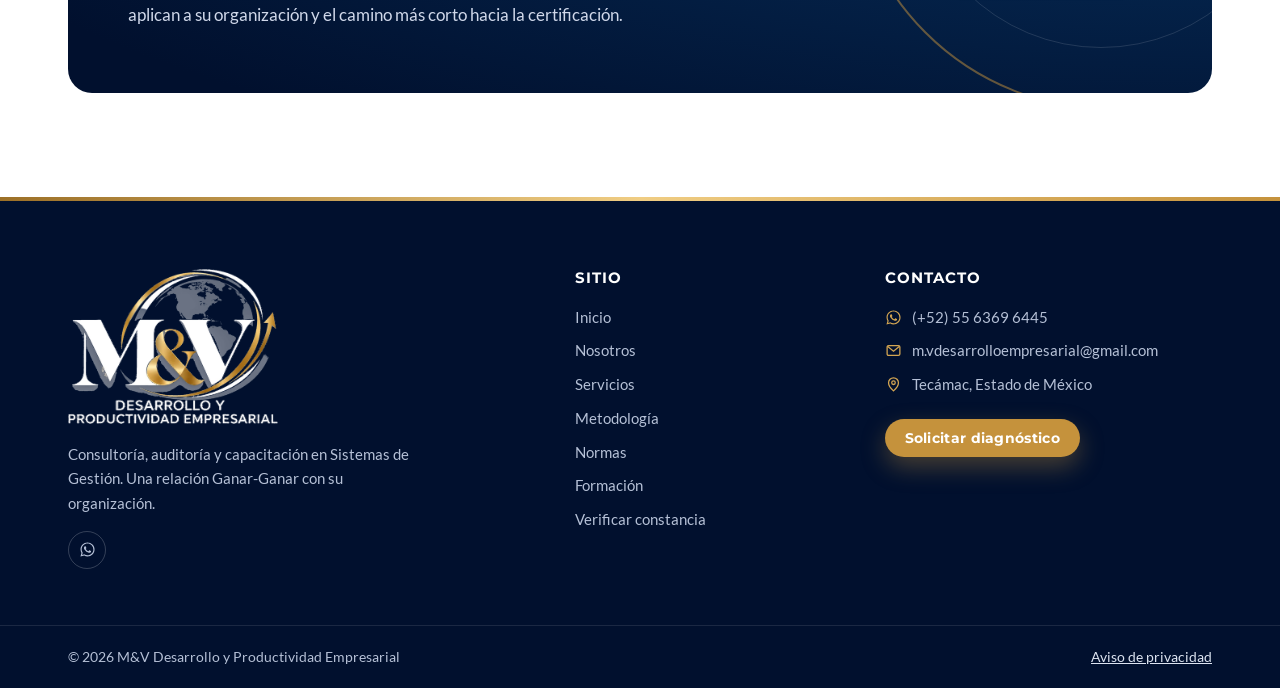
<file: normas.html>
<!DOCTYPE html>
<html lang="es">
<head>
  <meta charset="utf-8">
  <meta name="viewport" content="width=device-width, initial-scale=1">
  <title>Normas y estándares | M&amp;V Desarrollo y Productividad Empresarial</title>
  <meta name="description" content="Qué es, a quién aplica y qué beneficios aporta cada norma: ISO 9001:2026, ISO 14001:2026, ISO 45001, ISO 22000, FSSC 22000, BRCGS, IATF 16949, ISO 13485, ISO 22716, ISO/IEC 27001, ISO/IEC 17025, FSC e ISO 19011.">
  <meta name="theme-color" content="#04234A">
  <link rel="canonical" href="https://mv-desarrollo.github.io/normas.html">
  <meta property="og:type" content="website">
  <meta property="og:url" content="https://mv-desarrollo.github.io/normas.html">
  <meta property="og:title" content="Normas y estándares que auditamos e implementamos | M&amp;V">
  <meta property="og:description" content="Definiciones claras de las principales normas de Sistemas de Gestión.">
  <meta property="og:image" content="https://mv-desarrollo.github.io/img/og-mv.jpg">
  <link rel="icon" href="img/favicon.svg" type="image/svg+xml">
  <link rel="apple-touch-icon" href="img/apple-touch-icon.png">
  <link rel="stylesheet" href="css/estilos.css?v=20261014">
</head>
<body data-pagina="normas">
  <div id="encabezado"></div>

  <main id="contenido">
  <section class="hero-pag">
    <video data-auto muted loop playsinline preload="none" poster="video/oficina.webp" aria-hidden="true"><source data-src="video/oficina.webm" type="video/webm"><source data-src="video/oficina.mp4" type="video/mp4"></video>
    <div class="in">
      <p class="migas"><a href="index.html">Inicio</a> / Normas</p>
      <p class="eyebrow">Normas y estándares</p>
      <h1>Normas que podemos <span>auditar e implementar</span></h1>
      <p class="lead">Implantación, mantenimiento, auditoría y formación en los principales esquemas internacionales. Conozca qué es cada norma, a quién aplica y cómo puede ayudar a su organización.</p>
    </div>
  </section>

  <div class="barra-filtros">
    <div class="in">
      <div class="filtros" data-filtros="listaNormas" role="group" aria-label="Filtrar normas por categoría">
        <button type="button" data-cat="todas" aria-pressed="true">Todas</button>
        <button type="button" data-cat="calidad" aria-pressed="false">Calidad</button>
        <button type="button" data-cat="inocuidad" aria-pressed="false">Inocuidad y buenas prácticas</button>
        <button type="button" data-cat="ambiental" aria-pressed="false">Ambiental y forestal</button>
        <button type="button" data-cat="personas" aria-pressed="false">Seguridad y salud · Información</button>
      </div>
    </div>
  </div>

  <section class="seccion gris" style="padding-top:56px">
    <div class="in" id="listaNormas">

      <!-- ===================== CALIDAD ===================== -->
      <div class="categoria" data-cat="calidad" id="calidad">
        <div class="cat-cab">
          <video data-auto muted loop playsinline preload="none" poster="video/escritorio.webp" aria-hidden="true"><source data-src="video/escritorio.webm" type="video/webm"><source data-src="video/escritorio.mp4" type="video/mp4"></video>
          <div class="txt"><p class="eyebrow" style="color:var(--oro-3);margin-bottom:8px">Gestión de la calidad</p><h2>Calidad, automotriz, dispositivos médicos y laboratorios</h2><p>Procesos controlados y clientes satisfechos, con requisitos específicos para cada sector.</p></div>
        </div>
        <div class="normas-def">

          <article class="norma-def" id="iso-9001">
            <div class="cab"><span class="codigo">ISO 9001</span><span class="version nueva">Edición 2026</span></div>
            <p class="nombre-n">Sistemas de gestión de la calidad — Requisitos</p>
            <h4>¿Qué es?</h4>
            <p>Es la norma internacional que define los requisitos de un sistema de gestión de la calidad. Se usa cuando una organización necesita demostrar que puede entregar, de forma constante, productos y servicios que cumplen con los requisitos del cliente y con los requisitos legales y reglamentarios, y cuando busca aumentar la satisfacción de sus clientes mediante la mejora del sistema.</p>
            <h4>¿A quién aplica?</h4>
            <p>A cualquier organización, sin importar su tipo, tamaño o los productos y servicios que ofrece: todos sus requisitos son genéricos.</p>
            <details><summary>Beneficios y novedades</summary><div>
              <ul>
                <li>Procesos claros, medibles y bajo control.</li>
                <li>Decisiones basadas en evidencia, riesgos y oportunidades.</li>
                <li>Mayor satisfacción y confianza de clientes; acceso a nuevos mercados y licitaciones.</li>
                <li>Base para integrar otros sistemas (ISO 14001, ISO 45001, IATF 16949…).</li>
              </ul>
              <p class="nota-version">La nueva edición ISO 9001:2026 se publicó en septiembre de 2026 y reemplaza a la ISO 9001:2015. Las organizaciones certificadas contarán con un periodo de transición; le ayudamos a planearlo.</p>
            </div></details>
            <div class="acciones-n"><a class="btn btn-oro btn-sm" href="index.html?norma=ISO%209001#contacto">Solicitar diagnóstico</a><a class="btn btn-borde btn-sm" href="formacion.html">Ver cursos</a></div>
          </article>

          <article class="norma-def" id="iatf-16949">
            <div class="cab"><span class="codigo">IATF 16949</span><span class="version">2016</span></div>
            <p class="nombre-n">Sistema de gestión de la calidad para la industria automotriz</p>
            <h4>¿Qué es?</h4>
            <p>Establece los requisitos particulares para aplicar ISO 9001 en la producción en serie y de piezas de servicio (recambio original) de la industria automotriz. Su objetivo principal es la <b>mejora continua</b>, con énfasis en la prevención de defectos y la reducción de la variación y los desperdicios en la cadena de suministro.</p>
            <h4>¿A quién aplica?</h4>
            <p>Es un requisito indispensable para los proveedores que suministran directamente a las armadoras y, según los requisitos contractuales de los clientes, también para proveedores de niveles inferiores.</p>
            <details><summary>Beneficios</summary><div>
              <ul>
                <li>Mejora continua y mayor eficacia de los procesos.</li>
                <li>Aumento de la satisfacción del cliente.</li>
                <li>Identificación y prevención de riesgos y errores en la cadena de suministro.</li>
                <li>Mayor integración con otros sistemas de gestión.</li>
                <li>Armoniza los sistemas de evaluación de la cadena de suministro automotriz a nivel internacional.</li>
              </ul>
            </div></details>
            <div class="acciones-n"><a class="btn btn-oro btn-sm" href="index.html?norma=IATF%2016949#contacto">Solicitar diagnóstico</a><a class="btn btn-borde btn-sm" href="formacion.html">Ver cursos</a></div>
          </article>

          <article class="norma-def" id="iso-13485">
            <div class="cab"><span class="codigo">ISO 13485</span><span class="version">2016</span></div>
            <p class="nombre-n">Dispositivos médicos — Sistemas de gestión de la calidad — Requisitos para fines reglamentarios</p>
            <h4>¿Qué es?</h4>
            <p>Especifica los requisitos de un sistema de gestión de la calidad para organizaciones que deben demostrar su capacidad de proporcionar dispositivos médicos y servicios relacionados que cumplan, de manera constante, con los requisitos del cliente y los reglamentarios aplicables.</p>
            <h4>¿A quién aplica?</h4>
            <p>A organizaciones de cualquier tamaño que participen en una o más etapas del ciclo de vida del dispositivo: diseño y desarrollo, producción, almacenamiento y distribución, instalación o servicio. También a proveedores externos que dan productos o servicios a estas organizaciones.</p>
            <details><summary>Puntos clave</summary><div>
              <ul>
                <li>Los procesos que la organización contrata externamente siguen siendo su responsabilidad y deben controlarse.</li>
                <li>Si la regulación lo permite, pueden justificarse exclusiones de los controles de diseño y desarrollo.</li>
                <li>Los requisitos no aplicables de las cláusulas 6, 7 u 8 se documentan con su justificación.</li>
              </ul>
            </div></details>
            <div class="acciones-n"><a class="btn btn-oro btn-sm" href="index.html?norma=ISO%2013485#contacto">Solicitar diagnóstico</a></div>
          </article>

          <article class="norma-def" id="iso-17025">
            <div class="cab"><span class="codigo">ISO/IEC 17025</span><span class="version">2017</span></div>
            <p class="nombre-n">Requisitos generales para la competencia de los laboratorios de ensayo y calibración</p>
            <h4>¿Qué es?</h4>
            <p>Define los requisitos de competencia, imparcialidad y operación coherente de los laboratorios, para que sus resultados sean técnicamente válidos y confiables.</p>
            <h4>¿A quién aplica?</h4>
            <p>A toda organización que realiza actividades de laboratorio (ensayo, calibración o muestreo asociado), sin importar la cantidad de personal. Clientes, autoridades reguladoras y organismos de acreditación la utilizan para confirmar o reconocer la competencia de los laboratorios.</p>
            <details><summary>Beneficios</summary><div>
              <ul>
                <li>Confianza en los resultados emitidos por el laboratorio.</li>
                <li>Base para la acreditación y el reconocimiento de resultados.</li>
                <li>Control de equipos, métodos, trazabilidad metrológica y aseguramiento de la validez.</li>
              </ul>
            </div></details>
            <div class="acciones-n"><a class="btn btn-oro btn-sm" href="index.html?norma=ISO%2FIEC%2017025#contacto">Solicitar diagnóstico</a><a class="btn btn-borde btn-sm" href="formacion.html">Ver cursos</a></div>
          </article>

          <article class="norma-def" id="iso-19011">
            <div class="cab"><span class="codigo">ISO 19011</span><span class="version nueva">Edición 2026</span></div>
            <p class="nombre-n">Directrices para la auditoría de los sistemas de gestión</p>
            <h4>¿Qué es?</h4>
            <p>Es la guía internacional para planificar y realizar auditorías de sistemas de gestión: principios de auditoría, gestión de un programa de auditoría, ejecución de la auditoría y evaluación de la competencia de los auditores.</p>
            <h4>¿A quién aplica?</h4>
            <p>A cualquier organización que audite sus propios sistemas (primera parte) o los de sus proveedores (segunda parte). Es la base de nuestros cursos de formación de auditores internos.</p>
            <div class="acciones-n"><a class="btn btn-oro btn-sm" href="index.html?servicio=Auditor%C3%ADa%20Interna#contacto">Solicitar auditoría</a><a class="btn btn-borde btn-sm" href="formacion.html">Formar auditores internos</a></div>
          </article>

        </div>
      </div>

      <!-- ===================== INOCUIDAD ===================== -->
      <div class="categoria" data-cat="inocuidad" id="inocuidad">
        <div class="cat-cab">
          <video data-auto muted loop playsinline preload="none" poster="video/auditoria.webp" aria-hidden="true"><source data-src="video/auditoria.webm" type="video/webm"><source data-src="video/auditoria.mp4" type="video/mp4"></video>
          <div class="txt"><p class="eyebrow" style="color:var(--oro-3);margin-bottom:8px">Inocuidad y buenas prácticas</p><h2>Alimentos, empaques y cosméticos</h2><p>Productos seguros a lo largo de toda la cadena: de la producción primaria al consumidor final.</p></div>
        </div>
        <div class="normas-def">

          <article class="norma-def" id="iso-22000">
            <div class="cab"><span class="codigo">ISO 22000</span><span class="version">2018</span></div>
            <p class="nombre-n">Sistemas de gestión de la inocuidad de los alimentos — Requisitos para cualquier organización en la cadena alimentaria</p>
            <h4>¿Qué es?</h4>
            <p>Especifica los requisitos de un sistema de gestión de la inocuidad de los alimentos (SGIA) que permite a una organización:</p>
            <ul>
              <li>Planificar, implementar, operar, mantener y actualizar un SGIA que entregue productos y servicios inocuos según su uso previsto.</li>
              <li>Demostrar el cumplimiento de los requisitos legales y reglamentarios aplicables.</li>
              <li>Evaluar los requisitos de inocuidad acordados con sus clientes y demostrar su cumplimiento.</li>
              <li>Comunicar eficazmente los temas de inocuidad a las partes interesadas de la cadena alimentaria.</li>
              <li>Solicitar la certificación de su SGIA o realizar una autoevaluación o autodeclaración de conformidad.</li>
            </ul>
            <details><summary>¿A quién aplica?</summary><div>
              <p>A todas las organizaciones que participan directa o indirectamente en la cadena alimentaria, sin importar su tamaño: productores de piensos y alimento para animales, agricultores, recolectores, productores de ingredientes, fabricantes de alimentos, minoristas, servicios de alimentos y catering, servicios de limpieza y saneamiento, transporte, almacenamiento y distribución, y proveedores de equipos, desinfectantes y materiales de empaque.</p>
              <p>También permite que organizaciones pequeñas (pequeñas granjas, empacadores-distribuidores, tiendas o servicios de alimentos) implementen elementos desarrollados externamente.</p>
            </div></details>
            <div class="acciones-n"><a class="btn btn-oro btn-sm" href="index.html?norma=ISO%2022000#contacto">Solicitar diagnóstico</a><a class="btn btn-borde btn-sm" href="formacion.html">Ver cursos</a></div>
          </article>

          <article class="norma-def" id="fssc-22000">
            <div class="cab"><span class="codigo">FSSC 22000</span><span class="version nueva">Versión 7</span></div>
            <p class="nombre-n">Esquema de certificación de sistemas de gestión de la inocuidad alimentaria</p>
            <h4>¿Qué es?</h4>
            <p>Es un esquema de certificación basado en la norma ISO 22000, complementado con las especificaciones técnicas de programas de prerrequisitos de cada sector (serie ISO/TS 22002) y con requisitos adicionales propios. Está reconocido por la Iniciativa Mundial de Inocuidad Alimentaria (GFSI).</p>
            <h4>¿A quién aplica?</h4>
            <p>Nació para fabricantes de alimentos y su alcance se ha extendido a otros eslabones de la cadena, como la fabricación y suministro de envases y empaques para alimentos.</p>
            <details><summary>Cómo puede mejorar su negocio</summary><div>
              <p>FSSC 22000 combina tres características principales:</p>
              <ul>
                <li>Un marco de sistema de gestión integrado a la gestión general de la empresa y coherente con ISO 9001 e ISO 14001.</li>
                <li>Una metodología sólida de análisis de peligros y gestión de riesgos basada en los principios HACCP.</li>
                <li>Programas de prerrequisitos según el giro de la empresa, junto con requisitos adicionales de FSSC 22000.</li>
              </ul>
              <p>Otros beneficios: independencia (pertenece a una fundación sin fines de lucro), desarrollo con múltiples partes interesadas, credibilidad internacional gracias a GFSI y un lenguaje común que permite la evaluación comparativa en todo el mundo.</p>
            </div></details>
            <div class="acciones-n"><a class="btn btn-oro btn-sm" href="index.html?norma=FSSC%2022000#contacto">Solicitar diagnóstico</a><a class="btn btn-borde btn-sm" href="formacion.html">Ver cursos</a></div>
          </article>

          <article class="norma-def" id="brcgs">
            <div class="cab"><span class="codigo">BRCGS</span><span class="version">Estándares globales</span></div>
            <p class="nombre-n">Estándares globales de seguridad, calidad y operación</p>
            <h4>¿Qué es?</h4>
            <p>Los estándares de BRCGS estandarizan los criterios de calidad, seguridad y operación, y ayudan a que los fabricantes cumplan sus obligaciones legales y protejan al consumidor final. Su certificación es, con frecuencia, un requisito de los principales minoristas, fabricantes y organizaciones de servicios de alimentos.</p>
            <details><summary>Estándares que integran BRCGS</summary><div>
              <ul>
                <li>Seguridad Alimentaria</li><li>Materiales de Embalaje</li><li>Almacenaje y Distribución</li>
                <li>Agentes y Corredores</li><li>Productos de Consumo</li><li>Al por menor (Retail)</li>
                <li>Comercio Ético y Abastecimiento Responsable</li><li>Programa de Certificación sin Gluten</li><li>Estándar Global Basado en Plantas</li>
              </ul>
            </div></details>
            <div class="acciones-n"><a class="btn btn-oro btn-sm" href="index.html?norma=BRC%20Alimentos#contacto">Solicitar diagnóstico</a></div>
          </article>

          <article class="norma-def" id="iso-22716">
            <div class="cab"><span class="codigo">ISO 22716</span><span class="version">2007</span></div>
            <p class="nombre-n">Cosméticos — Buenas Prácticas de Fabricación (BPF / GMP)</p>
            <h4>¿Qué es?</h4>
            <p>Norma internacional con directrices para la producción, el control, el almacenamiento y el envío de productos cosméticos. Su objetivo es que se fabriquen en condiciones controladas y seguras, minimizando riesgos de contaminación, errores humanos y fallas de calidad.</p>
            <h4>Lineamientos principales</h4>
            <ul>
              <li>Higiene del personal.</li>
              <li>Limpieza de instalaciones y equipos.</li>
              <li>Documentación de procesos.</li>
              <li>Manejo de devoluciones y reclamaciones.</li>
              <li>Trazabilidad de los productos.</li>
            </ul>
            <p>Aunque es voluntaria, muchas organizaciones la adoptan para elevar sus estándares de calidad y facilitar la exportación a mercados internacionales.</p>
            <div class="acciones-n"><a class="btn btn-oro btn-sm" href="index.html?norma=ISO%2022716#contacto">Solicitar diagnóstico</a><a class="btn btn-borde btn-sm" href="formacion.html">Ver cursos</a></div>
          </article>

        </div>
        <p style="margin-top:22px;color:var(--gris);font-size:15px">También trabajamos con <b>HACCP</b>, la <b>NOM-251-SSA1-2009</b> (prácticas de higiene para alimentos), Food Defense y Fraude Alimentario.</p>
      </div>

      <!-- ===================== AMBIENTAL ===================== -->
      <div class="categoria" data-cat="ambiental" id="ambiental">
        <div class="cat-cab">
          <video data-auto muted loop playsinline preload="none" poster="video/sostenibilidad.webp" aria-hidden="true"><source data-src="video/sostenibilidad.webm" type="video/webm"><source data-src="video/sostenibilidad.mp4" type="video/mp4"></video>
          <div class="txt"><p class="eyebrow" style="color:var(--oro-3);margin-bottom:8px">Ambiental y forestal</p><h2>Contribuimos a un futuro más sostenible</h2><p>Gestión ambiental y trazabilidad de productos forestales responsables.</p></div>
        </div>
        <div class="normas-def">

          <article class="norma-def" id="iso-14001">
            <div class="cab"><span class="codigo">ISO 14001</span><span class="version nueva">Edición 2026</span></div>
            <p class="nombre-n">Sistemas de gestión ambiental — Requisitos con orientación para su uso</p>
            <h4>¿Qué es?</h4>
            <p>Especifica los requisitos de un sistema de gestión ambiental que una organización puede usar para mejorar su desempeño ambiental y gestionar sus responsabilidades ambientales de forma sistemática, contribuyendo al pilar ambiental de la sostenibilidad.</p>
            <h4>Resultados previstos</h4>
            <ul>
              <li>Mejora del desempeño ambiental.</li>
              <li>Cumplimiento de las obligaciones de cumplimiento.</li>
              <li>Logro de los objetivos ambientales.</li>
            </ul>
            <details><summary>¿A quién aplica?</summary><div>
              <p>A cualquier organización, sin importar su tamaño, tipo o naturaleza. Se aplica a los aspectos ambientales de sus actividades, productos y servicios que puede controlar o en los que puede influir, considerando una perspectiva de ciclo de vida. No establece criterios específicos de desempeño ambiental.</p>
              <p>Puede usarse total o parcialmente, pero solo se puede declarar conformidad cuando todos sus requisitos están incorporados y se cumplen sin exclusión.</p>
              <p class="nota-version">ISO 14001:2026 es la nueva edición que reemplaza a la ISO 14001:2015. Le acompañamos en la transición de su sistema.</p>
            </div></details>
            <div class="acciones-n"><a class="btn btn-oro btn-sm" href="index.html?norma=ISO%2014001#contacto">Solicitar diagnóstico</a><a class="btn btn-borde btn-sm" href="formacion.html">Ver cursos</a></div>
          </article>

          <article class="norma-def" id="fsc">
            <div class="cab"><span class="codigo">FSC Cadena de Custodia</span><span class="version">FSC-STD-40-004</span></div>
            <p class="nombre-n">Cadena de Custodia de los productos forestales</p>
            <h4>¿Qué es?</h4>
            <p>La Cadena de Custodia es el seguimiento de los productos forestales (madera, papel, corcho, cortezas, resinas, etc.) durante las distintas fases del proceso productivo y su comercialización, para asegurar su trazabilidad desde el bosque hasta el consumidor final.</p>
            <h4>¿A quién aplica?</h4>
            <p>A cualquier entidad, empresa o instalación que produzca, comercialice o manipule productos forestales o sus derivados, incluso productos alimenticios obtenidos de bosques certificados.</p>
            <details><summary>Ventajas y beneficios</summary><div>
              <ul>
                <li>Mayor rentabilidad por la demanda de productos certificados.</li>
                <li>Mejor imagen ante clientes y autoridades, al evidenciar su compromiso con el medio ambiente y la responsabilidad social.</li>
                <li>Apertura de nuevos mercados sensibles a los aspectos ambientales.</li>
                <li>Da confianza a los consumidores de que los productos proceden de bosques gestionados de forma responsable y de origen legal.</li>
                <li>Diferenciación frente a la competencia mediante el uso del logotipo de certificación.</li>
              </ul>
            </div></details>
            <div class="acciones-n"><a class="btn btn-oro btn-sm" href="index.html?norma=FSC%20Cadena%20de%20Custodia#contacto">Solicitar diagnóstico</a><a class="btn btn-borde btn-sm" href="formacion.html">Ver cursos</a></div>
          </article>

        </div>
      </div>

      <!-- ===================== PERSONAS E INFORMACIÓN ===================== -->
      <div class="categoria" data-cat="personas" id="personas">
        <div class="cat-cab">
          <video data-auto muted loop playsinline preload="none" poster="video/consultoria.webp" aria-hidden="true"><source data-src="video/consultoria.webm" type="video/webm"><source data-src="video/consultoria.mp4" type="video/mp4"></video>
          <div class="txt"><p class="eyebrow" style="color:var(--oro-3);margin-bottom:8px">Personas e información</p><h2>Seguridad y salud en el trabajo · Seguridad de la información</h2><p>Lugares de trabajo seguros y la información de su organización protegida.</p></div>
        </div>
        <div class="normas-def">

          <article class="norma-def" id="iso-45001">
            <div class="cab"><span class="codigo">ISO 45001</span><span class="version">2018</span></div>
            <p class="nombre-n">Sistemas de gestión de la seguridad y salud en el trabajo — Requisitos con orientación para su uso</p>
            <h4>¿Qué es?</h4>
            <p>Especifica los requisitos de un sistema de gestión de seguridad y salud en el trabajo (SST) para que las organizaciones proporcionen lugares de trabajo seguros y saludables, prevengan lesiones y deterioro de la salud relacionados con el trabajo y mejoren de manera proactiva su desempeño.</p>
            <h4>Resultados previstos</h4>
            <ul>
              <li>Mejora continua del desempeño de SST.</li>
              <li>Cumplimiento de los requisitos legales y otros requisitos.</li>
              <li>Logro de los objetivos de SST.</li>
            </ul>
            <details><summary>¿A quién aplica?</summary><div>
              <p>A cualquier organización, sin importar su tamaño, tipo o actividades, respecto de los riesgos de SST bajo su control, considerando su contexto y las necesidades de sus trabajadores y otras partes interesadas. Permite integrar otros aspectos como el bienestar de los trabajadores.</p>
              <p>No aborda temas como la seguridad del producto, los daños a la propiedad o los impactos ambientales, más allá de los riesgos para los trabajadores y otras partes interesadas.</p>
              <p class="nota-version">La edición vigente es la 2018. ISO trabaja en una revisión cuya publicación se espera a partir de 2027; le mantendremos informado.</p>
            </div></details>
            <div class="acciones-n"><a class="btn btn-oro btn-sm" href="index.html?norma=ISO%2045001#contacto">Solicitar diagnóstico</a><a class="btn btn-borde btn-sm" href="formacion.html">Ver cursos</a></div>
          </article>

          <article class="norma-def" id="iso-27001">
            <div class="cab"><span class="codigo">ISO/IEC 27001</span><span class="version">2022</span></div>
            <p class="nombre-n">Seguridad de la información, ciberseguridad y protección de la privacidad — Sistemas de gestión de la seguridad de la información — Requisitos</p>
            <h4>¿Qué es?</h4>
            <p>Especifica los requisitos para establecer, implementar, mantener y mejorar continuamente un sistema de gestión de seguridad de la información (SGSI) dentro del contexto de la organización. Incluye requisitos para evaluar y tratar los riesgos de seguridad de la información de acuerdo con sus necesidades.</p>
            <h4>¿A quién aplica?</h4>
            <p>A todas las organizaciones, independientemente de su tipo, tamaño o naturaleza: sus requisitos son genéricos.</p>
            <details><summary>Beneficios</summary><div>
              <ul>
                <li>Protección de la confidencialidad, integridad y disponibilidad de la información.</li>
                <li>Gestión de riesgos basada en controles reconocidos internacionalmente.</li>
                <li>Confianza de clientes y socios en el manejo de su información.</li>
              </ul>
              <p class="nota-version">La edición vigente es la 2022, que sustituyó a la ISO/IEC 27001:2013.</p>
            </div></details>
            <div class="acciones-n"><a class="btn btn-oro btn-sm" href="index.html?norma=ISO%2027001#contacto">Solicitar diagnóstico</a></div>
          </article>

        </div>
      </div>

    </div>
  </section>

  <section class="seccion" style="padding-top:24px">
    <div class="in">
      <div class="cta revelar">
        <div>
          <h2>¿No sabe por qué norma <span class="script">empezar?</span></h2>
          <p>Le realizamos un diagnóstico gratuito para identificar los requisitos que aplican a su organización y el camino más corto hacia la certificación.</p>
        </div>
        <div class="acciones"><a class="btn btn-oro" href="index.html#contacto">Solicitar diagnóstico</a></div>
      </div>
    </div>
  </section>
  </main>

  <div id="pie"></div>

  <script src="js/config.js?v=20261014"></script>
  <script src="js/sitio.js?v=20261014"></script>
</body>
</html>
</file>
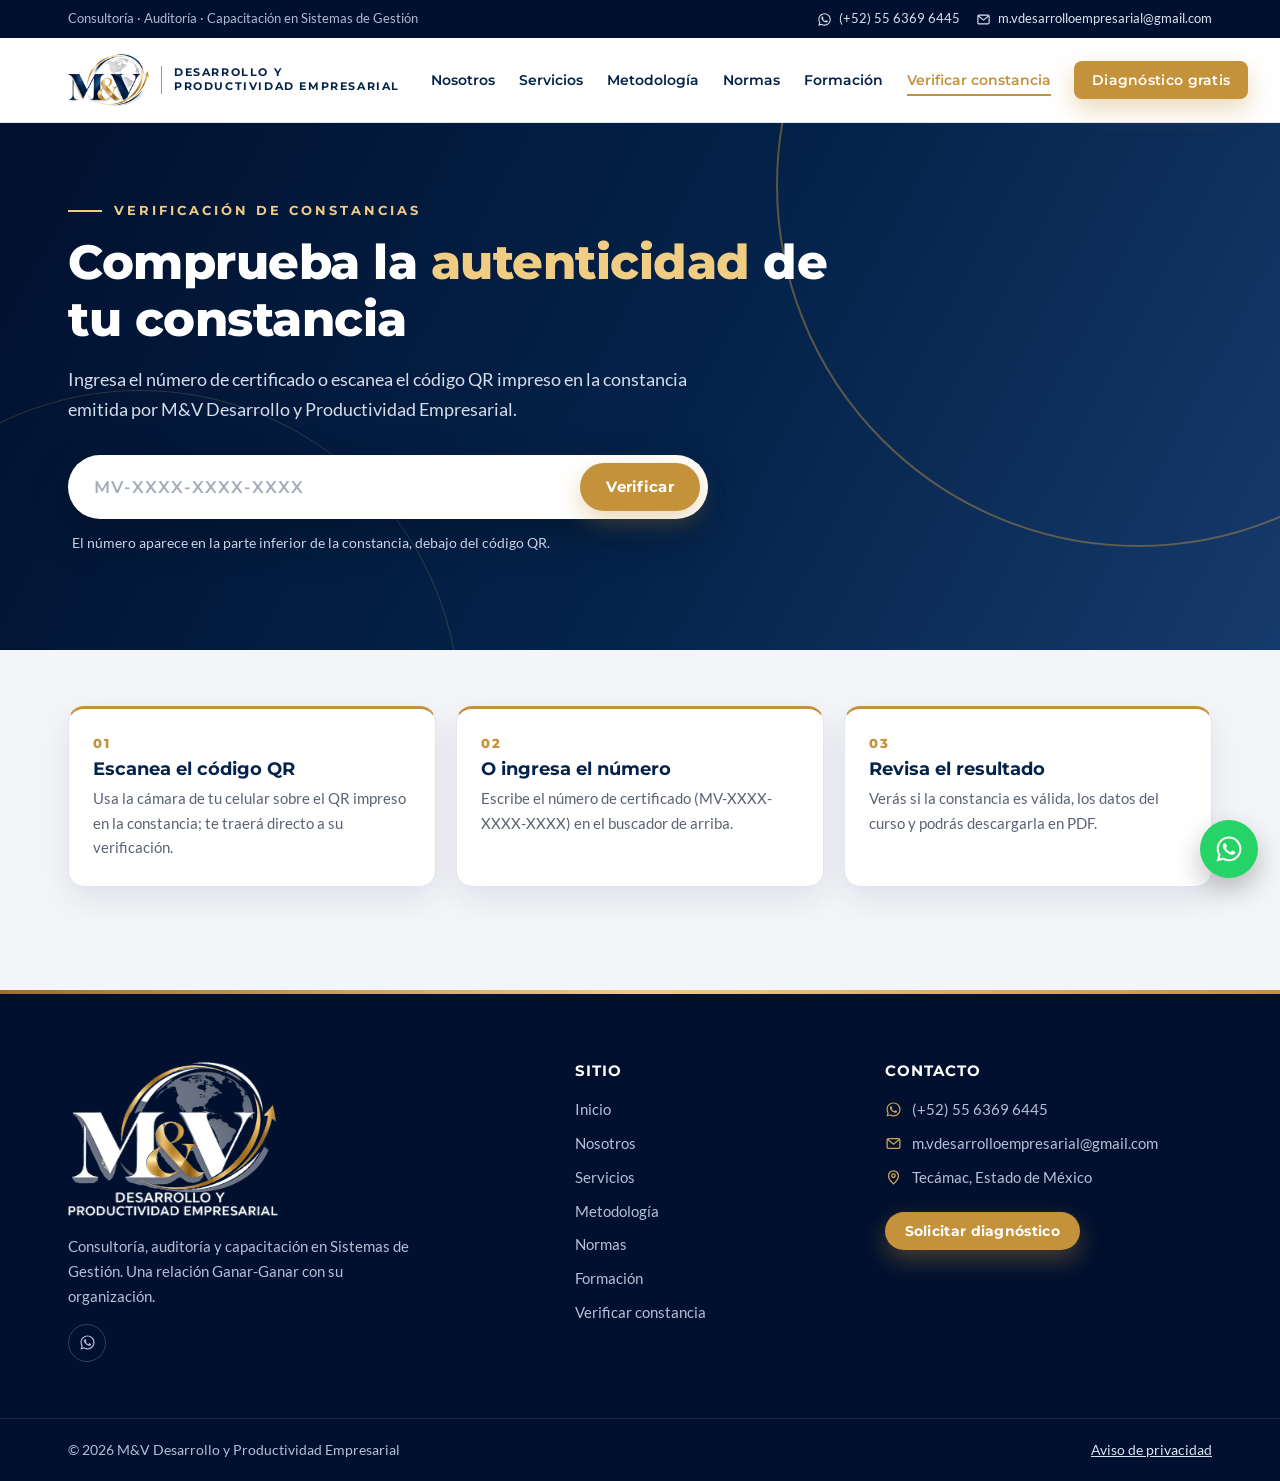
<file: verificar.html>
<!DOCTYPE html>
<html lang="es">
<head>
  <meta charset="utf-8">
  <meta name="viewport" content="width=device-width, initial-scale=1">
  <title>Verificación de constancias | M&amp;V Desarrollo y Productividad Empresarial</title>
  <meta name="description" content="Comprueba la autenticidad de una constancia emitida por M&amp;V Desarrollo y Productividad Empresarial con su número de certificado o código QR.">
  <meta name="robots" content="noindex">
  <meta name="theme-color" content="#04234A">
  <link rel="icon" href="img/favicon.svg" type="image/svg+xml">
  <link rel="apple-touch-icon" href="img/apple-touch-icon.png">
  <link rel="stylesheet" href="css/estilos.css?v=20261014">
</head>
<body data-pagina="verificar">
  <div id="encabezado"></div>

  <main id="contenido">
  <section class="hero compacto">
    <div class="arco"></div>
    <div class="in">
      <div>
        <p class="eyebrow">Verificación de constancias</p>
        <h1>Comprueba la <span>autenticidad</span> de tu constancia</h1>
        <p class="lead">Ingresa el número de certificado o escanea el código QR impreso en la constancia emitida por M&amp;V Desarrollo y Productividad Empresarial.</p>
        <form class="buscar" id="formBuscar" autocomplete="off">
          <label for="codigo" class="sr">Número de certificado</label>
          <div class="fila-b">
            <input type="text" id="codigo" name="c" maxlength="300" spellcheck="false" placeholder="MV-XXXX-XXXX-XXXX" required>
            <button class="btn btn-oro" type="submit" id="btnBuscar">Verificar</button>
          </div>
          <p class="ayuda">El número aparece en la parte inferior de la constancia, debajo del código QR.</p>
        </form>
      </div>
    </div>
  </section>

  <section class="resultado">
    <div class="in" id="resultado" aria-live="polite">
      <div class="pasos" id="pasos">
        <div class="paso"><div class="n">01</div><h3>Escanea el código QR</h3><p>Usa la cámara de tu celular sobre el QR impreso en la constancia; te traerá directo a su verificación.</p></div>
        <div class="paso"><div class="n">02</div><h3>O ingresa el número</h3><p>Escribe el número de certificado (MV-XXXX-XXXX-XXXX) en el buscador de arriba.</p></div>
        <div class="paso"><div class="n">03</div><h3>Revisa el resultado</h3><p>Verás si la constancia es válida, los datos del curso y podrás descargarla en PDF.</p></div>
      </div>
    </div>
  </section>
  </main>

  <div id="pie"></div>

  <script src="js/config.js?v=20261014"></script>
  <script src="js/sitio.js?v=20261014"></script>
  <script src="js/vendor/qrious-4.0.2.min.js" defer></script>
  <script src="js/vendor/jspdf-4.2.1.umd.min.js" defer></script>
  <script src="js/verificar.js?v=20261014" defer></script>
</body>
</html>
</file>
<file: css/estilos.css>
/* =========================================================
   M&V Desarrollo y Productividad Empresarial — estilos
   Colorimetría del logotipo: azul marino + dorado
   ========================================================= */

/* ---------- Tipografías (alojadas en el sitio, sin Google Fonts) ---------- */
@font-face { font-family: Montserrat; font-weight: 500; font-display: swap; src: url(../fonts/montserrat-latin-500-normal.woff2) format("woff2"); }
@font-face { font-family: Montserrat; font-weight: 600; font-display: swap; src: url(../fonts/montserrat-latin-600-normal.woff2) format("woff2"); }
@font-face { font-family: Montserrat; font-weight: 700; font-display: swap; src: url(../fonts/montserrat-latin-700-normal.woff2) format("woff2"); }
@font-face { font-family: Montserrat; font-weight: 800; font-display: swap; src: url(../fonts/montserrat-latin-800-normal.woff2) format("woff2"); }
@font-face { font-family: Lato; font-weight: 400; font-display: swap; src: url(../fonts/lato-latin-400-normal.woff2) format("woff2"); }
@font-face { font-family: Lato; font-weight: 400; font-style: italic; font-display: swap; src: url(../fonts/lato-latin-400-italic.woff2) format("woff2"); }
@font-face { font-family: Lato; font-weight: 700; font-display: swap; src: url(../fonts/lato-latin-700-normal.woff2) format("woff2"); }
@font-face { font-family: "Great Vibes"; font-weight: 400; font-display: swap; src: url(../fonts/great-vibes-latin-400-normal.woff2) format("woff2"); }
@font-face { font-family: Tinos; font-weight: 700; font-display: swap; src: url(../fonts/tinos-latin-700-normal.woff2) format("woff2"); }

:root {
  --navy-950: #01102E;
  --navy-900: #021B3D;
  --navy: #04234A;
  --navy-2: #163A6B;
  --navy-3: #30458B;
  --oro: #C5923C;
  --oro-2: #D3A552;
  --oro-3: #F0CD83;
  --oro-osc: #9C7027;
  --oro-claro: #F7EEDC;
  --tinta: #1A2233;
  --gris: #5A6273;
  --gris-2: #8A93A3;
  --linea: #E2E5EC;
  --fondo: #F4F5F8;
  --fondo-2: #EEF0F5;
  --blanco: #FFFFFF;
  --ok: #1E7B4C;   --ok-bg: #E7F5EE;
  --mal: #B3261E;  --mal-bg: #FCECEA;
  --aviso: #A35C00; --aviso-bg: #FFF3E0;
  --radio: 16px;
  --radio-s: 10px;
  --sombra: 0 12px 32px rgba(4, 35, 74, .09);
  --sombra-2: 0 22px 50px rgba(4, 35, 74, .16);
  --hd: Montserrat, "Segoe UI", Arial, sans-serif;
  --tx: Lato, "Segoe UI", Roboto, Arial, sans-serif;
  --script: "Great Vibes", "Segoe Script", cursive;
  --alto-nav: 84px;
}
* { box-sizing: border-box; }
html { scroll-behavior: smooth; scroll-padding-top: 100px; }
body {
  margin: 0; font-family: var(--tx); color: var(--tinta); background: var(--blanco);
  line-height: 1.65; font-size: 16.5px; -webkit-font-smoothing: antialiased; overflow-x: hidden;
}
img, video { max-width: 100%; display: block; }
a { color: inherit; }
h1, h2, h3, h4 { font-family: var(--hd); line-height: 1.18; margin: 0; color: inherit; }
p { margin: 0 0 1em; }
.in { max-width: 1200px; margin: 0 auto; padding-left: 28px; padding-right: 28px; }
.sr { position: absolute; width: 1px; height: 1px; overflow: hidden; clip: rect(0 0 0 0); white-space: nowrap; }
.saltar { position: absolute; left: 12px; top: 12px; z-index: 200; background: var(--oro); color: #fff; padding: 10px 16px; border-radius: 8px; font: 700 14px var(--hd); text-decoration: none; clip-path: inset(50%); width: 1px; height: 1px; overflow: hidden; white-space: nowrap; }
.saltar:focus { clip-path: none; width: auto; height: auto; }
:focus-visible { outline: 3px solid var(--oro-2); outline-offset: 2px; }
.script { font-family: var(--script); font-weight: 400; color: var(--oro-2); letter-spacing: 0; text-transform: none; }

/* ---------- Encabezado ---------- */
#encabezado { position: sticky; top: 0; z-index: 60; }
.topbar { background: var(--navy-950); color: #AFBBD3; font-size: 13px; max-height: 40px; overflow: hidden; transition: max-height .3s; }
.topbar .in { display: flex; justify-content: space-between; align-items: center; gap: 14px; min-height: 38px; }
.topbar a { text-decoration: none; color: #DCE3F0; display: inline-flex; align-items: center; gap: 7px; }
.topbar a:hover { color: var(--oro-3); }
.topbar svg { width: 15px; height: 15px; }
.redes { display: flex; gap: 16px; align-items: center; }
#encabezado.desplazado .topbar { max-height: 0; }

.nav { background: #fff; border-bottom: 1px solid var(--linea); transition: background .3s, box-shadow .3s, border-color .3s; }
#encabezado.desplazado .nav { box-shadow: 0 8px 24px rgba(4,35,74,.10); }
.nav .in { display: flex; align-items: center; justify-content: space-between; gap: 20px; min-height: var(--alto-nav); }
.marca { display: flex; align-items: center; gap: 12px; text-decoration: none; flex: none; }
.marca img { height: 52px; width: auto; }
.marca .m-blanca { display: none; }
.marca-txt { font: 700 10.5px/1.35 var(--hd); letter-spacing: 1.6px; text-transform: uppercase; color: var(--navy); border-left: 1px solid var(--oro); padding-left: 12px; }
.menu { display: flex; align-items: center; gap: 2px; list-style: none; margin: 0; padding: 0; }
.menu a { text-decoration: none; font: 600 14px var(--hd); color: var(--navy); padding: 10px 11px; border-radius: 8px; position: relative; white-space: nowrap; transition: color .2s; }
.menu a:hover, .menu a.activo { color: var(--oro); }
.menu a.activo::after { content: ""; position: absolute; left: 11px; right: 11px; bottom: 3px; height: 2px; background: var(--oro); }
.menu .btn { padding: 11px 18px; margin-left: 10px; font-size: 13.5px; color: #fff; }
.menu .btn:hover { color: #fff; }
.hamburguesa { display: none; background: none; border: 1px solid var(--linea); border-radius: 10px; width: 46px; height: 46px; cursor: pointer; color: var(--navy); }
.hamburguesa svg { width: 22px; height: 22px; margin: auto; }

/* Encabezado transparente sobre el video de portada */
body.transparente #encabezado { position: fixed; left: 0; right: 0; }
body.transparente #encabezado:not(.desplazado):not(.menu-abierto) .topbar { background: rgba(1,16,46,.35); }
body.transparente #encabezado:not(.desplazado):not(.menu-abierto) .nav { background: transparent; border-color: rgba(255,255,255,.14); }
body.transparente #encabezado:not(.desplazado):not(.menu-abierto) .menu > li > a:not(.btn) { color: #fff; }
body.transparente #encabezado:not(.desplazado):not(.menu-abierto) .menu > li > a:not(.btn):hover,
body.transparente #encabezado:not(.desplazado):not(.menu-abierto) .menu > li > a.activo { color: var(--oro-3); }
body.transparente #encabezado:not(.desplazado):not(.menu-abierto) .marca .m-color { display: none; }
body.transparente #encabezado:not(.desplazado):not(.menu-abierto) .marca .m-blanca { display: block; }
body.transparente #encabezado:not(.desplazado):not(.menu-abierto) .marca-txt { color: #fff; }
body.transparente #encabezado:not(.desplazado):not(.menu-abierto) .hamburguesa { color: #fff; border-color: rgba(255,255,255,.4); }

/* ---------- Botones ---------- */
.btn {
  display: inline-flex; align-items: center; justify-content: center; gap: 9px; border: 0; cursor: pointer; text-decoration: none;
  font: 700 14.5px var(--hd); letter-spacing: .3px; padding: 15px 26px; border-radius: 999px; transition: transform .15s, background .15s, box-shadow .15s, color .15s;
}
.btn svg { width: 18px; height: 18px; flex: none; }
.btn:hover { transform: translateY(-1px); }
.btn-oro { background: var(--oro); color: #fff; box-shadow: 0 10px 24px rgba(197,146,60,.35); }
.btn-oro:hover { background: var(--oro-osc); }
.btn-claro { background: rgba(255,255,255,.1); color: #fff; border: 1px solid rgba(255,255,255,.45); backdrop-filter: blur(4px); }
.btn-claro:hover { background: rgba(255,255,255,.2); }
.btn-navy { background: var(--navy); color: #fff; }
.btn-navy:hover { background: var(--navy-2); }
.btn-borde { background: transparent; color: var(--navy); border: 1.5px solid var(--navy); }
.btn-borde:hover { background: var(--navy); color: #fff; }
.btn-sm { padding: 11px 20px; font-size: 13.5px; }
.btn:disabled { opacity: .55; cursor: wait; transform: none; }
.acciones { display: flex; flex-wrap: wrap; gap: 14px; }
.flecha { display: inline-grid; place-items: center; width: 46px; height: 46px; border-radius: 50%; background: var(--oro); color: #fff; transition: transform .2s, background .2s; flex: none; }
.flecha svg { width: 20px; height: 20px; }

/* ---------- Títulos de sección ---------- */
.eyebrow { display: flex; align-items: center; gap: 12px; margin: 0 0 16px; font: 700 12.5px var(--hd); letter-spacing: 3px; text-transform: uppercase; color: var(--oro); }
.eyebrow::before { content: ""; width: 34px; height: 2px; background: currentColor; }
.centro .eyebrow { justify-content: center; }
.centro .eyebrow::after { content: ""; width: 34px; height: 2px; background: currentColor; }
.titulo-sec { max-width: 760px; margin-bottom: 48px; }
.titulo-sec.centro { margin-left: auto; margin-right: auto; text-align: center; }
.titulo-sec h2 { font-size: clamp(28px, 3.4vw, 42px); font-weight: 800; color: var(--navy); letter-spacing: -.4px; }
.titulo-sec h2 span { color: var(--oro); }
.titulo-sec h2 .script { font-size: 1.35em; line-height: .8; color: var(--oro); }
.titulo-sec > p { color: var(--gris); font-size: 17.5px; margin: 16px 0 0; }
.seccion { padding: 104px 0; position: relative; }
.seccion.gris { background: var(--fondo); }
.seccion.navy { background: var(--navy-900); color: #fff; }
.seccion.navy .titulo-sec h2 { color: #fff; }
.seccion.navy .titulo-sec > p { color: #C2CBE0; }

/* ---------- Portada con video ---------- */
.hero-video { position: relative; min-height: 100vh; min-height: 100svh; display: flex; align-items: center; color: #fff; overflow: hidden; background: var(--navy-900); }
.hero-video video, .hero-video .poster { position: absolute; inset: 0; width: 100%; height: 100%; object-fit: cover; }
.hero-video::before { content: ""; position: absolute; inset: 0; z-index: 1;
  background: linear-gradient(90deg, rgba(1,16,46,.92) 0%, rgba(2,27,61,.78) 38%, rgba(4,35,74,.35) 72%, rgba(4,35,74,.25) 100%),
              linear-gradient(0deg, rgba(1,16,46,.65) 0%, rgba(1,16,46,0) 35%); }
.hero-video::after { content: ""; position: absolute; z-index: 1; left: -10%; right: -10%; bottom: -1px; height: 120px;
  background: radial-gradient(120% 100% at 50% 100%, transparent 58%, rgba(197,146,60,.95) 59%, rgba(211,165,82,.9) 60.2%, transparent 61.4%); opacity: .9; pointer-events: none; }
.hero-video .in { position: relative; z-index: 2; width: 100%; padding-top: 170px; padding-bottom: 150px; }
.hero-video .contenido { max-width: 700px; }
.hero-video h1 { font-size: clamp(36px, 5.4vw, 66px); font-weight: 800; letter-spacing: -1px; line-height: 1.06; margin-bottom: 22px; }
.hero-video h1 .script { display: block; font-size: 1.32em; line-height: 1; margin-top: 4px; color: var(--oro-3); }
.hero-video .lead { font-size: clamp(16.5px, 1.5vw, 19px); color: #DCE3F0; max-width: 600px; margin-bottom: 34px; }
.hero-video .eyebrow { color: var(--oro-3); }
.pilares { display: flex; flex-wrap: wrap; gap: 10px 26px; margin-top: 44px; padding-top: 26px; border-top: 1px solid rgba(255,255,255,.18); font: 600 13.5px var(--hd); letter-spacing: 1.4px; text-transform: uppercase; color: #E7ECF6; }
.pilares span { display: inline-flex; align-items: center; gap: 9px; }
.pilares span::before { content: ""; width: 7px; height: 7px; border-radius: 50%; background: var(--oro-2); }
.pausa { position: absolute; z-index: 3; right: 28px; bottom: 132px; width: 44px; height: 44px; border-radius: 50%; border: 1px solid rgba(255,255,255,.5); background: rgba(1,16,46,.4); color: #fff; cursor: pointer; display: grid; place-items: center; backdrop-filter: blur(4px); }
.pausa svg { width: 18px; height: 18px; }
.pausa:hover { background: rgba(1,16,46,.7); }

/* Portada interna (páginas) */
.hero-pag { position: relative; overflow: hidden; color: #fff; background: var(--navy-900); }
.hero-pag video, .hero-pag .poster { position: absolute; inset: 0; width: 100%; height: 100%; object-fit: cover; }
.hero-pag::before { content: ""; position: absolute; inset: 0; z-index: 1; background: linear-gradient(90deg, rgba(1,16,46,.94) 0%, rgba(2,27,61,.82) 45%, rgba(4,35,74,.45) 100%); }
.hero-pag .in { position: relative; z-index: 2; padding-top: 96px; padding-bottom: 96px; }
.hero-pag h1 { font-size: clamp(32px, 4.4vw, 54px); font-weight: 800; letter-spacing: -.6px; max-width: 760px; }
.hero-pag h1 span { color: var(--oro-3); }
.hero-pag .lead { font-size: 18px; color: #D6DDEC; max-width: 640px; margin: 18px 0 0; }
.hero-pag .eyebrow { color: var(--oro-3); }
.hero-pag .acciones { margin-top: 30px; }
.migas { font-size: 13.5px; color: #AFBBD3; margin-bottom: 18px; }
.migas a { color: #DCE3F0; text-decoration: none; }
.migas a:hover { color: var(--oro-3); }

/* Portada sin video (verificación) */
.hero { position: relative; overflow: hidden; color: #fff; background: linear-gradient(118deg, var(--navy-950) 0%, var(--navy) 55%, var(--navy-2) 100%); }
.hero::before { content: ""; position: absolute; width: 720px; height: 720px; right: -220px; top: -300px; border-radius: 50%; border: 2px solid rgba(197,146,60,.45); pointer-events: none; }
.hero .arco { position: absolute; left: -180px; bottom: -380px; width: 640px; height: 640px; border-radius: 50%; border: 1px solid rgba(211,165,82,.22); pointer-events: none; }
.hero .in { position: relative; z-index: 1; padding-top: 80px; padding-bottom: 96px; }
.hero h1 { font-size: clamp(30px, 4.2vw, 48px); font-weight: 800; letter-spacing: -.5px; margin-bottom: 18px; max-width: 760px; }
.hero h1 span { color: var(--oro-3); }
.hero .lead { font-size: 18px; color: #D6DDEC; max-width: 640px; }
.hero .eyebrow { color: var(--oro-3); }

/* ---------- Franja de datos ---------- */
.franja-datos { position: relative; z-index: 5; margin-top: -64px; }
.franja-datos .caja { background: #fff; border-radius: var(--radio); box-shadow: var(--sombra-2); display: grid; grid-template-columns: repeat(4, 1fr); overflow: hidden; }
.dato-h { padding: 30px 28px; }
.dato-h + .dato-h { border-left: 1px solid var(--linea); }
.dato-h .num { font: 800 40px var(--hd); color: var(--navy); line-height: 1; }
.dato-h .num small { font-size: 16px; color: var(--oro); font-weight: 700; margin-left: 4px; }
.dato-h p { margin: 10px 0 0; color: var(--gris); font-size: 14.5px; line-height: 1.45; }

/* ---------- Tarjetas de servicio con video (estilo editorial) ---------- */
.servicios { display: grid; grid-template-columns: repeat(2, 1fr); gap: 26px; }
.servicio { background: var(--fondo); border-radius: var(--radio); overflow: hidden; display: flex; flex-direction: column; text-decoration: none; color: inherit; transition: transform .25s, box-shadow .25s; }
.servicio:hover { transform: translateY(-4px); box-shadow: var(--sombra-2); }
.servicio:hover .flecha { transform: translateX(4px); background: var(--navy); }
.medio { position: relative; aspect-ratio: 16 / 9; background: var(--navy-900); overflow: hidden; }
.medio video, .medio img { width: 100%; height: 100%; object-fit: cover; }
.medio::after { content: ""; position: absolute; inset: auto 0 0 0; height: 45%; background: linear-gradient(0deg, rgba(1,16,46,.55), transparent); pointer-events: none; }
.medio .etiqueta { position: absolute; z-index: 1; left: 18px; bottom: 16px; font: 700 11.5px var(--hd); letter-spacing: 2px; text-transform: uppercase; color: #fff; background: rgba(4,35,74,.7); padding: 7px 12px; border-radius: 999px; border: 1px solid rgba(240,205,131,.5); backdrop-filter: blur(3px); }
.servicio .cuerpo { padding: 30px 32px 32px; display: flex; flex-direction: column; flex: 1; }
.servicio h3 { font-size: 24px; font-weight: 800; color: var(--navy); margin-bottom: 10px; }
.servicio p { color: var(--gris); margin-bottom: 18px; }
.servicio ul { margin: 0 0 24px; padding: 0; list-style: none; }
.servicio li { position: relative; padding-left: 24px; margin: 7px 0; font-size: 15.5px; }
.servicio li::before { content: ""; position: absolute; left: 0; top: 8px; width: 12px; height: 7px; border-left: 2px solid var(--oro); border-bottom: 2px solid var(--oro); transform: rotate(-45deg); }
.servicio .pie-tarjeta { margin-top: auto; display: flex; align-items: center; justify-content: space-between; gap: 12px; font: 700 14.5px var(--hd); color: var(--navy); }

/* ---------- Banda con video (pilares) ---------- */
.banda-video { position: relative; overflow: hidden; color: #fff; background: var(--navy-900); }
.banda-video video, .banda-video .poster { position: absolute; inset: 0; width: 100%; height: 100%; object-fit: cover; }
.banda-video::before { content: ""; position: absolute; inset: 0; z-index: 1; background: linear-gradient(90deg, rgba(1,16,46,.95) 0%, rgba(2,27,61,.85) 40%, rgba(4,35,74,.15) 75%, transparent 100%); }
.banda-video .in { position: relative; z-index: 2; padding-top: 110px; padding-bottom: 110px; }
.banda-video h2 { font-size: clamp(28px, 3.4vw, 42px); font-weight: 800; max-width: 600px; }
.banda-video h2 span { color: var(--oro-3); }
.banda-video p { max-width: 520px; color: #D6DDEC; font-size: 17.5px; margin: 18px 0 28px; }

/* ---------- Sectores ---------- */
.sectores { display: grid; grid-template-columns: repeat(4, 1fr); gap: 20px; }
.sector { background: #fff; border: 1px solid var(--linea); border-radius: var(--radio); padding: 30px 26px; text-decoration: none; color: inherit; transition: border-color .2s, transform .2s, box-shadow .2s; display: flex; flex-direction: column; }
.sector:hover { border-color: var(--oro-2); transform: translateY(-3px); box-shadow: var(--sombra); }
.ico-oro { width: 64px; height: 64px; border-radius: 50%; display: grid; place-items: center; background: var(--navy); color: var(--oro-3); box-shadow: 0 0 0 3px #fff, 0 0 0 5px var(--oro); margin-bottom: 20px; flex: none; }
.ico-oro svg { width: 28px; height: 28px; }
.sector h3 { font-size: 18px; color: var(--navy); margin-bottom: 8px; }
.sector p { color: var(--gris); font-size: 14.5px; margin: 0 0 14px; }
.sector .normas-mini { margin-top: auto; font: 600 12px var(--hd); color: var(--oro-osc); letter-spacing: .4px; }

/* ---------- Normas (chips en inicio) ---------- */
.normas-chips { display: flex; flex-wrap: wrap; gap: 12px; justify-content: center; }
.chip-norma { display: inline-flex; align-items: center; gap: 10px; padding: 12px 18px; border-radius: 999px; background: #fff; border: 1px solid var(--linea); text-decoration: none; font: 700 14px var(--hd); color: var(--navy); transition: all .2s; }
.chip-norma small { font: 500 12.5px var(--tx); color: var(--gris); }
.chip-norma:hover { border-color: var(--oro); background: var(--oro-claro); }

/* ---------- Nosotros ---------- */
.nosotros { display: grid; grid-template-columns: 1.05fr .95fr; gap: 64px; align-items: center; }
.nosotros .texto p { color: #3C4558; font-size: 17px; }
.nosotros .texto .cita, .cita { font: 400 36px/1.2 var(--script); color: var(--oro); margin: 26px 0 !important; }
.lista-check { list-style: none; padding: 0; margin: 22px 0; }
.lista-check li { display: flex; gap: 14px; align-items: flex-start; margin: 14px 0; font-size: 16.5px; }
.lista-check svg { width: 24px; height: 24px; color: var(--oro); flex: none; margin-top: 1px; }
.foto-marco { position: relative; }
.foto-marco img { border-radius: var(--radio); box-shadow: var(--sombra-2); width: 100%; height: auto; }
.foto-marco::before { content: ""; position: absolute; inset: 22px -22px -22px 22px; border: 2px solid var(--oro-2); border-radius: var(--radio); z-index: -1; }
.foto-marco .sello { position: absolute; left: -26px; bottom: 34px; background: var(--navy); color: #fff; border-radius: 14px; padding: 18px 22px; box-shadow: var(--sombra-2); }
.sello b { display: block; font: 800 30px var(--hd); color: var(--oro-3); line-height: 1; }
.sello span { font-size: 13px; color: #C9D2E4; }
.mvv { display: grid; grid-template-columns: repeat(3, 1fr); gap: 22px; margin-top: 72px; }
.card { background: #fff; border: 1px solid var(--linea); border-radius: var(--radio); padding: 30px 28px; box-shadow: var(--sombra); }
.card h3 { display: flex; align-items: center; gap: 12px; font-size: 18px; color: var(--navy); margin-bottom: 12px; }
.card h3 svg { width: 26px; height: 26px; color: var(--oro); flex: none; }
.card p { margin: 0; color: var(--gris); }
.chips { display: flex; flex-wrap: wrap; gap: 8px; }
.chip { font: 600 12.5px var(--hd); color: var(--navy); background: var(--oro-claro); border-radius: 999px; padding: 7px 12px; }

/* ---------- Equipo ---------- */
.equipo { display: grid; grid-template-columns: repeat(2, 1fr); gap: 30px; }
.persona { display: grid; grid-template-columns: 220px 1fr; background: #fff; border-radius: var(--radio); overflow: hidden; box-shadow: var(--sombra); border: 1px solid var(--linea); }
.persona img { width: 100%; height: 100%; object-fit: cover; object-position: top; min-height: 280px; }
.persona .info { padding: 30px 28px; display: flex; flex-direction: column; justify-content: center; }
.persona .rol { font: 700 12px var(--hd); letter-spacing: 2px; text-transform: uppercase; color: var(--oro); margin-bottom: 8px; }
.persona h3 { font-size: 22px; color: var(--navy); margin-bottom: 4px; }
.persona .titulo { color: var(--gris); font-size: 15px; margin-bottom: 14px; }
.persona ul { list-style: none; padding: 0; margin: 0; font-size: 14.5px; }
.persona li { padding: 5px 0; border-top: 1px dashed var(--linea); }

/* ---------- Línea de tiempo (Nuestro camino) ---------- */
.camino { display: grid; grid-template-columns: .9fr 1.1fr; gap: 56px; align-items: center; }
.tiempo { list-style: none; margin: 0; padding: 0; position: relative; }
.tiempo::before { content: ""; position: absolute; left: 21px; top: 8px; bottom: 8px; width: 2px; background: linear-gradient(var(--oro), rgba(197,146,60,.15)); }
.tiempo li { position: relative; padding: 0 0 26px 64px; }
.tiempo li:last-child { padding-bottom: 0; }
.tiempo .punto { position: absolute; left: 0; top: 0; width: 44px; height: 44px; border-radius: 50%; background: var(--navy); color: var(--oro-3); display: grid; place-items: center; box-shadow: 0 0 0 4px var(--navy-900), 0 0 0 5px rgba(197,146,60,.6); }
.tiempo .punto svg { width: 20px; height: 20px; }
.tiempo h3 { font-size: 17px; color: #fff; margin: 3px 0 6px; }
.tiempo p { margin: 0; color: #BFC9DD; font-size: 15px; }
.camino figure { margin: 0; }
.camino figure img { border-radius: var(--radio); box-shadow: 0 30px 60px rgba(0,0,0,.35); cursor: zoom-in; }
.camino figcaption { font-size: 13px; color: #9FAAC2; margin-top: 10px; text-align: center; }

/* ---------- Formación (bloques) ---------- */
.modalidades { display: grid; grid-template-columns: repeat(3, 1fr); gap: 22px; }
.modalidad { background: #fff; border: 1px solid var(--linea); border-radius: var(--radio); padding: 30px 28px; box-shadow: var(--sombra); }
.modalidad h3 { font-size: 19px; color: var(--navy); margin-bottom: 8px; }
.modalidad p { color: var(--gris); margin: 0; font-size: 15.5px; }
.dos-col { display: grid; grid-template-columns: 1fr 1fr; gap: 56px; align-items: center; }
.video-marco { position: relative; border-radius: var(--radio); overflow: hidden; box-shadow: var(--sombra-2); aspect-ratio: 16/10; background: var(--navy-900); }
.video-marco video, .video-marco img { width: 100%; height: 100%; object-fit: cover; }

/* Catálogo de cursos */
.herramientas { display: flex; flex-wrap: wrap; gap: 14px; align-items: center; justify-content: space-between; margin-bottom: 30px; }
.buscar-curso { position: relative; flex: 1 1 320px; max-width: 460px; }
.buscar-curso input { width: 100%; padding: 14px 18px 14px 46px; border: 1px solid var(--linea); border-radius: 999px; font: 16px var(--tx); background: #fff; }
.buscar-curso svg { position: absolute; left: 16px; top: 50%; transform: translateY(-50%); width: 20px; height: 20px; color: var(--gris-2); }
.catalogo { display: grid; grid-template-columns: repeat(3, 1fr); gap: 22px; }
.grupo-cursos { background: #fff; border: 1px solid var(--linea); border-radius: var(--radio); padding: 26px 26px 20px; border-top: 4px solid var(--oro); }
.grupo-cursos h3 { font-size: 16px; color: var(--navy); margin-bottom: 12px; display: flex; gap: 10px; align-items: center; }
.grupo-cursos ul { list-style: none; margin: 0; padding: 0; }
.grupo-cursos li { padding: 10px 0; border-top: 1px solid var(--linea); font-size: 15px; display: flex; gap: 10px; }
.grupo-cursos li::before { content: ""; flex: none; width: 7px; height: 7px; margin-top: 8px; border-radius: 50%; background: var(--oro); }
.vacio { text-align: center; color: var(--gris); padding: 30px; }

/* Políticas */
.politicas { display: grid; grid-template-columns: repeat(2, 1fr); gap: 22px; }
.politica { background: #fff; border-radius: var(--radio); padding: 28px; border: 1px solid var(--linea); }
.politica h3 { font-size: 17px; color: var(--navy); margin-bottom: 12px; display: flex; align-items: center; gap: 10px; }
.politica h3 svg { width: 22px; height: 22px; color: var(--oro); }
.politica ul { margin: 0; padding-left: 20px; color: #3C4558; font-size: 15px; }
.politica li { margin: 6px 0; }

/* ---------- Metodología ---------- */
.pasos-met { list-style: none; margin: 0 auto; padding: 0; max-width: 980px; counter-reset: paso; position: relative; }
.pasos-met::before { content: ""; position: absolute; left: 35px; top: 30px; bottom: 30px; width: 2px; background: linear-gradient(var(--oro), var(--navy-3)); }
.pasos-met li { position: relative; display: grid; grid-template-columns: 72px 1fr; gap: 28px; margin-bottom: 26px; }
.pasos-met .num { width: 72px; height: 72px; border-radius: 50%; background: var(--navy); color: var(--oro-3); display: grid; place-items: center; font: 800 22px var(--hd); box-shadow: 0 0 0 6px #fff, 0 0 0 8px var(--oro-2); position: relative; z-index: 1; }
.pasos-met .caja-paso { background: #fff; border: 1px solid var(--linea); border-radius: var(--radio); padding: 26px 30px; box-shadow: var(--sombra); }
.pasos-met h3 { font-size: 20px; color: var(--navy); margin-bottom: 8px; }
.pasos-met p { color: var(--gris); margin: 0; }
.pasos-met .clave { display: inline-block; font: 700 11.5px var(--hd); letter-spacing: 1.5px; text-transform: uppercase; color: var(--oro-osc); background: var(--oro-claro); border-radius: 999px; padding: 5px 11px; margin-bottom: 10px; }

/* ---------- Normas (página de definiciones) ---------- */
.filtros { display: flex; flex-wrap: wrap; gap: 10px; }
.filtros button { font: 600 14px var(--hd); color: var(--navy); background: #fff; border: 1px solid var(--linea); padding: 10px 16px; border-radius: 999px; cursor: pointer; transition: all .2s; }
.filtros button:hover { border-color: var(--oro); }
.filtros button[aria-pressed="true"] { background: var(--navy); color: #fff; border-color: var(--navy); }
.barra-filtros { position: sticky; top: calc(var(--alto-nav) + 1px); z-index: 20; background: rgba(255,255,255,.94); backdrop-filter: blur(8px); border-bottom: 1px solid var(--linea); padding: 14px 0; }
.categoria { margin-bottom: 72px; }
.categoria[hidden] { display: none; }
.cat-cab { position: relative; border-radius: var(--radio); overflow: hidden; color: #fff; min-height: 220px; display: flex; align-items: flex-end; margin-bottom: 26px; background: var(--navy-900); }
.cat-cab video, .cat-cab img { position: absolute; inset: 0; width: 100%; height: 100%; object-fit: cover; }
.cat-cab::before { content: ""; position: absolute; inset: 0; z-index: 1; background: linear-gradient(90deg, rgba(1,16,46,.92) 0%, rgba(2,27,61,.7) 45%, rgba(4,35,74,.1) 100%); }
.cat-cab .txt { position: relative; z-index: 2; padding: 34px 38px; max-width: 640px; }
.cat-cab h2 { font-size: clamp(24px, 2.8vw, 32px); font-weight: 800; }
.cat-cab p { margin: 8px 0 0; color: #D6DDEC; }
.normas-def { display: grid; grid-template-columns: repeat(2, 1fr); gap: 22px; }
.norma-def { background: #fff; border: 1px solid var(--linea); border-radius: var(--radio); padding: 30px 30px 26px; box-shadow: var(--sombra); display: flex; flex-direction: column; scroll-margin-top: 170px; }
.norma-def:target { border-color: var(--oro); box-shadow: 0 0 0 3px rgba(197,146,60,.25), var(--sombra); }
.norma-def .cab { display: flex; justify-content: space-between; align-items: flex-start; gap: 12px; margin-bottom: 6px; }
.norma-def .codigo { font: 800 22px var(--hd); color: var(--navy); }
.norma-def .version { flex: none; font: 700 11.5px var(--hd); letter-spacing: 1px; color: var(--oro-osc); background: var(--oro-claro); border-radius: 999px; padding: 6px 11px; white-space: nowrap; }
.norma-def .version.nueva { background: var(--navy); color: var(--oro-3); }
.norma-def .nombre-n { font-weight: 700; color: #3C4558; margin-bottom: 14px; font-size: 15.5px; }
.norma-def p { color: #3C4558; font-size: 15.5px; margin-bottom: 12px; }
.norma-def h4 { font: 700 12px var(--hd); letter-spacing: 1.6px; text-transform: uppercase; color: var(--oro); margin: 8px 0 8px; }
.norma-def ul { margin: 0 0 14px; padding: 0; list-style: none; }
.norma-def li { position: relative; padding-left: 22px; margin: 6px 0; font-size: 15px; color: #3C4558; }
.norma-def li::before { content: ""; position: absolute; left: 0; top: 8px; width: 11px; height: 6px; border-left: 2px solid var(--oro); border-bottom: 2px solid var(--oro); transform: rotate(-45deg); }
.norma-def details { border-top: 1px solid var(--linea); padding-top: 12px; margin-top: 4px; }
.norma-def summary { cursor: pointer; font: 700 14px var(--hd); color: var(--navy); list-style: none; display: flex; align-items: center; gap: 8px; }
.norma-def summary::-webkit-details-marker { display: none; }
.norma-def summary::before { content: "+"; display: inline-grid; place-items: center; width: 22px; height: 22px; border-radius: 50%; background: var(--oro-claro); color: var(--oro-osc); font-size: 16px; }
.norma-def details[open] summary::before { content: "–"; }
.norma-def details > div { padding-top: 12px; }
.norma-def .acciones-n { margin-top: auto; padding-top: 18px; display: flex; gap: 10px; flex-wrap: wrap; }
.nota-version { background: var(--oro-claro); border-left: 3px solid var(--oro); padding: 10px 14px; border-radius: 0 8px 8px 0; font-size: 14px !important; color: #5B4A22 !important; }

/* ---------- Llamado a la acción ---------- */
.cta { position: relative; overflow: hidden; border-radius: 24px; padding: 64px 60px; color: #fff; display: grid; grid-template-columns: 1.3fr .7fr; gap: 40px; align-items: center;
  background: radial-gradient(120% 140% at 100% 0%, var(--navy-2) 0%, var(--navy) 45%, var(--navy-950) 100%); }
.cta::before { content: ""; position: absolute; right: -160px; top: -200px; width: 520px; height: 520px; border-radius: 50%; border: 2px solid rgba(197,146,60,.5); }
.cta::after { content: ""; position: absolute; right: -80px; top: -120px; width: 380px; height: 380px; border-radius: 50%; border: 1px solid rgba(255,255,255,.12); }
.cta > * { position: relative; z-index: 1; }
.cta h2 { font-size: clamp(28px, 3.2vw, 40px); font-weight: 800; }
.cta h2 .script { color: var(--oro-3); font-size: 1.3em; }
.cta p { color: #D0D8EA; font-size: 17px; margin: 14px 0 0; max-width: 560px; }
.cta .acciones { justify-content: flex-end; }

/* ---------- Contacto ---------- */
.contacto { display: grid; grid-template-columns: .85fr 1.15fr; gap: 56px; align-items: start; }
.contacto-info p { color: var(--gris); font-size: 17px; }
.medios { list-style: none; padding: 0; margin: 28px 0 0; display: grid; gap: 14px; }
.medios li a, .medios li > span { display: flex; align-items: center; gap: 16px; padding: 18px 20px; background: #fff; border: 1px solid var(--linea); border-radius: 14px; text-decoration: none; color: var(--navy); font-weight: 700; transition: border-color .2s; }
.medios li a:hover { border-color: var(--oro); }
.medios .ico-oro { width: 46px; height: 46px; margin: 0; box-shadow: none; }
.medios .ico-oro svg { width: 22px; height: 22px; }
.medios small { display: block; font-weight: 400; color: var(--gris); font-size: 13px; }
.formulario { background: #fff; border-radius: 20px; padding: 38px 36px; box-shadow: var(--sombra-2); border: 1px solid var(--linea); }
.formulario h3 { font-size: 22px; color: var(--navy); margin-bottom: 6px; }
.formulario > p { color: var(--gris); margin-bottom: 24px; font-size: 15px; }
.campos { display: grid; grid-template-columns: 1fr 1fr; gap: 16px 18px; }
.campo { display: flex; flex-direction: column; gap: 6px; }
.campo.ancho { grid-column: 1 / -1; }
.campo label { font: 600 13px var(--hd); color: var(--navy); }
.campo input, .campo select, .campo textarea { font: 16px var(--tx); color: var(--tinta); padding: 13px 14px; border: 1px solid #CDD3DE; border-radius: 10px; background: #fff; width: 100%; }
.campo textarea { min-height: 110px; resize: vertical; }
.campo input:focus, .campo select:focus, .campo textarea:focus { outline: none; border-color: var(--oro); box-shadow: 0 0 0 3px rgba(197,146,60,.2); }
.casilla { grid-column: 1 / -1; display: flex; gap: 10px; align-items: flex-start; font-size: 14px; color: var(--gris); }
.casilla input { width: 18px; height: 18px; margin-top: 2px; accent-color: var(--oro); flex: none; }
.form-acciones { grid-column: 1 / -1; display: flex; flex-wrap: wrap; gap: 12px; margin-top: 6px; }
.form-aviso { grid-column: 1 / -1; font-size: 14px; color: var(--ok); margin: 0; min-height: 1em; }
.form-nota { grid-column: 1 / -1; font-size: 13px; color: var(--gris-2); margin: 0; }

/* ---------- Texto legal ---------- */
.legal-txt { max-width: 860px; margin: 0 auto; }
.legal-txt h2 { font-size: 22px; color: var(--navy); margin: 40px 0 12px; }
.legal-txt p, .legal-txt li { color: #3C4558; }
.legal-txt .meta { background: var(--fondo); border-radius: 12px; padding: 18px 22px; font-size: 15px; }
.legal-txt dl { display: grid; grid-template-columns: 200px 1fr; gap: 8px 18px; }
.legal-txt dt { font-weight: 700; color: var(--navy); }
.legal-txt dd { margin: 0; }

/* ---------- Pie ---------- */
.pie-sitio { background: var(--navy-950); color: #B5C0D6; position: relative; }
.pie-sitio::before { content: ""; position: absolute; left: 0; right: 0; top: 0; height: 4px; background: linear-gradient(90deg, var(--oro-osc), var(--oro-3), var(--oro)); }
.pie { display: grid; grid-template-columns: 1.4fr .8fr 1fr; gap: 48px; padding-top: 72px; padding-bottom: 56px; }
.pie-marca img { width: 210px; height: auto; margin-bottom: 18px; }
.pie-marca p { font-size: 15px; max-width: 360px; }
.pie h4 { color: #fff; font-size: 15px; letter-spacing: 1px; text-transform: uppercase; margin-bottom: 18px; }
.pie ul { list-style: none; padding: 0; margin: 0 0 22px; }
.pie li { margin: 9px 0; font-size: 15px; }
.pie a { text-decoration: none; }
.pie a:hover { color: var(--oro-3); }
.pie-contacto li { display: flex; gap: 10px; align-items: center; word-break: break-word; }
.pie-contacto svg { width: 17px; height: 17px; color: var(--oro-2); flex: none; }
.pie .redes a { width: 38px; height: 38px; border-radius: 50%; border: 1px solid rgba(255,255,255,.2); display: grid; place-items: center; }
.pie .redes svg { width: 17px; height: 17px; }
.legal { border-top: 1px solid rgba(255,255,255,.1); font-size: 13.5px; }
.legal .in { display: flex; justify-content: space-between; flex-wrap: wrap; gap: 10px; padding-top: 20px; padding-bottom: 20px; }
.legal a { color: #DCE3F0; }
.wa-flotante { position: fixed; right: 22px; bottom: 22px; z-index: 70; width: 58px; height: 58px; border-radius: 50%; background: #25D366; color: #fff; display: grid; place-items: center; box-shadow: 0 12px 28px rgba(0,0,0,.25); transition: transform .2s; }
.wa-flotante:hover { transform: scale(1.06); }
.wa-flotante svg { width: 30px; height: 30px; }

/* ---------- Aparición ---------- */
.revelar { opacity: 0; transform: translateY(22px); transition: opacity .7s ease, transform .7s ease; }
.revelar.visto { opacity: 1; transform: none; }
@media (prefers-reduced-motion: reduce) {
  html { scroll-behavior: auto; }
  .revelar { opacity: 1; transform: none; transition: none; }
  * { animation: none !important; }
}

/* ---------- Verificación de constancias ---------- */
.buscar { margin-top: 30px; max-width: 640px; }
.fila-b { display: flex; gap: 10px; background: #fff; padding: 8px; border-radius: 999px; box-shadow: 0 16px 40px rgba(0,0,0,.25); }
.fila-b input { flex: 1; min-width: 0; border: 0; padding: 12px 18px; font: 600 17px var(--hd); color: var(--navy); letter-spacing: .5px; border-radius: 999px; }
.fila-b input::placeholder { color: #A5ADBC; letter-spacing: 1px; }
.fila-b input:focus { outline: none; }
.ayuda { font-size: 14px; color: #C9D2E4; margin: 12px 4px 0; }
.resultado { padding: 56px 0 96px; background: var(--fondo); min-height: 340px; }
.tarjeta { background: #fff; border: 1px solid var(--linea); border-radius: var(--radio); overflow: hidden; box-shadow: var(--sombra); }
.estado { display: flex; gap: 18px; align-items: center; padding: 22px 26px; }
.estado .ico { width: 52px; height: 52px; border-radius: 50%; color: #fff; display: grid; place-items: center; font: 800 24px var(--hd); flex: none; }
.estado h2 { font-size: 21px; margin-bottom: 3px; }
.estado p { margin: 0; font-size: 15px; color: var(--gris); }
.valida { background: var(--ok-bg); } .valida .ico { background: var(--ok); } .valida h2 { color: var(--ok); }
.cancelada { background: var(--mal-bg); } .cancelada .ico { background: var(--mal); } .cancelada h2 { color: var(--mal); }
.sustituida, .aviso { background: var(--aviso-bg); } .sustituida .ico, .aviso .ico { background: var(--aviso); } .sustituida h2, .aviso h2 { color: var(--aviso); }
.cargando { background: #fff; } .cargando .ico { background: var(--navy); animation: girar 1s linear infinite; } .cargando h2 { color: var(--navy); }
@keyframes girar { to { transform: rotate(360deg); } }
.titular { padding: 24px 26px; border-bottom: 1px solid var(--linea); }
.etq { font-size: 11.5px; text-transform: uppercase; letter-spacing: 1.2px; color: var(--gris); margin: 0 0 3px; }
.nombre { font: 800 26px var(--hd); color: var(--navy); margin: 0 0 16px; }
.curso { font-size: 18px; font-weight: 700; margin: 0; }
.norma-c { font-size: 14.5px; color: var(--gris); margin: 3px 0 0; }
.datos { display: grid; grid-template-columns: repeat(auto-fit, minmax(160px, 1fr)); }
.dato { padding: 16px 26px; border-bottom: 1px solid var(--linea); }
.dato p { margin: 0 0 3px; }
.dato b { display: block; font-size: 15px; }
.pie-cert { background: var(--oro-claro); padding: 16px 26px; font-size: 13.5px; color: #5B4A22; text-align: right; }
.pie-cert div { margin: 2px 0; word-break: break-all; }
.pie-cert code { font: 13px Consolas, "Courier New", monospace; }
.cert { margin-top: 26px; background: #fff; border: 1px solid var(--linea); border-radius: var(--radio); padding: 22px 26px 26px; box-shadow: var(--sombra); }
.cert-cab { display: flex; align-items: center; justify-content: space-between; gap: 12px; flex-wrap: wrap; margin-bottom: 16px; }
.cert-cab h3 { font-size: 17px; color: var(--navy); }
.cert canvas { width: 100%; height: auto; border-radius: 8px; box-shadow: 0 4px 18px rgba(4,35,74,.15); background: #fff; display: block; }
.pasos { display: grid; grid-template-columns: repeat(3, 1fr); gap: 20px; }
.paso { background: #fff; border: 1px solid var(--linea); border-top: 3px solid var(--oro); border-radius: var(--radio); padding: 26px 24px; box-shadow: var(--sombra); }
.paso .n { font: 800 13px var(--hd); color: var(--oro); letter-spacing: 2px; }
.paso h3 { font-size: 18px; color: var(--navy); margin: 8px 0 6px; }
.paso p { margin: 0; font-size: 15px; color: var(--gris); }

/* ---------- Visor de imagen ---------- */
.visor { position: fixed; inset: 0; z-index: 100; background: rgba(1,16,46,.92); display: grid; place-items: center; padding: 24px; cursor: zoom-out; }
.visor img { max-height: 92vh; width: auto; border-radius: 10px; }

/* ---------- Responsivo ---------- */
@media (max-width: 1140px) {
  .hamburguesa { display: grid; }
  .menu { position: absolute; left: 0; right: 0; top: 100%; background: #fff; flex-direction: column; align-items: stretch; padding: 10px 20px 20px; gap: 2px; border-bottom: 1px solid var(--linea); box-shadow: 0 16px 30px rgba(4,35,74,.14); display: none; max-height: calc(100vh - 80px); overflow: auto; }
  .menu.abierto { display: flex; }
  .menu a { padding: 14px 10px; display: block; }
  .menu a.activo::after { display: none; }
  .menu .btn { margin: 10px 0 0; display: flex; }
  .nav .in { position: relative; }
}
@media (max-width: 1000px) {
  .sectores { grid-template-columns: repeat(2, 1fr); }
  .nosotros, .camino, .contacto, .dos-col { grid-template-columns: 1fr; gap: 44px; }
  .mvv, .modalidades { grid-template-columns: 1fr; }
  .equipo { grid-template-columns: 1fr; }
  .catalogo { grid-template-columns: repeat(2, 1fr); }
  .pie { grid-template-columns: 1fr 1fr; }
  .pie-marca { grid-column: 1 / -1; }
  .cta { grid-template-columns: 1fr; padding: 48px 36px; }
  .cta .acciones { justify-content: flex-start; }
  .franja-datos .caja { grid-template-columns: repeat(2, 1fr); }
  .dato-h:nth-child(3) { border-left: 0; }
  .dato-h:nth-child(n+3) { border-top: 1px solid var(--linea); }
  .normas-def { grid-template-columns: 1fr; }
  .foto-marco .sello { left: 16px; }
}
@media (max-width: 760px) {
  :root { --alto-nav: 70px; }
  .in { padding-left: 16px; padding-right: 16px; }
  body { font-size: 16px; }
  .topbar .lema, .topbar .solo-ancho { display: none; }
  .marca img { height: 42px; }
  .marca-txt { font-size: 9px; letter-spacing: 1.1px; padding-left: 10px; }
  .seccion { padding: 72px 0; }
  .servicios, .sectores, .catalogo, .politicas, .pasos { grid-template-columns: 1fr; }
  .persona { grid-template-columns: 1fr; }
  .persona img { aspect-ratio: 4/3.4; min-height: 0; }
  .hero-video .in { padding-top: 140px; padding-bottom: 130px; }
  .pausa { right: auto; left: 16px; bottom: 74px; width: 40px; height: 40px; }
  .foto-marco .sello { left: 12px; bottom: 12px; padding: 12px 16px; }
  .sello b { font-size: 22px; }
  .nosotros .texto .cita { font-size: 30px; }
  .pilares { gap: 8px 18px; font-size: 12px; }
  .franja-datos { margin-top: -40px; }
  .dato-h { padding: 22px 18px; }
  .dato-h .num { font-size: 30px; }
  .acciones .btn { flex: 1 1 100%; }
  .campos { grid-template-columns: 1fr; }
  .formulario { padding: 28px 20px; }
  .pasos-met::before { left: 23px; }
  .pasos-met li { grid-template-columns: 48px 1fr; gap: 16px; }
  .pasos-met .num { width: 48px; height: 48px; font-size: 16px; box-shadow: 0 0 0 4px #fff, 0 0 0 6px var(--oro-2); }
  .pasos-met .caja-paso { padding: 20px; }
  .cat-cab .txt { padding: 26px 22px; }
  .norma-def { padding: 24px 20px; }
  .barra-filtros .filtros { flex-wrap: nowrap; overflow-x: auto; padding-bottom: 4px; -webkit-overflow-scrolling: touch; }
  .barra-filtros .filtros button { flex: none; }
  .legal-txt dl { grid-template-columns: 1fr; }
  .pie { grid-template-columns: 1fr; padding-top: 56px; }
  .fila-b { flex-wrap: wrap; border-radius: 18px; }
  .fila-b .btn { flex: 1 1 100%; }
  .pie-cert { text-align: left; }
  .nombre { font-size: 21px; }
  .cta { padding: 40px 24px; border-radius: 18px; }
  .wa-flotante { width: 52px; height: 52px; right: 16px; bottom: 16px; }
  .foto-marco::before { inset: 12px -8px -12px 12px; }
}
</file>
